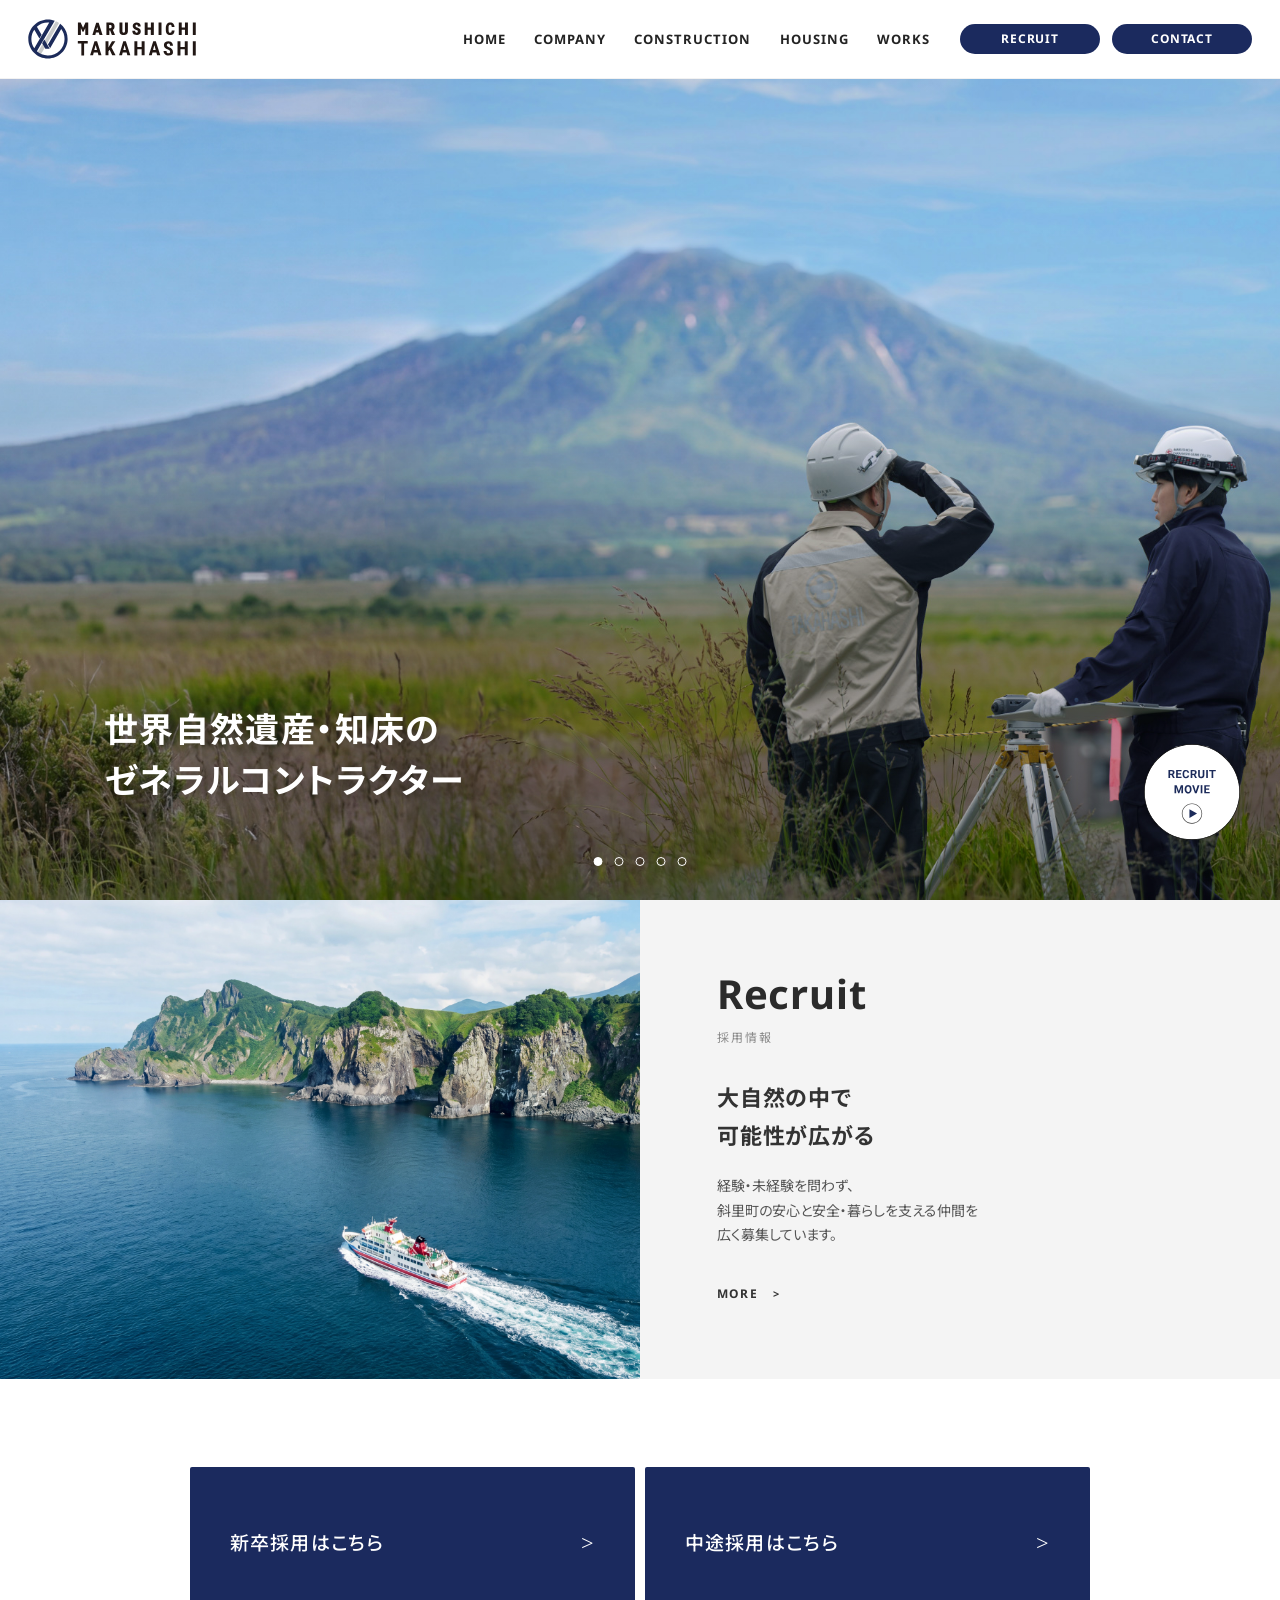
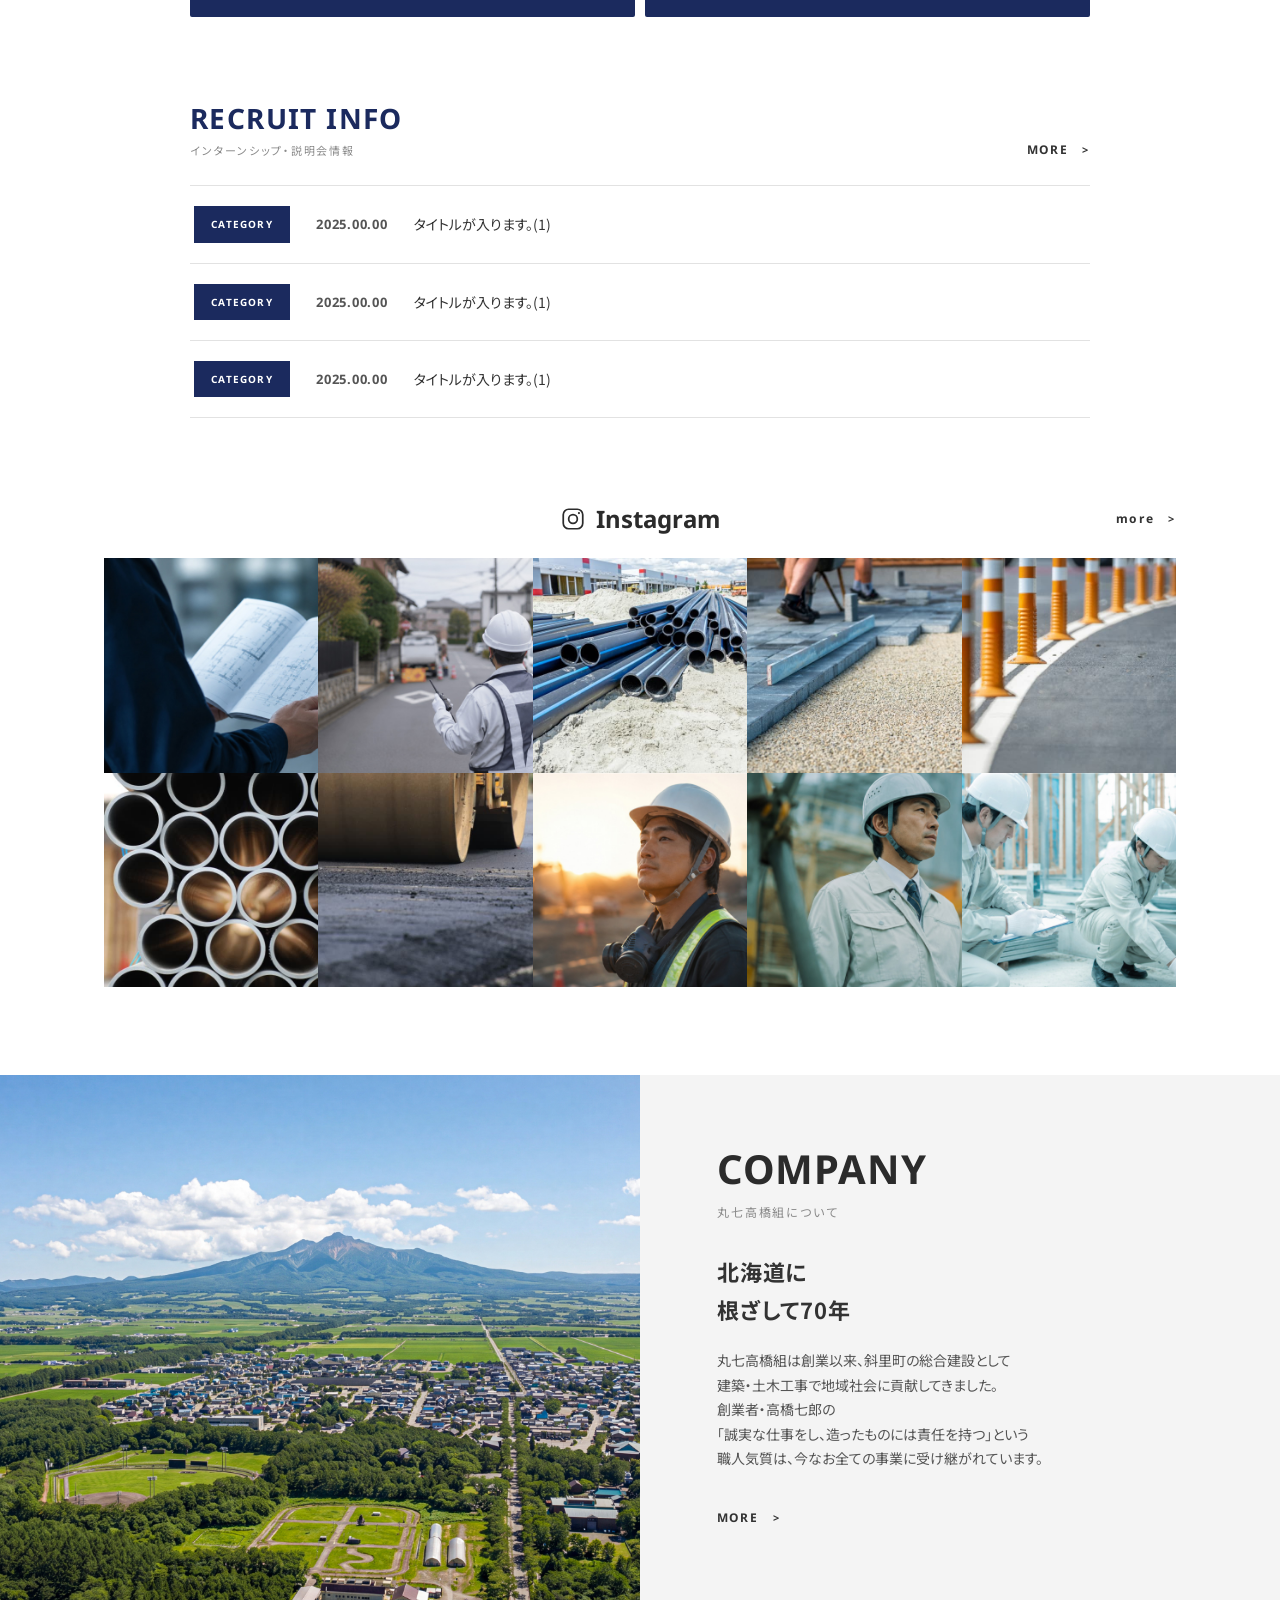
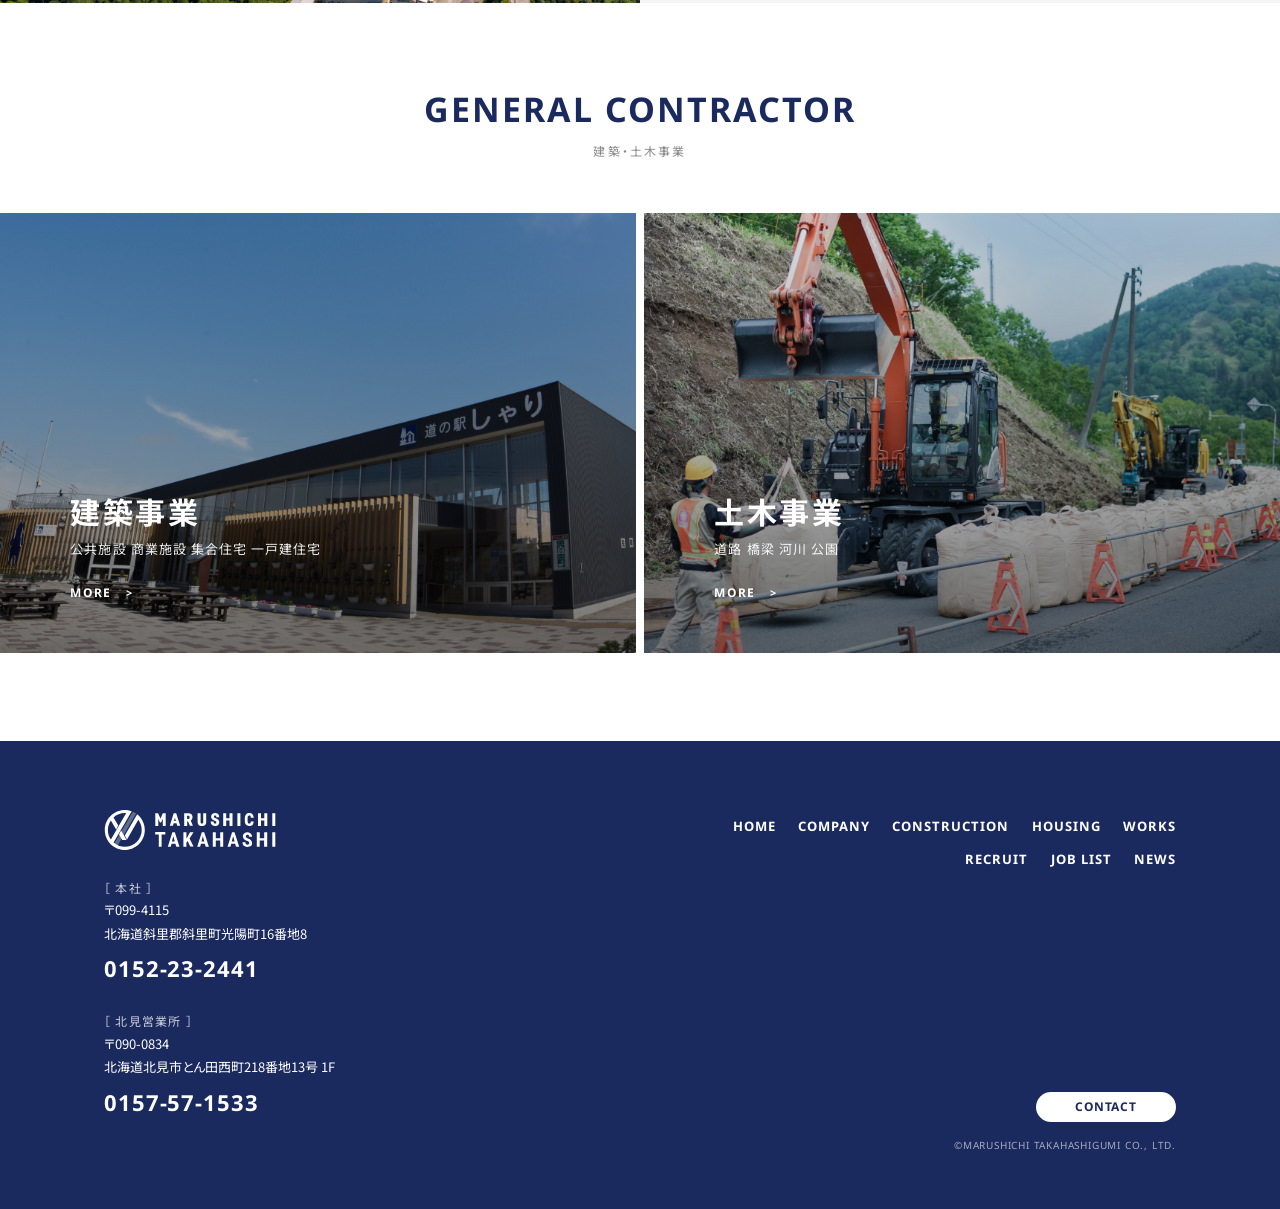
<file: index.html>
<!DOCTYPE html>
<html lang="ja">
<head>
<meta charset="UTF-8">
<meta name="viewport" content="width=device-width, initial-scale=1.0">
<title>丸七高橋組｜世界自然遺産・知床のゼネラルコントラクター</title>
<meta name="description" content="北海道斜里町の総合建設会社・丸七高橋組。建築・土木工事から注文住宅まで、知床・道東エリアで地域の暮らしを支えるゼネラルコントラクターです。">
<link rel="preconnect" href="https://fonts.googleapis.com">
<link rel="preconnect" href="https://fonts.gstatic.com" crossorigin>
<link href="https://fonts.googleapis.com/css2?family=Noto+Sans+JP:wght@400;500;700&family=Noto+Sans:wght@400;500;700;800&display=swap" rel="stylesheet">
<link rel="stylesheet" href="assets/css/style.css">
<link rel="icon" href="/favicon.ico" sizes="any">
<link rel="icon" type="image/svg+xml" href="/favicon.svg">
<link rel="icon" type="image/png" sizes="32x32" href="/favicon-32x32.png">
<link rel="apple-touch-icon" href="/apple-touch-icon.png">
<link rel="manifest" href="/site.webmanifest">
<!-- 構造化データ（JSON-LD）-->
<script type="application/ld+json">
{
  "@context": "https://schema.org",
  "@graph": [
    {
      "@type": "GeneralContractor",
      "@id": "https://marusichi-web.vercel.app/#organization",
      "name": "株式会社丸七高橋組",
      "alternateName": "MARUSHICHI TAKAHASHI",
      "url": "https://marusichi-web.vercel.app/",
      "logo": "https://marusichi-web.vercel.app/images/common/logo_col.svg",
      "image": "https://marusichi-web.vercel.app/images/common/logo_col.svg",
      "description": "北海道斜里町の総合建設会社。建築・土木工事から注文住宅まで、知床・道東エリアで地域の暮らしを支えるゼネラルコントラクターです。",
      "telephone": "+81-152-23-2441",
      "faxNumber": "+81-152-23-3052",
      "foundingDate": "1958-05",
      "founder": { "@type": "Person", "name": "高橋七郎" },
      "address": {
        "@type": "PostalAddress",
        "postalCode": "099-4115",
        "addressRegion": "北海道",
        "addressLocality": "斜里郡斜里町",
        "streetAddress": "光陽町16番地8",
        "addressCountry": "JP"
      },
      "areaServed": { "@type": "AdministrativeArea", "name": "北海道オホーツク・知床エリア" },
      "openingHoursSpecification": [
        {
          "@type": "OpeningHoursSpecification",
          "dayOfWeek": ["Monday", "Tuesday", "Wednesday", "Thursday", "Friday"],
          "opens": "08:00",
          "closes": "17:00"
        }
      ],
      "sameAs": ["https://www.instagram.com/marushichi_takahashi/"],
      "department": [
        {
          "@type": "GeneralContractor",
          "name": "株式会社丸七高橋組 北見営業所",
          "telephone": "+81-157-57-1533",
          "address": {
            "@type": "PostalAddress",
            "postalCode": "090-0834",
            "addressRegion": "北海道",
            "addressLocality": "北見市",
            "streetAddress": "とん田西町218番地13号 1F",
            "addressCountry": "JP"
          }
        }
      ]
    },
    {
      "@type": "WebSite",
      "@id": "https://marusichi-web.vercel.app/#website",
      "url": "https://marusichi-web.vercel.app/",
      "name": "株式会社丸七高橋組",
      "inLanguage": "ja",
      "publisher": { "@id": "https://marusichi-web.vercel.app/#organization" }
    }
  ]
}
</script>
</head>
<body>

<!-- ========== ヘッダー ========== -->
<header class="site-header">
  <div class="header-inner">
    <a href="index.html" class="header-logo"><img src="images/common/logo_col.svg" alt="丸七高橋組"></a>
    <nav class="gnav">
      <ul class="gnav-list">
        <li><a href="index.html">HOME</a></li>
        <li><a href="company.html">COMPANY</a></li>
        <li><a href="construction.html">CONSTRUCTION</a></li>
        <li><a href="housing.html">HOUSING</a></li>
        <li><a href="works.html">WORKS</a></li>
      </ul>
      <div class="gnav-btns">
        <a href="recruit.html" class="btn-pill">RECRUIT</a>
        <a href="contact.html" class="btn-pill">CONTACT</a>
      </div>
      <button class="hamburger" aria-label="メニュー"><span></span><span></span><span></span></button>
    </nav>
  </div>
</header>

<!-- ========== ドロワー ========== -->
<div class="drawer">
  <ul class="drawer-list">
    <li><a href="index.html">HOME<span class="jp">ホーム</span></a></li>
    <li><a href="company.html">COMPANY<span class="jp">会社案内</span></a></li>
    <li><a href="construction.html">CONSTRUCTION<span class="jp">建築・土木</span></a></li>
    <li><a href="housing.html">HOUSING<span class="jp">住宅事業</span></a></li>
    <li><a href="works.html">WORKS<span class="jp">施工実績</span></a></li>
    <li><a href="recruit.html">RECRUIT<span class="jp">採用情報</span></a></li>
    <li><a href="joblist.html">JOB LIST<span class="jp">求人募集</span></a></li>
    <li><a href="news.html">NEWS<span class="jp">お知らせ</span></a></li>
  </ul>
  <div class="drawer-btns">
    <a href="contact.html">CONTACT</a>
  </div>
</div>

<main>

<!-- ========== ヒーロー ========== -->
<section class="hero">
  <div class="hero-slides">
    <div class="hero-slide is-active" style="background-image:url('images/top/top-slide01.jpg')"></div>
    <div class="hero-slide" style="background-image:url('images/top/top-slide02.jpg')"></div>
    <div class="hero-slide" style="background-image:url('images/top/top-slide03.jpg')"></div>
    <div class="hero-slide" style="background-image:url('images/top/top-slide04.jpg')"></div>
    <div class="hero-slide" style="background-image:url('images/top/top-slide05.jpg')"></div>
  </div>
  <div class="hero-copy">
    <h1>世界自然遺産・知床の<br>ゼネラルコントラクター</h1>
  </div>
  <div class="hero-dots">
    <button class="is-active" aria-label="1"></button>
    <button aria-label="2"></button>
    <button aria-label="3"></button>
    <button aria-label="4"></button>
    <button aria-label="5"></button>
  </div>
  <a href="#" class="hero-movie" data-movie="LJQOzrtByCI" aria-label="RECRUIT MOVIE">
    <img src="images/common/recruit_movie_btn.svg" alt="RECRUIT MOVIE">
  </a>
</section>

<!-- ========== Recruit ブロック ========== -->
<section class="split band-wrap">
  <div class="split-img" style="background-image:url('images/top/top-recruit.jpg')"></div>
  <div class="split-body">
    <p class="en-title">Recruit</p>
    <p class="jp-sub">採用情報</p>
    <p class="lead">大自然の中で<br>可能性が広がる</p>
    <p class="desc">経験・未経験を問わず、<br class="br-pc">斜里町の安心と安全・暮らしを支える仲間を<br class="br-pc">広く募集しています。</p>
    <a href="recruit.html" class="more">MORE <span class="arrow">&gt;</span></a>
  </div>
</section>

<!-- ========== 新卒 / 中途 2ボタン ========== -->
<section class="section">
  <div class="w900">
    <div class="recruit-cta">
      <a href="joblist.html">新卒採用はこちら<span class="chev">&gt;</span></a>
      <a href="#" data-link="recruit-site">中途採用はこちら<span class="chev">&gt;</span></a>
    </div>
  </div>
</section>

<!-- ========== RECRUIT INFO ========== -->
<section class="section" style="padding-top:0;">
  <div class="w900">
    <div class="info-head">
      <div>
        <p class="en-title">RECRUIT INFO</p>
        <p class="jp-sub">インターンシップ・説明会情報</p>
      </div>
      <a href="news.html" class="more">MORE <span class="arrow">&gt;</span></a>
    </div>
    <ul class="news-list">
      <li class="news-row"><span class="news-cat">CATEGORY</span><span class="news-date">2025.00.00</span><span class="news-ttl">タイトルが入ります。(1)</span></li>
      <li class="news-row"><span class="news-cat">CATEGORY</span><span class="news-date">2025.00.00</span><span class="news-ttl">タイトルが入ります。(1)</span></li>
      <li class="news-row"><span class="news-cat">CATEGORY</span><span class="news-date">2025.00.00</span><span class="news-ttl">タイトルが入ります。(1)</span></li>
    </ul>
  </div>
</section>

<!-- ========== Instagram ========== -->
<section class="section" style="padding-top:0;">
  <div class="wrap">
    <div class="insta-head">
      <a href="#" class="ig" data-link="instagram">
        <svg viewBox="0 0 24 24" fill="none" stroke="#2b2b2b" stroke-width="1.6"><rect x="3" y="3" width="18" height="18" rx="5"/><circle cx="12" cy="12" r="4"/><circle cx="17.5" cy="6.5" r="1" fill="#2b2b2b" stroke="none"/></svg>
        Instagram
      </a>
      <a href="#" class="more" data-link="instagram">more <span class="arrow">&gt;</span></a>
    </div>
    <div class="insta-grid">
      <a href="#" data-link="instagram"><img src="images/top/Instagram-dummy01.jpg" alt=""></a>
      <a href="#" data-link="instagram"><img src="images/top/Instagram-dummy02.jpg" alt=""></a>
      <a href="#" data-link="instagram"><img src="images/top/Instagram-dummy03.jpg" alt=""></a>
      <a href="#" data-link="instagram"><img src="images/top/Instagram-dummy04.jpg" alt=""></a>
      <a href="#" data-link="instagram"><img src="images/top/Instagram-dummy05.jpg" alt=""></a>
      <a href="#" data-link="instagram"><img src="images/top/Instagram-dummy06.jpg" alt=""></a>
      <a href="#" data-link="instagram"><img src="images/top/Instagram-dummy07.jpg" alt=""></a>
      <a href="#" data-link="instagram"><img src="images/top/Instagram-dummy08.jpg" alt=""></a>
      <a href="#" data-link="instagram"><img src="images/top/Instagram-dummy09.jpg" alt=""></a>
      <a href="#" data-link="instagram"><img src="images/top/Instagram-dummy10.jpg" alt=""></a>
    </div>
  </div>
</section>

<!-- ========== COMPANY ブロック ========== -->
<section class="split band-wrap">
  <div class="split-img" style="background-image:url('images/top/top-company.jpg')"></div>
  <div class="split-body">
    <p class="en-title">COMPANY</p>
    <p class="jp-sub">丸七高橋組について</p>
    <p class="lead">北海道に<br>根ざして70年</p>
    <p class="desc">丸七高橋組は創業以来、斜里町の総合建設として<br class="br-pc">建築・土木工事で地域社会に貢献してきました。<br class="br-pc">創業者・高橋七郎の<br class="br-pc">「誠実な仕事をし、造ったものには責任を持つ」という<br class="br-pc">職人気質は、今なお全ての事業に受け継がれています。</p>
    <a href="company.html" class="more">MORE <span class="arrow">&gt;</span></a>
  </div>
</section>

<!-- ========== GENERAL CONTRACTOR ========== -->
<section class="section">
  <div class="wrap">
    <div class="sec-head">
      <p class="en-title">GENERAL CONTRACTOR</p>
      <span class="jp-sub">建築・土木事業</span>
    </div>
    <div class="service-cards full">
      <div class="service-card">
        <img src="images/top/top-service-brn01.jpg" alt="建築事業">
        <div class="cap">
          <h3>建築事業</h3>
          <p class="tags">公共施設 商業施設 集合住宅 一戸建住宅</p>
          <span class="more">MORE <span class="arrow">&gt;</span></span>
        </div>
        <a href="construction.html" class="stretch" aria-label="建築事業"></a>
      </div>
      <div class="service-card">
        <img src="images/top/top-service-brn02.jpg" alt="土木事業">
        <div class="cap">
          <h3>土木事業</h3>
          <p class="tags">道路 橋梁 河川 公園</p>
          <span class="more">MORE <span class="arrow">&gt;</span></span>
        </div>
        <a href="construction.html#civil" class="stretch" aria-label="土木事業"></a>
      </div>
    </div>
  </div>
</section>

</main>

<!-- ========== フッター ========== -->
<footer class="site-footer">
  <div class="footer-inner">
    <div class="footer-left">
      <div class="footer-logo"><img src="images/common/logo_wh.svg" alt="丸七高橋組"></div>
      <div class="footer-office">
        <p class="label">［ 本社 ］</p>
        <p>〒099-4115<br>北海道斜里郡斜里町光陽町16番地8</p>
        <p class="tel">0152-23-2441</p>
      </div>
      <div class="footer-office">
        <p class="label">［ 北見営業所 ］</p>
        <p>〒090-0834<br>北海道北見市とん田西町218番地13号 1F</p>
        <p class="tel">0157-57-1533</p>
      </div>
    </div>
    <div class="footer-right">
      <nav class="footer-nav">
        <div class="row">
          <a href="index.html">HOME</a><a href="company.html">COMPANY</a><a href="construction.html">CONSTRUCTION</a><a href="housing.html">HOUSING</a><a href="works.html">WORKS</a>
        </div>
        <div class="row">
          <a href="recruit.html">RECRUIT</a><a href="joblist.html">JOB LIST</a><a href="news.html">NEWS</a>
        </div>
      </nav>
      <a href="contact.html" class="footer-contact">CONTACT</a>
    </div>
  </div>
  <div class="footer-bottom">
    <p class="footer-copy">©MARUSHICHI TAKAHASHIGUMI CO., LTD.</p>
  </div>
</footer>

<script src="assets/js/config.js"></script>
<script src="assets/js/main.js"></script>
</body>
</html>
</file>
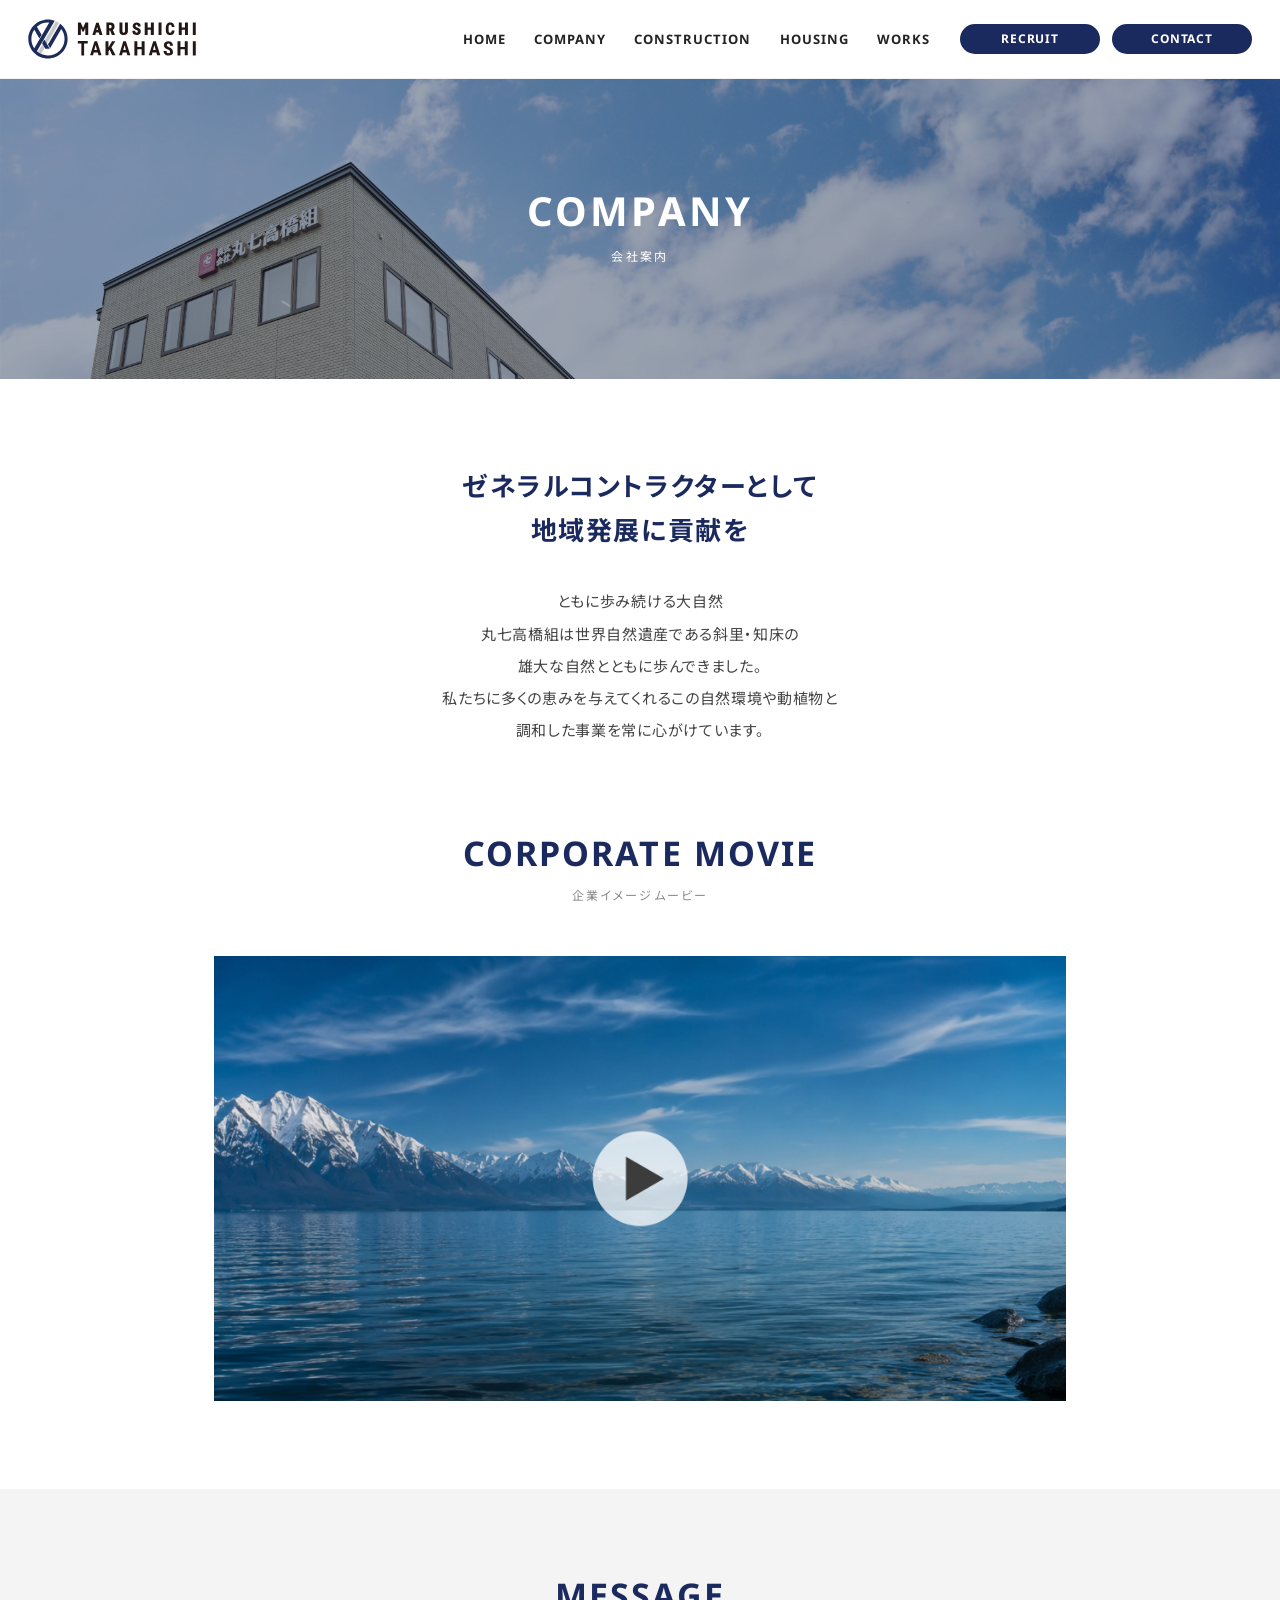
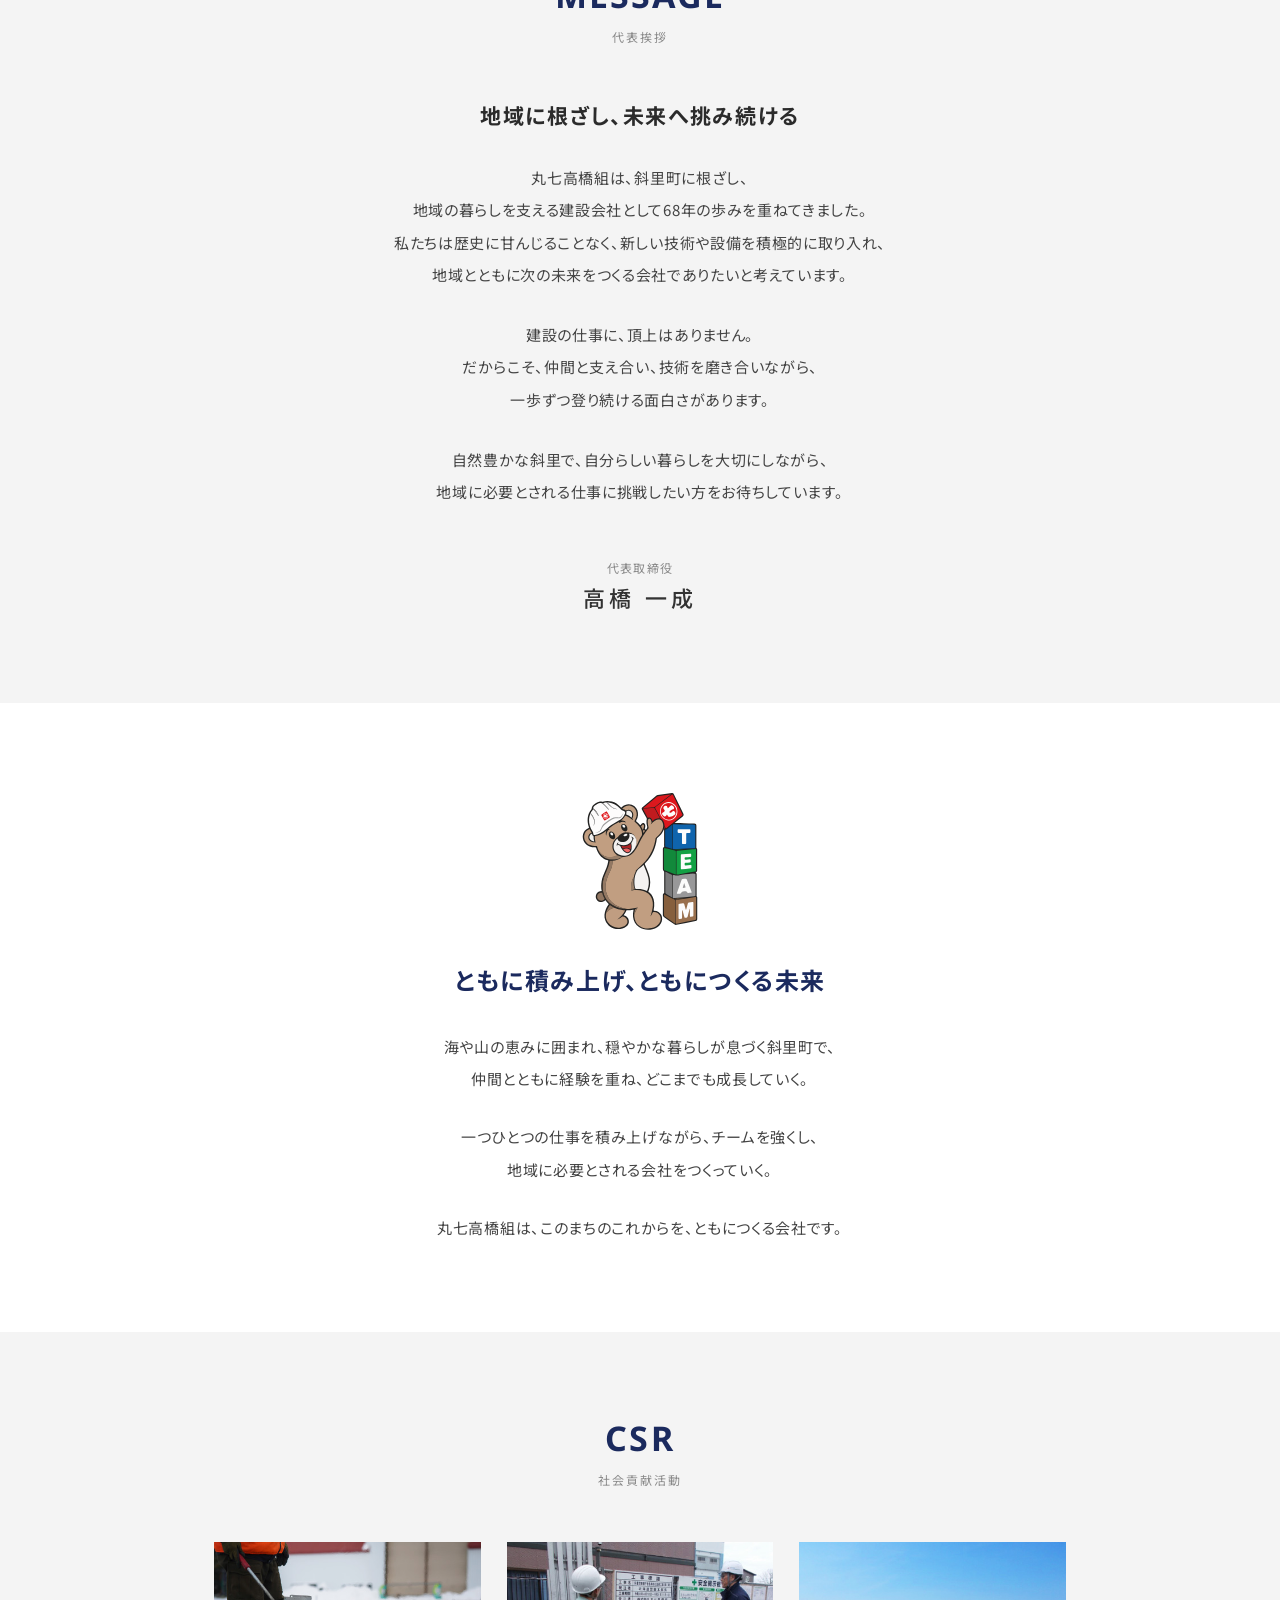
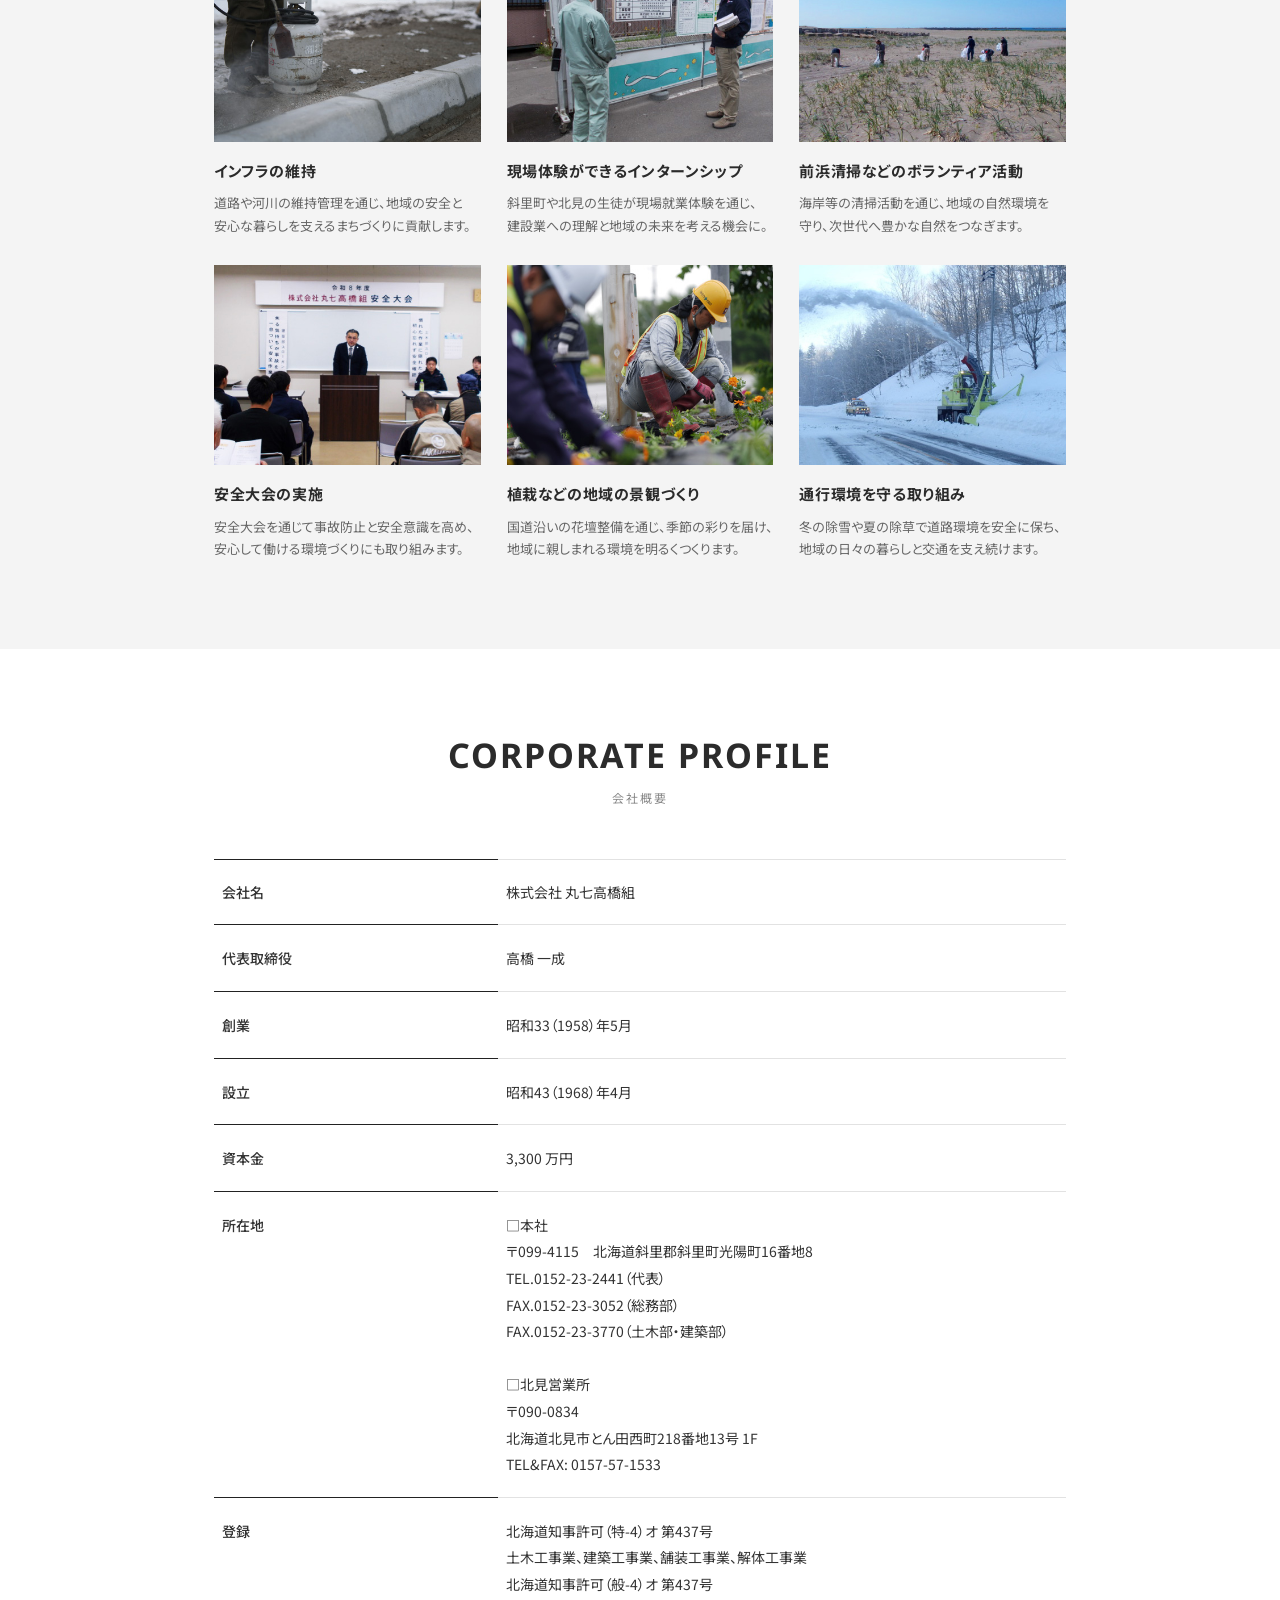
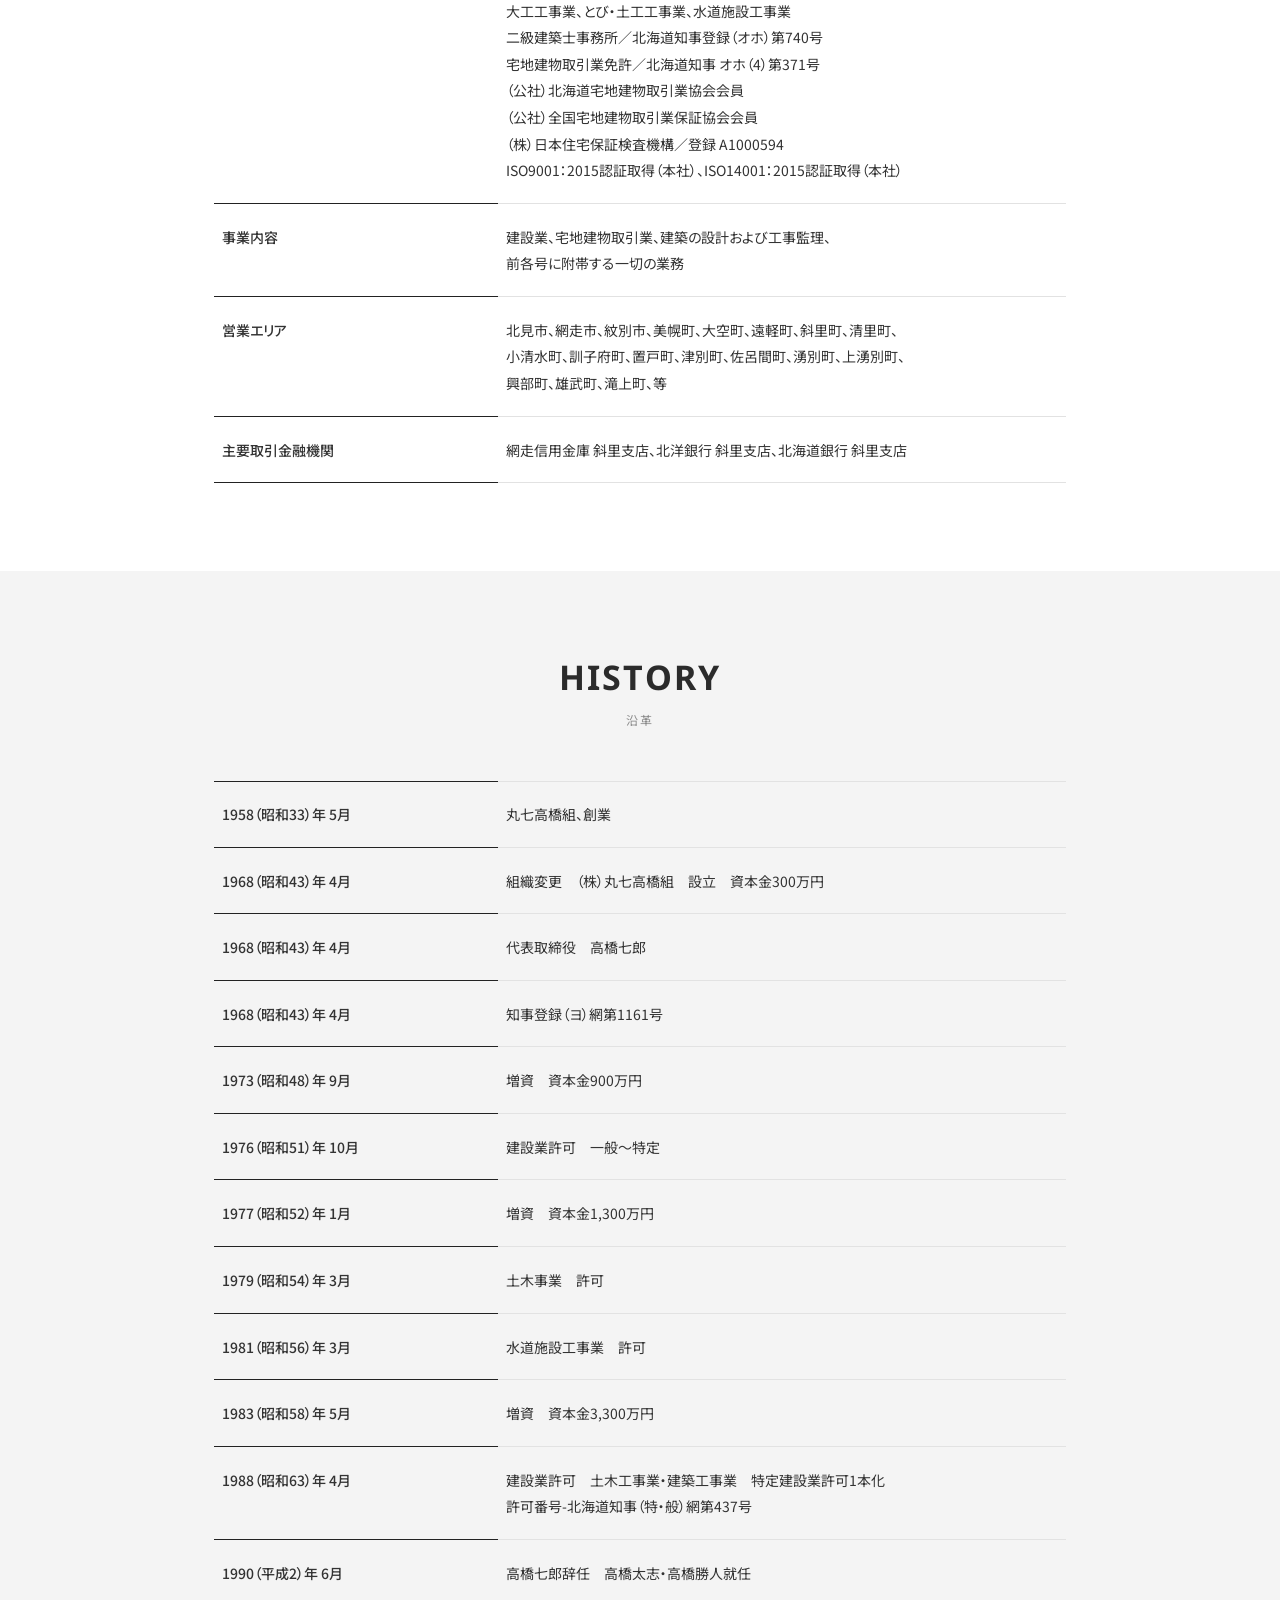
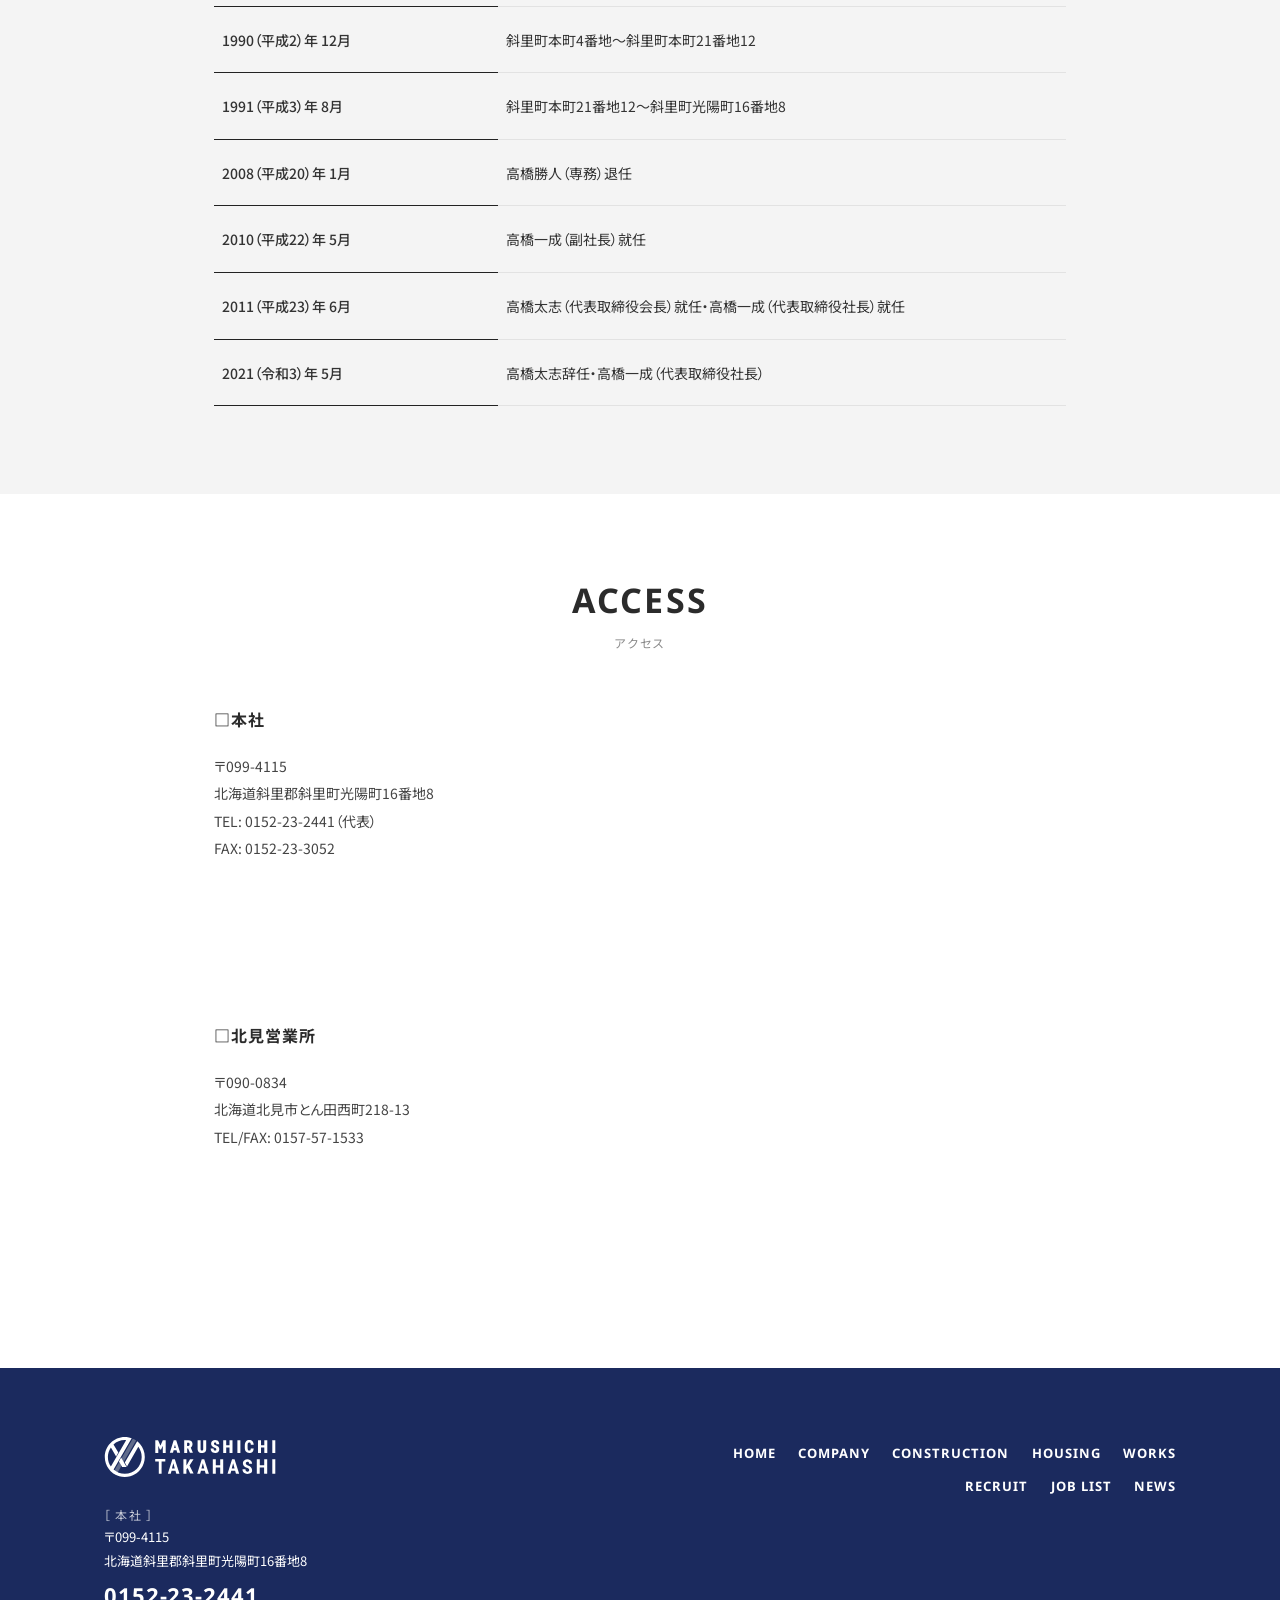
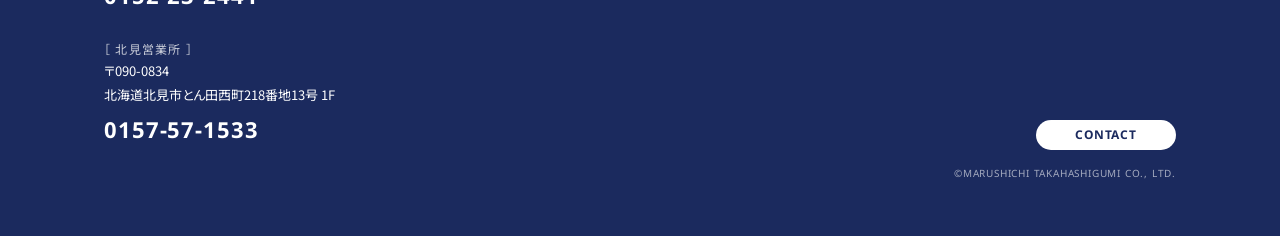
<file: company.html>
<!DOCTYPE html>
<html lang="ja">
<head>
<meta charset="UTF-8">
<meta name="viewport" content="width=device-width, initial-scale=1.0">
<title>会社案内｜丸七高橋組</title>
<meta name="description" content="北海道斜里町を拠点とする総合建設会社・丸七高橋組の会社案内。代表挨拶・社会貢献活動（CSR）・会社概要・沿革・アクセスをご紹介します。">
<link rel="preconnect" href="https://fonts.googleapis.com">
<link rel="preconnect" href="https://fonts.gstatic.com" crossorigin>
<link href="https://fonts.googleapis.com/css2?family=Noto+Sans+JP:wght@400;500;700&family=Noto+Sans:wght@400;500;700;800&display=swap" rel="stylesheet">
<link rel="stylesheet" href="assets/css/style.css">
<link rel="icon" href="/favicon.ico" sizes="any">
<link rel="icon" type="image/svg+xml" href="/favicon.svg">
<link rel="icon" type="image/png" sizes="32x32" href="/favicon-32x32.png">
<link rel="apple-touch-icon" href="/apple-touch-icon.png">
<link rel="manifest" href="/site.webmanifest">
<style>
/* ========== COMPANY ページ固有スタイル ========== */
/* ページ内コンテンツの最大幅を900pxに統一（ヒーロー/ヘッダー/フッターは除く） */
.wrap { max-width: 900px; }
.company-lead-sec { padding: 84px 0 0; }
.company-lead-sec .page-lead .head {
  font-size: 26px; font-weight: 700; line-height: 1.7;
  letter-spacing: .06em; color: var(--navy); margin-bottom: 34px;
}
.company-lead-sec .page-lead .body { font-size: 15px; line-height: 2.15; color: #444; }

/* MESSAGE 本文 */
.company-message .page-lead .sub-ttl { font-size: 21px; font-weight: 700; letter-spacing: .08em; color: #2b2b2b; margin-bottom: 30px; line-height: 1.6; }
.company-message .page-lead .body { font-size: 15px; line-height: 2.15; color: #444; }
.company-message .page-lead .body + .body { margin-top: 28px; }
.company-message .sign { text-align: center; margin-top: 44px; line-height: 1.6; }
.company-message .sign .role { font-size: 12px; letter-spacing: .1em; color: var(--sub); }
.company-message .sign .name { font-size: 22px; font-weight: 500; letter-spacing: .2em; margin-top: 8px; }

/* キャラクター帯 */
.company-character { text-align: center; }
.company-character .char-img { width: 118px; margin: 0 auto 28px; }
.company-character .char-head {
  font-size: 24px; font-weight: 700; line-height: 1.7;
  letter-spacing: .06em; color: var(--navy); margin-bottom: 30px;
}
.company-character .char-body { font-size: 15px; line-height: 2.15; color: #444; }
.company-character .char-body + .char-body { margin-top: 26px; }

/* CSR カード見出し左寄せ */
.company-csr .card-item h4 { color: #2b2b2b; }

/* ACCESS */
.company-access .access-item { display: grid; grid-template-columns: 340px 1fr; gap: 48px; align-items: start; }
.company-access .access-item + .access-item { margin-top: 56px; }
.company-access .access-item .info .label {
  font-size: 16px; font-weight: 700; letter-spacing: .06em; color: #2b2b2b; margin-bottom: 18px;
}
.company-access .access-item .info p { font-size: 14px; line-height: 1.95; color: #444; }
.company-access .access-item .map iframe { width: 100%; height: 260px; border: 0; display: block; }

@media (max-width: 767px){
  .company-lead-sec { padding: 52px 0 0; }
  .company-lead-sec .page-lead .head { font-size: 21px; }
  .company-character .char-head { font-size: 20px; }
  .company-access .access-item { grid-template-columns: 1fr; gap: 20px; }
  .company-access .access-item + .access-item { margin-top: 40px; }
}
</style>
</head>
<body>

<!-- ========== ヘッダー ========== -->
<header class="site-header">
  <div class="header-inner">
    <a href="index.html" class="header-logo"><img src="images/common/logo_col.svg" alt="丸七高橋組"></a>
    <nav class="gnav">
      <ul class="gnav-list">
        <li><a href="index.html">HOME</a></li>
        <li><a href="company.html">COMPANY</a></li>
        <li><a href="construction.html">CONSTRUCTION</a></li>
        <li><a href="housing.html">HOUSING</a></li>
        <li><a href="works.html">WORKS</a></li>
      </ul>
      <div class="gnav-btns">
        <a href="recruit.html" class="btn-pill">RECRUIT</a>
        <a href="contact.html" class="btn-pill">CONTACT</a>
      </div>
      <button class="hamburger" aria-label="メニュー"><span></span><span></span><span></span></button>
    </nav>
  </div>
</header>

<!-- ========== ドロワー ========== -->
<div class="drawer">
  <ul class="drawer-list">
    <li><a href="index.html">HOME<span class="jp">ホーム</span></a></li>
    <li><a href="company.html">COMPANY<span class="jp">会社案内</span></a></li>
    <li><a href="construction.html">CONSTRUCTION<span class="jp">建築・土木</span></a></li>
    <li><a href="housing.html">HOUSING<span class="jp">住宅事業</span></a></li>
    <li><a href="works.html">WORKS<span class="jp">施工実績</span></a></li>
    <li><a href="recruit.html">RECRUIT<span class="jp">採用情報</span></a></li>
    <li><a href="joblist.html">JOB LIST<span class="jp">求人募集</span></a></li>
    <li><a href="news.html">NEWS<span class="jp">お知らせ</span></a></li>
  </ul>
  <div class="drawer-btns">
    <a href="contact.html">CONTACT</a>
  </div>
</div>

<main>

<!-- ========== ページヒーロー ========== -->
<section class="page-hero" style="background-image:url('images/company/company-head.jpg')">
  <div class="inner">
    <p class="en">COMPANY</p>
    <span class="jp">会社案内</span>
  </div>
</section>

<!-- ========== リード ========== -->
<section class="company-lead-sec">
  <div class="wrap">
    <div class="page-lead">
      <p class="head">ゼネラルコントラクターとして<br>地域発展に貢献を</p>
      <p class="body">
        ともに歩み続ける大自然<br>
        丸七高橋組は世界自然遺産である斜里・知床の<br class="br-pc">
        雄大な自然とともに歩んできました。<br>
        私たちに多くの恵みを与えてくれるこの自然環境や動植物と<br class="br-pc">
        調和した事業を常に心がけています。
      </p>
    </div>
  </div>
</section>

<!-- ========== CORPORATE MOVIE ========== -->
<section class="section">
  <div class="wrap">
    <div class="sec-head">
      <p class="en-title">CORPORATE MOVIE</p>
      <span class="jp-sub">企業イメージムービー</span>
    </div>
    <a href="#" class="movie-box" data-movie="gjFNEufrs6M" aria-label="企業イメージムービーを再生">
      <img src="images/company/company-movie-btn.jpg" alt="企業イメージムービー">
      <span class="play"></span>
    </a>
  </div>
</section>

<!-- ========== MESSAGE ========== -->
<section class="section band company-message">
  <div class="wrap">
    <div class="sec-head">
      <p class="en-title">MESSAGE</p>
      <span class="jp-sub">代表挨拶</span>
    </div>
    <div class="page-lead">
      <p class="sub-ttl">地域に根ざし、未来へ挑み続ける</p>
      <p class="body">
        丸七高橋組は、斜里町に根ざし、<br class="br-pc">
        地域の暮らしを支える建設会社として68年の歩みを重ねてきました。<br class="br-pc">
        私たちは歴史に甘んじることなく、新しい技術や設備を積極的に取り入れ、<br class="br-pc">
        地域とともに次の未来をつくる会社でありたいと考えています。
      </p>
      <p class="body">
        建設の仕事に、頂上はありません。<br class="br-pc">
        だからこそ、仲間と支え合い、技術を磨き合いながら、<br class="br-pc">
        一歩ずつ登り続ける面白さがあります。
      </p>
      <p class="body">
        自然豊かな斜里で、自分らしい暮らしを大切にしながら、<br class="br-pc">
        地域に必要とされる仕事に挑戦したい方をお待ちしています。
      </p>
      <p class="sign">
        <span class="role">代表取締役</span><br>
        <span class="name">高橋 一成</span>
      </p>
    </div>
  </div>
</section>

<!-- ========== キャラクター帯 ========== -->
<section class="section company-character">
  <div class="wrap">
    <div class="char-img"><img src="images/company/character_01.svg" alt="丸七高橋組 キャラクター"></div>
    <p class="char-head">ともに積み上げ、ともにつくる未来</p>
    <div class="page-lead">
      <p class="char-body">
        海や山の恵みに囲まれ、穏やかな暮らしが息づく斜里町で、<br>
        仲間とともに経験を重ね、どこまでも成長していく。
      </p>
      <p class="char-body">
        一つひとつの仕事を積み上げながら、チームを強くし、<br>
        地域に必要とされる会社をつくっていく。
      </p>
      <p class="char-body">
        丸七高橋組は、このまちのこれからを、ともにつくる会社です。
      </p>
    </div>
  </div>
</section>

<!-- ========== CSR ========== -->
<section class="section band company-csr">
  <div class="wrap">
    <div class="sec-head">
      <p class="en-title">CSR</p>
      <span class="jp-sub">社会貢献活動</span>
    </div>
    <div class="cards-3">
      <div class="card-item">
        <div class="thumb"><img src="images/company/company-csr01.jpg" alt="インフラの維持"></div>
        <h4>インフラの維持</h4>
        <p>道路や河川の維持管理を通じ、地域の安全と安心な暮らしを支えるまちづくりに貢献します。</p>
      </div>
      <div class="card-item">
        <div class="thumb"><img src="images/company/company-csr02.jpg" alt="現場体験ができるインターンシップ"></div>
        <h4>現場体験ができるインターンシップ</h4>
        <p>斜里町や北見の生徒が現場就業体験を通じ、建設業への理解と地域の未来を考える機会に。</p>
      </div>
      <div class="card-item">
        <div class="thumb"><img src="images/company/company-csr03.jpg" alt="前浜清掃などのボランティア活動"></div>
        <h4>前浜清掃などのボランティア活動</h4>
        <p>海岸等の清掃活動を通じ、地域の自然環境を守り、次世代へ豊かな自然をつなぎます。</p>
      </div>
      <div class="card-item">
        <div class="thumb"><img src="images/company/company-csr04.jpg" alt="安全大会の実施"></div>
        <h4>安全大会の実施</h4>
        <p>安全大会を通じて事故防止と安全意識を高め、安心して働ける環境づくりにも取り組みます。</p>
      </div>
      <div class="card-item">
        <div class="thumb"><img src="images/company/company-csr05.jpg" alt="植栽などの地域の景観づくり"></div>
        <h4>植栽などの地域の景観づくり</h4>
        <p>国道沿いの花壇整備を通じ、季節の彩りを届け、地域に親しまれる環境を明るくつくります。</p>
      </div>
      <div class="card-item">
        <div class="thumb"><img src="images/company/company-csr06.jpg" alt="通行環境を守る取り組み"></div>
        <h4>通行環境を守る取り組み</h4>
        <p>冬の除雪や夏の除草で道路環境を安全に保ち、地域の日々の暮らしと交通を支え続けます。</p>
      </div>
    </div>
  </div>
</section>

<!-- ========== CORPORATE PROFILE ========== -->
<section class="section">
  <div class="wrap">
    <div class="sec-head">
      <p class="en-title dark">CORPORATE PROFILE</p>
      <span class="jp-sub">会社概要</span>
    </div>
    <table class="spec-table top-line">
      <tbody>
        <tr>
          <th>会社名</th>
          <td>株式会社 丸七高橋組</td>
        </tr>
        <tr>
          <th>代表取締役</th>
          <td>高橋 一成</td>
        </tr>
        <tr>
          <th>創業</th>
          <td>昭和33（1958）年5月</td>
        </tr>
        <tr>
          <th>設立</th>
          <td>昭和43（1968）年4月</td>
        </tr>
        <tr>
          <th>資本金</th>
          <td>3,300 万円</td>
        </tr>
        <tr>
          <th>所在地</th>
          <td>
            □本社<br>
            〒099-4115　北海道斜里郡斜里町光陽町16番地8<br>
            TEL.0152-23-2441（代表）<br>
            FAX.0152-23-3052（総務部）<br>
            FAX.0152-23-3770（土木部・建築部）<br><br>
            □北見営業所<br>
            〒090-0834<br>
            北海道北見市とん田西町218番地13号 1F<br>
            TEL&amp;FAX: 0157-57-1533
          </td>
        </tr>
        <tr>
          <th>登録</th>
          <td>
            北海道知事許可（特-4）オ 第437号<br>
            土木工事業、建築工事業、舗装工事業、解体工事業<br>
            北海道知事許可（般-4）オ 第437号<br>
            大工工事業、とび・土工工事業、水道施設工事業<br>
            二級建築士事務所／北海道知事登録（オホ）第740号<br>
            宅地建物取引業免許／北海道知事 オホ（4）第371号<br>
            （公社）北海道宅地建物取引業協会会員<br>
            （公社）全国宅地建物取引業保証協会会員<br>
            （株）日本住宅保証検査機構／登録 A1000594<br>
            ISO9001：2015認証取得（本社）、ISO14001：2015認証取得（本社）
          </td>
        </tr>
        <tr>
          <th>事業内容</th>
          <td>
            建設業、宅地建物取引業、建築の設計および工事監理、<br class="br-pc">
            前各号に附帯する一切の業務
          </td>
        </tr>
        <tr>
          <th>営業エリア</th>
          <td>
            北見市、網走市、紋別市、美幌町、大空町、遠軽町、斜里町、清里町、<br class="br-pc">
            小清水町、訓子府町、置戸町、津別町、佐呂間町、湧別町、上湧別町、<br class="br-pc">
            興部町、雄武町、滝上町、等
          </td>
        </tr>
        <tr>
          <th>主要取引金融機関</th>
          <td>網走信用金庫 斜里支店、北洋銀行 斜里支店、北海道銀行 斜里支店</td>
        </tr>
      </tbody>
    </table>
  </div>
</section>

<!-- ========== HISTORY ========== -->
<section class="section band">
  <div class="wrap">
    <div class="sec-head">
      <p class="en-title dark">HISTORY</p>
      <span class="jp-sub">沿革</span>
    </div>
    <table class="spec-table top-line">
      <tbody>
        <tr><th>1958（昭和33）年 5月</th><td>丸七高橋組、創業</td></tr>
        <tr><th>1968（昭和43）年 4月</th><td>組織変更　（株）丸七高橋組　設立　資本金300万円</td></tr>
        <tr><th>1968（昭和43）年 4月</th><td>代表取締役　高橋七郎</td></tr>
        <tr><th>1968（昭和43）年 4月</th><td>知事登録（ヨ）網第1161号</td></tr>
        <tr><th>1973（昭和48）年 9月</th><td>増資　資本金900万円</td></tr>
        <tr><th>1976（昭和51）年 10月</th><td>建設業許可　一般〜特定</td></tr>
        <tr><th>1977（昭和52）年 1月</th><td>増資　資本金1,300万円</td></tr>
        <tr><th>1979（昭和54）年 3月</th><td>土木事業　許可</td></tr>
        <tr><th>1981（昭和56）年 3月</th><td>水道施設工事業　許可</td></tr>
        <tr><th>1983（昭和58）年 5月</th><td>増資　資本金3,300万円</td></tr>
        <tr><th>1988（昭和63）年 4月</th><td>建設業許可　土木工事業・建築工事業　特定建設業許可1本化<br>許可番号-北海道知事（特・般）網第437号</td></tr>
        <tr><th>1990（平成2）年 6月</th><td>高橋七郎辞任　高橋太志・高橋勝人就任</td></tr>
        <tr><th>1990（平成2）年 12月</th><td>斜里町本町4番地〜斜里町本町21番地12</td></tr>
        <tr><th>1991（平成3）年 8月</th><td>斜里町本町21番地12〜斜里町光陽町16番地8</td></tr>
        <tr><th>2008（平成20）年 1月</th><td>高橋勝人（専務）退任</td></tr>
        <tr><th>2010（平成22）年 5月</th><td>高橋一成（副社長）就任</td></tr>
        <tr><th>2011（平成23）年 6月</th><td>高橋太志（代表取締役会長）就任・高橋一成（代表取締役社長）就任</td></tr>
        <tr><th>2021（令和3）年 5月</th><td>高橋太志辞任・高橋一成（代表取締役社長）</td></tr>
      </tbody>
    </table>
  </div>
</section>

<!-- ========== ACCESS ========== -->
<section class="section company-access">
  <div class="wrap">
    <div class="sec-head">
      <p class="en-title dark">ACCESS</p>
      <span class="jp-sub">アクセス</span>
    </div>

    <div class="access-item">
      <div class="info">
        <p class="label">□本社</p>
        <p>
          〒099-4115<br>
          北海道斜里郡斜里町光陽町16番地8<br>
          TEL: 0152-23-2441（代表）<br>
          FAX: 0152-23-3052
        </p>
      </div>
      <div class="map">
        <iframe src="https://maps.google.com/maps?q=北海道斜里郡斜里町光陽町16番地8&output=embed" loading="lazy" referrerpolicy="no-referrer-when-downgrade" title="本社の地図"></iframe>
      </div>
    </div>

    <div class="access-item">
      <div class="info">
        <p class="label">□北見営業所</p>
        <p>
          〒090-0834<br>
          北海道北見市とん田西町218-13<br>
          TEL/FAX: 0157-57-1533
        </p>
      </div>
      <div class="map">
        <iframe src="https://maps.google.com/maps?q=北海道北見市とん田西町218番地13号&output=embed" loading="lazy" referrerpolicy="no-referrer-when-downgrade" title="北見営業所の地図"></iframe>
      </div>
    </div>
  </div>
</section>

</main>

<!-- ========== フッター ========== -->
<footer class="site-footer">
  <div class="footer-inner">
    <div class="footer-left">
      <div class="footer-logo"><img src="images/common/logo_wh.svg" alt="丸七高橋組"></div>
      <div class="footer-office">
        <p class="label">［ 本社 ］</p>
        <p>〒099-4115<br>北海道斜里郡斜里町光陽町16番地8</p>
        <p class="tel">0152-23-2441</p>
      </div>
      <div class="footer-office">
        <p class="label">［ 北見営業所 ］</p>
        <p>〒090-0834<br>北海道北見市とん田西町218番地13号 1F</p>
        <p class="tel">0157-57-1533</p>
      </div>
    </div>
    <div class="footer-right">
      <nav class="footer-nav">
        <div class="row">
          <a href="index.html">HOME</a><a href="company.html">COMPANY</a><a href="construction.html">CONSTRUCTION</a><a href="housing.html">HOUSING</a><a href="works.html">WORKS</a>
        </div>
        <div class="row">
          <a href="recruit.html">RECRUIT</a><a href="joblist.html">JOB LIST</a><a href="news.html">NEWS</a>
        </div>
      </nav>
      <a href="contact.html" class="footer-contact">CONTACT</a>
    </div>
  </div>
  <div class="footer-bottom">
    <p class="footer-copy">©MARUSHICHI TAKAHASHIGUMI CO., LTD.</p>
  </div>
</footer>

<script src="assets/js/config.js"></script>
<script src="assets/js/main.js"></script>
</body>
</html>
</file>
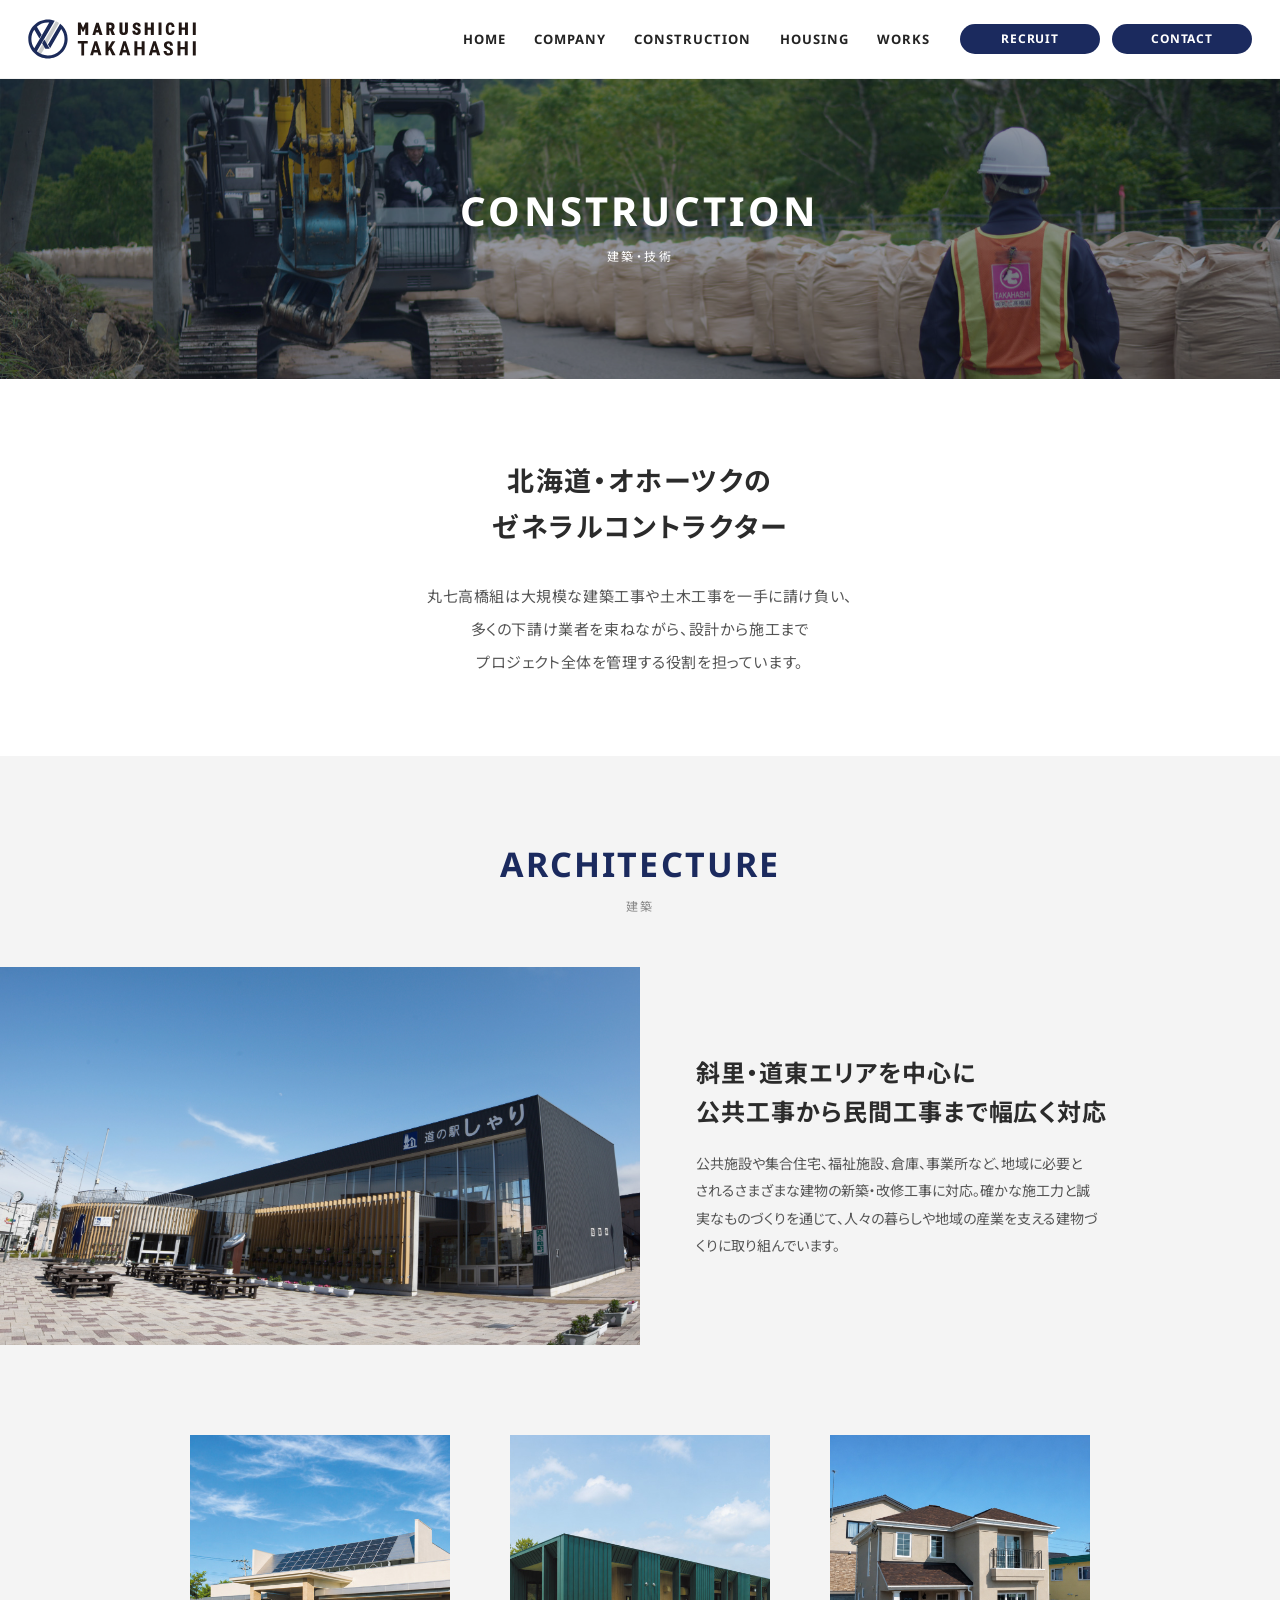
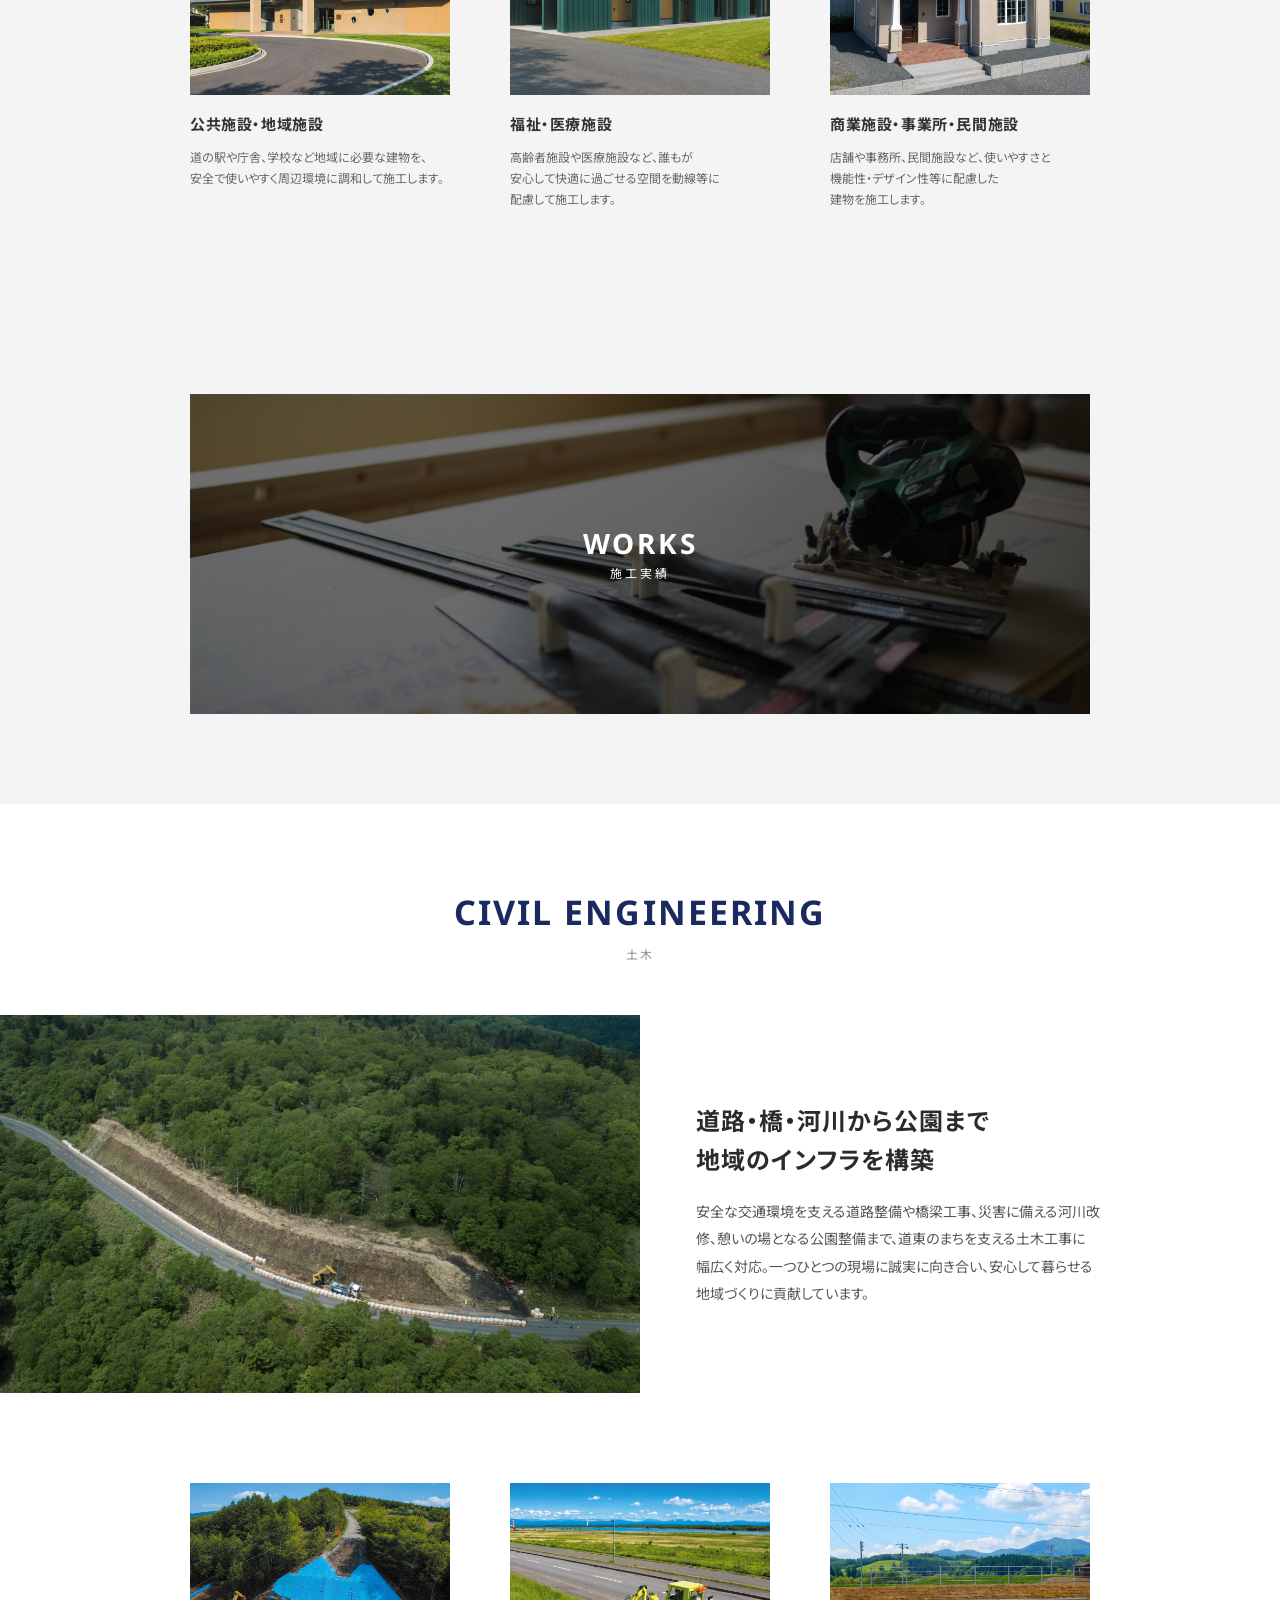
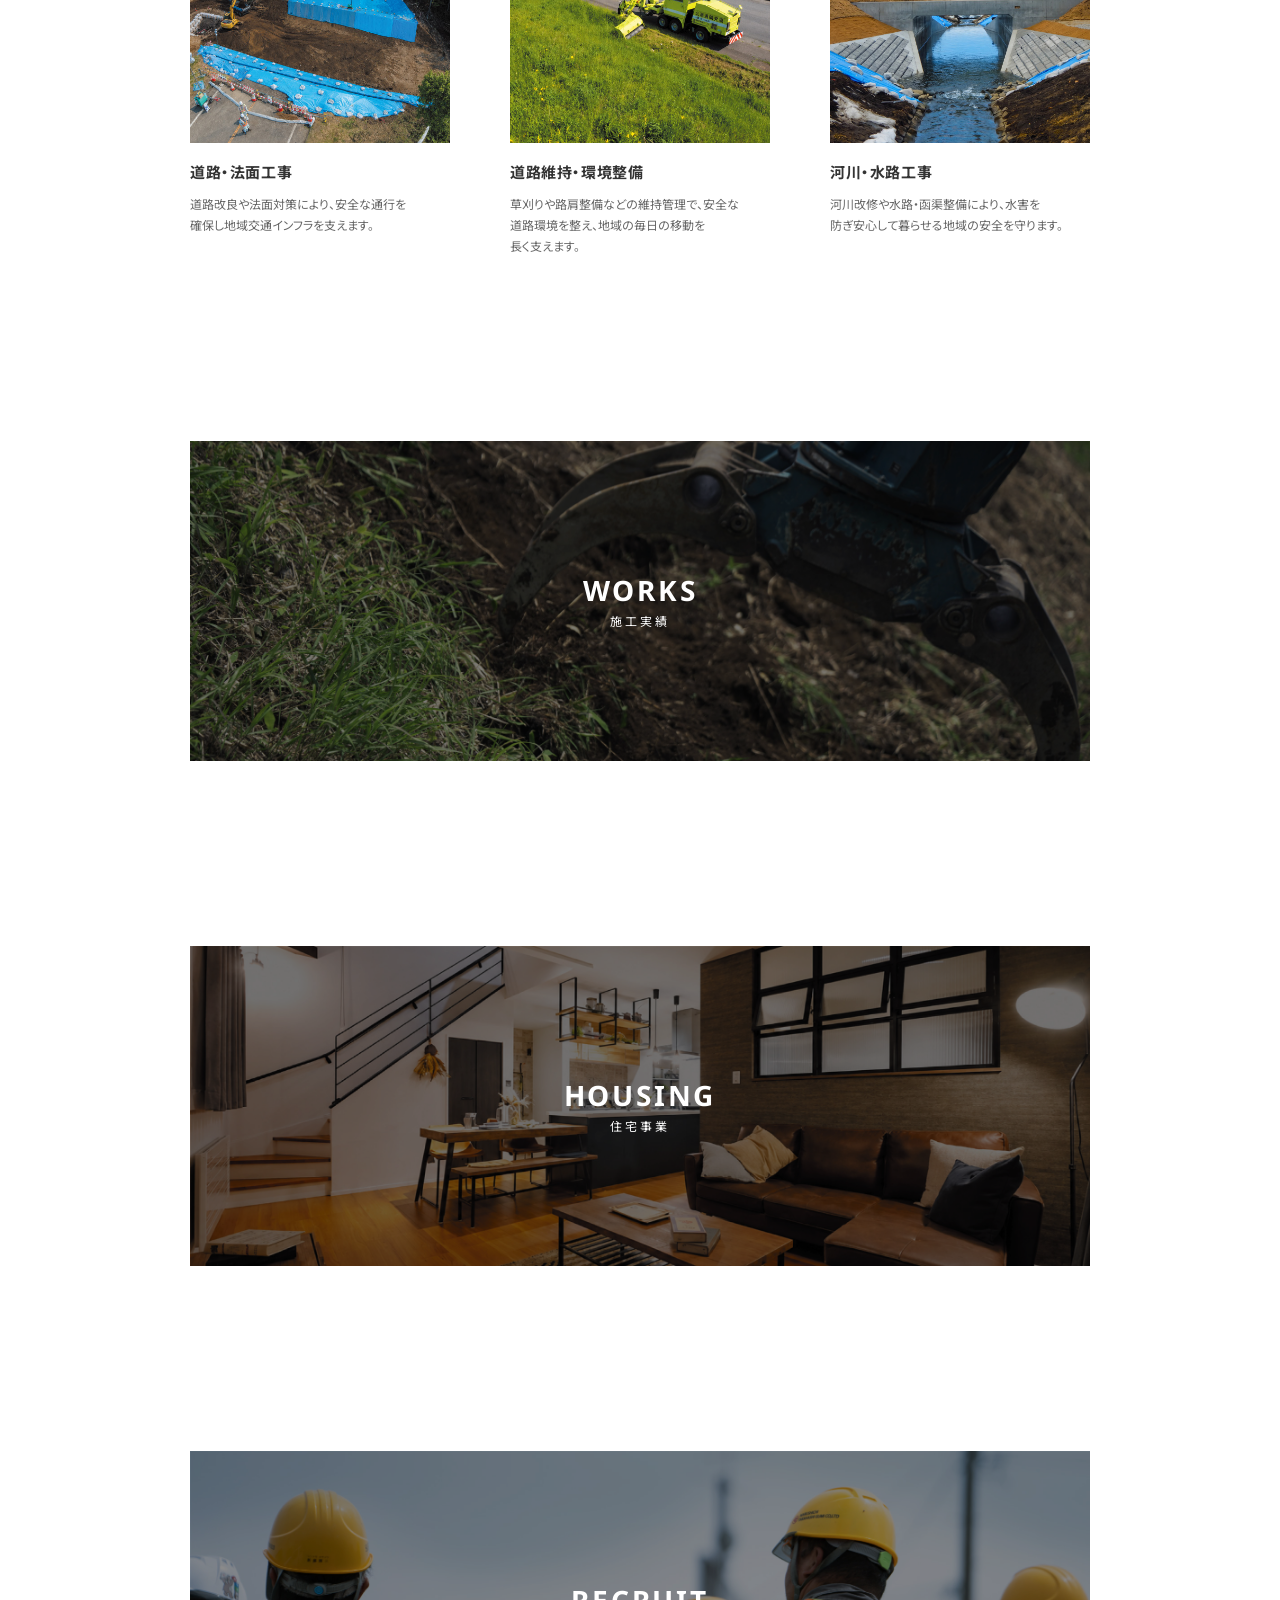
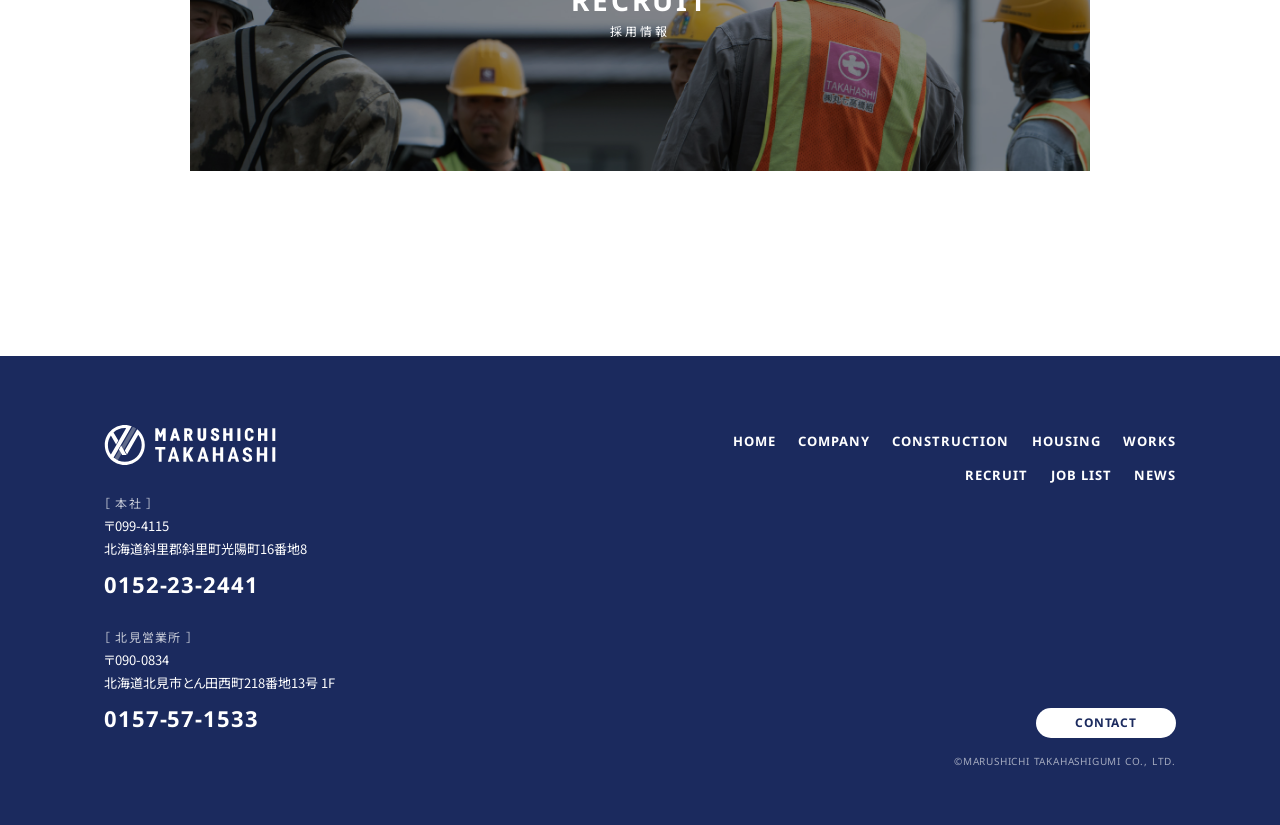
<file: construction.html>
<!DOCTYPE html>
<html lang="ja">
<head>
<meta charset="UTF-8">
<meta name="viewport" content="width=device-width, initial-scale=1.0">
<title>建築・土木事業｜丸七高橋組</title>
<meta name="description" content="北海道斜里町の総合建設会社・丸七高橋組の建築・土木事業。公共工事から民間工事、道路・橋・河川まで、知床・道東エリアのインフラと暮らしを支えるゼネラルコントラクターです。">
<link rel="preconnect" href="https://fonts.googleapis.com">
<link rel="preconnect" href="https://fonts.gstatic.com" crossorigin>
<link href="https://fonts.googleapis.com/css2?family=Noto+Sans+JP:wght@400;500;700&family=Noto+Sans:wght@400;500;700;800&display=swap" rel="stylesheet">
<link rel="stylesheet" href="assets/css/style.css">
<link rel="icon" href="/favicon.ico" sizes="any">
<link rel="icon" type="image/svg+xml" href="/favicon.svg">
<link rel="icon" type="image/png" sizes="32x32" href="/favicon-32x32.png">
<link rel="apple-touch-icon" href="/apple-touch-icon.png">
<link rel="manifest" href="/site.webmanifest">
<style>
/* ===== CONSTRUCTION ページ固有 ===== */
.const-lead-sec { padding: 78px 0; }
.const-lead-ttl {
  text-align: center;
  font-size: 27px;
  font-weight: 700;
  line-height: 1.7;
  letter-spacing: .06em;
  color: #2b2b2b;
}
.const-lead-txt {
  max-width: 720px;
  margin: 30px auto 0;
  text-align: center;
  font-size: 15px;
  line-height: 2.2;
  letter-spacing: .04em;
  color: #555;
}
/* セクション英字見出し（band内の帯タイトル） */
.const-sec { padding: 90px 0; }
.const-media { margin-top: 8px; }
/* ARCHITECTURE：画像を左に全幅（左半分ブリード）＋右にテキスト */
.const-arch-row {
  display: grid;
  grid-template-columns: 1fr 1fr;
  align-items: center;
  margin-top: 12px;
}
.const-arch-row .media-img { height: 100%; }
.const-arch-row .media-img img { width: 100%; height: 100%; object-fit: cover; display: block; }
.const-arch-row .media-txt {
  padding-left: 56px;
  padding-right: max(var(--gutter), calc((100vw - var(--maxw)) / 2 + var(--gutter)));
}
.const-arch-row .media-txt h3 { font-size: 24px; font-weight: 700; line-height: 1.6; letter-spacing: .04em; color: #2b2b2b; }
.const-arch-row .media-txt p { font-size: 14px; color: #555; margin-top: 20px; line-height: 1.95; }
/* WORKS/HOUSING バンド：900×320px 中央 */
.band-900 { width: min(900px, 100% - 48px); height: 320px; margin: 0 auto; }
/* バンドラベル：英字＋和文サブ（中央） */
.band-link .label { display: inline-flex; flex-direction: column; align-items: center; gap: 8px; line-height: 1.1; }
.band-link .label .jp { font-family: "Noto Sans JP", sans-serif; font-weight: 400; font-size: 12px; letter-spacing: .24em; }
.const-bottom-bands { margin-top: 95px; margin-bottom: 185px; } /* WORKS→HOUSING=90+95=185 / RECRUIT→footer=185 */
.const-bottom-bands .band-900 { margin-bottom: 0; }
.const-bottom-bands .band-900:first-child { margin-bottom: 185px; } /* HOUSING↔RECRUIT */
.const-cards { max-width: 900px; margin: 90px auto 0; grid-template-columns: repeat(3, 260px); justify-content: space-between; }
.const-cards .thumb { aspect-ratio: 1 / 1; } /* 画像 260×260px 正方形 */
.const-cards .card-item p { font-size: 12px; } /* カード説明文 12px */
/* カード → WORKSバンド の余白（185px） */
.const-band-mt { margin-top: 185px; }

@media (max-width: 767px){
  .const-lead-sec { padding: 50px 0; }
  .const-lead-ttl { font-size: 20px; line-height: 1.7; }
  .const-lead-txt { margin-top: 22px; font-size: 14px; line-height: 2; }
  .const-sec { padding: 56px 0; }
  .const-arch-row { grid-template-columns: 1fr; margin-top: 4px; }
  .const-arch-row .media-txt { padding: 30px 24px 0; }
  .const-arch-row .media-txt h3 { font-size: 20px; }
  .band-900 { height: 200px; }
  .const-cards { margin-top: 40px; grid-template-columns: 1fr; justify-content: stretch; }
  .const-cards .thumb { aspect-ratio: 4 / 3; }
  .const-band-mt { margin-top: 46px; }
}
</style>
</head>
<body>

<!-- ========== ヘッダー ========== -->
<header class="site-header">
  <div class="header-inner">
    <a href="index.html" class="header-logo"><img src="images/common/logo_col.svg" alt="丸七高橋組"></a>
    <nav class="gnav">
      <ul class="gnav-list">
        <li><a href="index.html">HOME</a></li>
        <li><a href="company.html">COMPANY</a></li>
        <li><a href="construction.html">CONSTRUCTION</a></li>
        <li><a href="housing.html">HOUSING</a></li>
        <li><a href="works.html">WORKS</a></li>
      </ul>
      <div class="gnav-btns">
        <a href="recruit.html" class="btn-pill">RECRUIT</a>
        <a href="contact.html" class="btn-pill">CONTACT</a>
      </div>
      <button class="hamburger" aria-label="メニュー"><span></span><span></span><span></span></button>
    </nav>
  </div>
</header>

<!-- ========== ドロワー ========== -->
<div class="drawer">
  <ul class="drawer-list">
    <li><a href="index.html">HOME<span class="jp">ホーム</span></a></li>
    <li><a href="company.html">COMPANY<span class="jp">会社案内</span></a></li>
    <li><a href="construction.html">CONSTRUCTION<span class="jp">建築・土木</span></a></li>
    <li><a href="housing.html">HOUSING<span class="jp">住宅事業</span></a></li>
    <li><a href="works.html">WORKS<span class="jp">施工実績</span></a></li>
    <li><a href="recruit.html">RECRUIT<span class="jp">採用情報</span></a></li>
    <li><a href="joblist.html">JOB LIST<span class="jp">求人募集</span></a></li>
    <li><a href="news.html">NEWS<span class="jp">お知らせ</span></a></li>
  </ul>
  <div class="drawer-btns">
    <a href="contact.html">CONTACT</a>
  </div>
</div>

<main>

<!-- ========== ページヒーロー ========== -->
<section class="page-hero" style="background-image:url('images/construction/const-head.jpg')">
  <div class="inner">
    <p class="en">CONSTRUCTION</p>
    <span class="jp">建築・技術</span>
  </div>
</section>

<!-- ========== リード ========== -->
<section class="const-lead-sec">
  <div class="wrap">
    <h2 class="const-lead-ttl">北海道・オホーツクの<br class="br-pc">ゼネラルコントラクター</h2>
    <p class="const-lead-txt">
      丸七高橋組は大規模な建築工事や土木工事を一手に請け負い、<br class="br-pc">
      多くの下請け業者を束ねながら、設計から施工まで<br class="br-pc">
      プロジェクト全体を管理する役割を担っています。
    </p>
  </div>
</section>

<!-- ========== ARCHITECTURE 建築 ========== -->
<section class="const-sec band">
  <div class="wrap">
    <div class="sec-head">
      <p class="en-title">ARCHITECTURE</p>
      <span class="jp-sub">建築</span>
    </div>
  </div>

  <!-- 画像＋テキスト（画像を左に全幅） -->
  <div class="const-arch-row">
    <div class="media-img"><img src="images/construction/const-01.jpg" alt="建築工事の様子"></div>
    <div class="media-txt">
      <h3>斜里・道東エリアを中心に<br class="br-pc">公共工事から民間工事まで幅広く対応</h3>
      <p>
        公共施設や集合住宅、福祉施設、倉庫、事業所など、地域に必要と<br class="br-pc">
        されるさまざまな建物の新築・改修工事に対応。確かな施工力と誠<br class="br-pc">
        実なものづくりを通じて、人々の暮らしや地域の産業を支える建物づ<br class="br-pc">
        くりに取り組んでいます。
      </p>
    </div>
  </div>

  <div class="wrap">
    <!-- 3カード -->
    <div class="cards-3 const-cards">
      <div class="card-item">
        <div class="thumb"><img src="images/construction/const-02.jpg" alt="公共施設・地域施設"></div>
        <h4>公共施設・地域施設</h4>
        <p>道の駅や庁舎、学校など地域に必要な建物を、安全で使いやすく周辺環境に調和して施工します。</p>
      </div>
      <div class="card-item">
        <div class="thumb"><img src="images/construction/const-03.jpg" alt="福祉・医療施設"></div>
        <h4>福祉・医療施設</h4>
        <p>高齢者施設や医療施設など、誰もが安心して快適に過ごせる空間を動線等に配慮して施工します。</p>
      </div>
      <div class="card-item">
        <div class="thumb"><img src="images/construction/const-04.jpg" alt="商業施設・事業所・民間施設"></div>
        <h4>商業施設・事業所・民間施設</h4>
        <p>店舗や事務所、民間施設など、使いやすさと機能性・デザイン性等に配慮した建物を施工します。</p>
      </div>
    </div>
  </div>

  <!-- WORKS 全幅バンド -->
  <div class="const-band-mt">
    <a href="works.html" class="band-link band-900">
      <img src="images/construction/civil-works-brn.jpg" alt="建築の施工実績">
      <span class="label">WORKS<span class="jp">施工実績</span></span>
    </a>
  </div>
</section>

<!-- ========== CIVIL ENGINEERING 土木 ========== -->
<section class="const-sec" id="civil" style="scroll-margin-top:90px;">
  <div class="wrap">
    <div class="sec-head">
      <p class="en-title">CIVIL ENGINEERING</p>
      <span class="jp-sub">土木</span>
    </div>
  </div>

  <!-- 画像＋テキスト（画像を左に全幅・ARCHITECTUREと同レイアウト） -->
  <div class="const-arch-row">
    <div class="media-img"><img src="images/construction/civil01.jpg" alt="土木工事の様子"></div>
    <div class="media-txt">
      <h3>道路・橋・河川から公園まで<br class="br-pc">地域のインフラを構築</h3>
      <p>
        安全な交通環境を支える道路整備や橋梁工事、災害に備える河川改<br class="br-pc">
        修、憩いの場となる公園整備まで、道東のまちを支える土木工事に<br class="br-pc">
        幅広く対応。一つひとつの現場に誠実に向き合い、安心して暮らせる<br class="br-pc">
        地域づくりに貢献しています。
      </p>
    </div>
  </div>

  <div class="wrap">
    <!-- 3カード -->
    <div class="cards-3 const-cards">
      <div class="card-item">
        <div class="thumb"><img src="images/construction/civil02.jpg" alt="道路・法面工事"></div>
        <h4>道路・法面工事</h4>
        <p>道路改良や法面対策により、安全な通行を確保し地域交通インフラを支えます。</p>
      </div>
      <div class="card-item">
        <div class="thumb"><img src="images/construction/civil03.jpg" alt="道路維持・環境整備"></div>
        <h4>道路維持・環境整備</h4>
        <p>草刈りや路肩整備などの維持管理で、安全な道路環境を整え、地域の毎日の移動を長く支えます。</p>
      </div>
      <div class="card-item">
        <div class="thumb"><img src="images/construction/civil04.jpg" alt="河川・水路工事"></div>
        <h4>河川・水路工事</h4>
        <p>河川改修や水路・函渠整備により、水害を防ぎ安心して暮らせる地域の安全を守ります。</p>
      </div>
    </div>
  </div>

  <!-- WORKS 全幅バンド -->
  <div class="const-band-mt">
    <a href="works.html" class="band-link band-900">
      <img src="images/construction/const-works-brn.jpg" alt="土木の施工実績">
      <span class="label">WORKS<span class="jp">施工実績</span></span>
    </a>
  </div>
</section>

<!-- ========== 下部 全幅バンド 2連 ========== -->
<div class="const-bottom-bands">
  <a href="housing.html" class="band-link band-900">
    <img src="images/construction/housing-brn.jpg" alt="住宅事業">
    <span class="label">HOUSING<span class="jp">住宅事業</span></span>
  </a>
  <a href="recruit.html" class="band-link band-900">
    <img src="images/construction/recruit-brn.jpg" alt="採用情報">
    <span class="label">RECRUIT<span class="jp">採用情報</span></span>
  </a>
</div>

</main>

<!-- ========== フッター ========== -->
<footer class="site-footer">
  <div class="footer-inner">
    <div class="footer-left">
      <div class="footer-logo"><img src="images/common/logo_wh.svg" alt="丸七高橋組"></div>
      <div class="footer-office">
        <p class="label">［ 本社 ］</p>
        <p>〒099-4115<br>北海道斜里郡斜里町光陽町16番地8</p>
        <p class="tel">0152-23-2441</p>
      </div>
      <div class="footer-office">
        <p class="label">［ 北見営業所 ］</p>
        <p>〒090-0834<br>北海道北見市とん田西町218番地13号 1F</p>
        <p class="tel">0157-57-1533</p>
      </div>
    </div>
    <div class="footer-right">
      <nav class="footer-nav">
        <div class="row">
          <a href="index.html">HOME</a><a href="company.html">COMPANY</a><a href="construction.html">CONSTRUCTION</a><a href="housing.html">HOUSING</a><a href="works.html">WORKS</a>
        </div>
        <div class="row">
          <a href="recruit.html">RECRUIT</a><a href="joblist.html">JOB LIST</a><a href="news.html">NEWS</a>
        </div>
      </nav>
      <a href="contact.html" class="footer-contact">CONTACT</a>
    </div>
  </div>
  <div class="footer-bottom">
    <p class="footer-copy">©MARUSHICHI TAKAHASHIGUMI CO., LTD.</p>
  </div>
</footer>

<script src="assets/js/config.js"></script>
<script src="assets/js/main.js"></script>
</body>
</html>
</file>
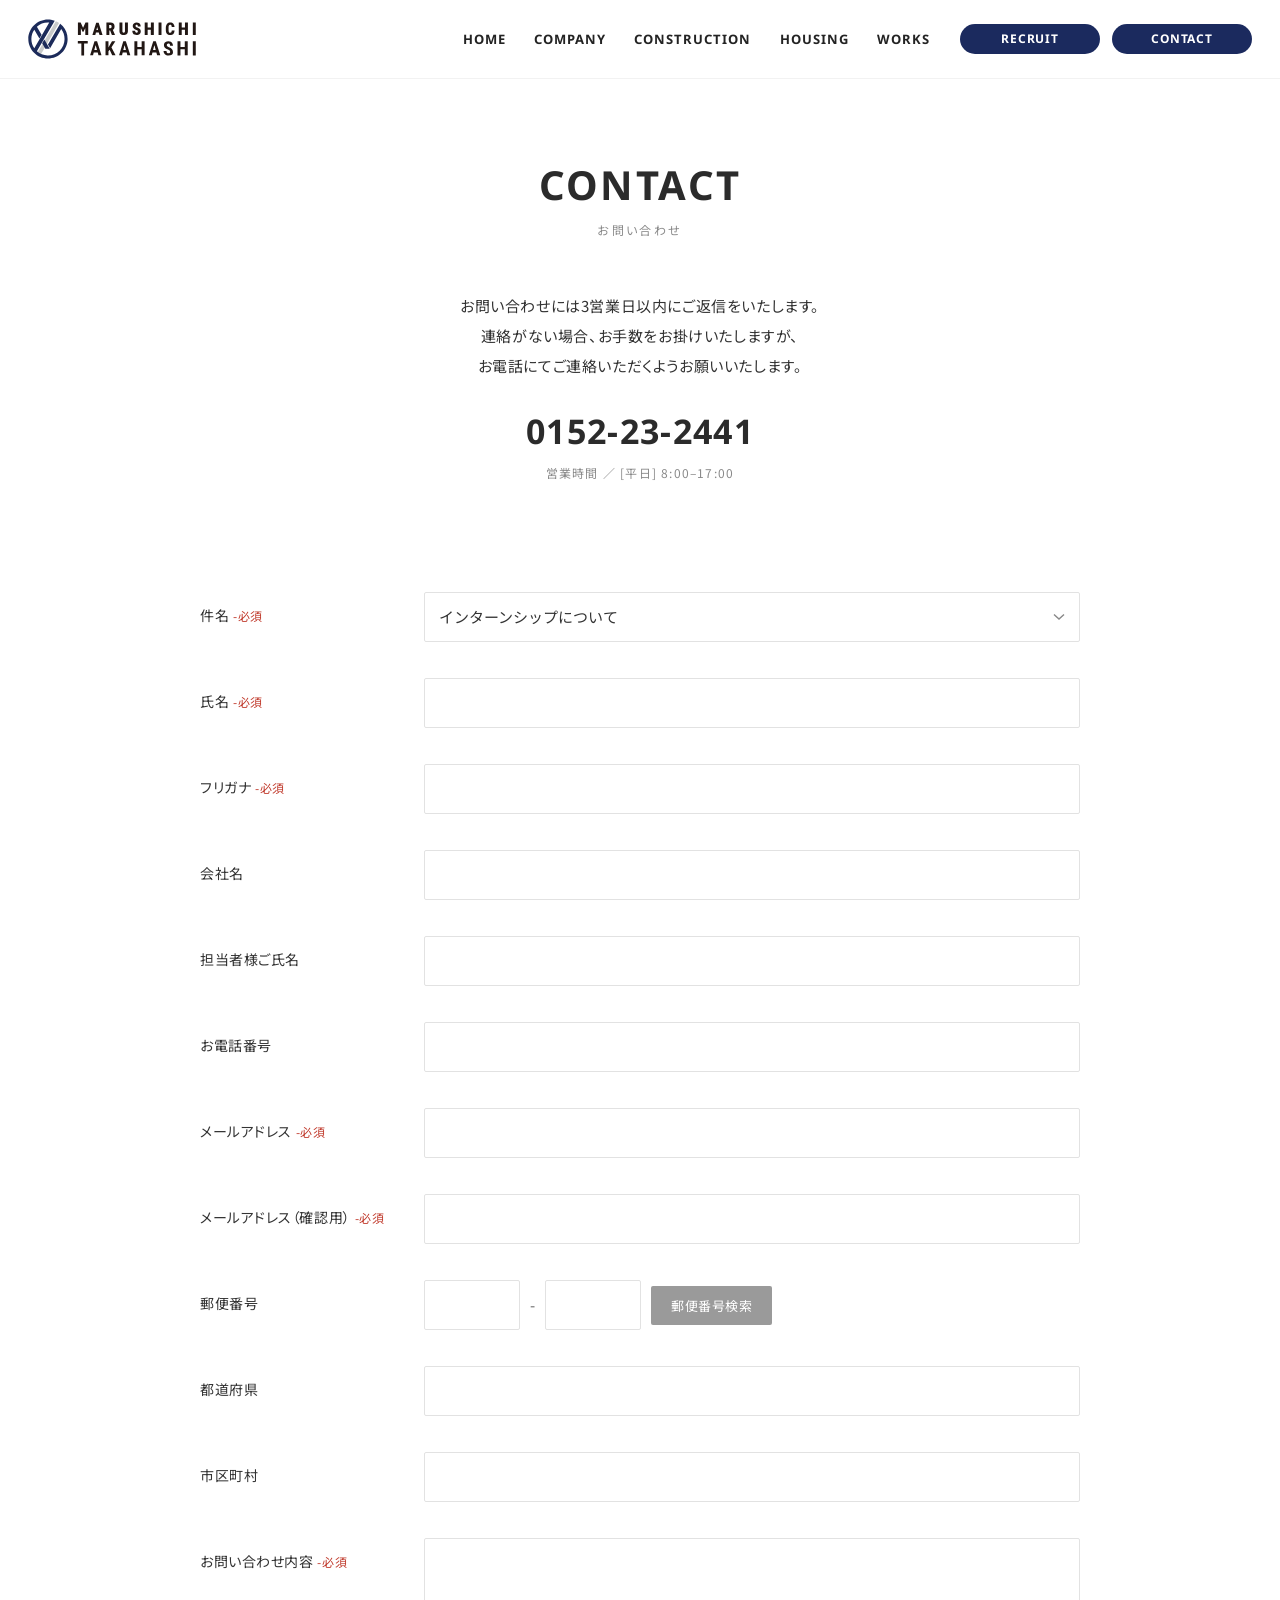
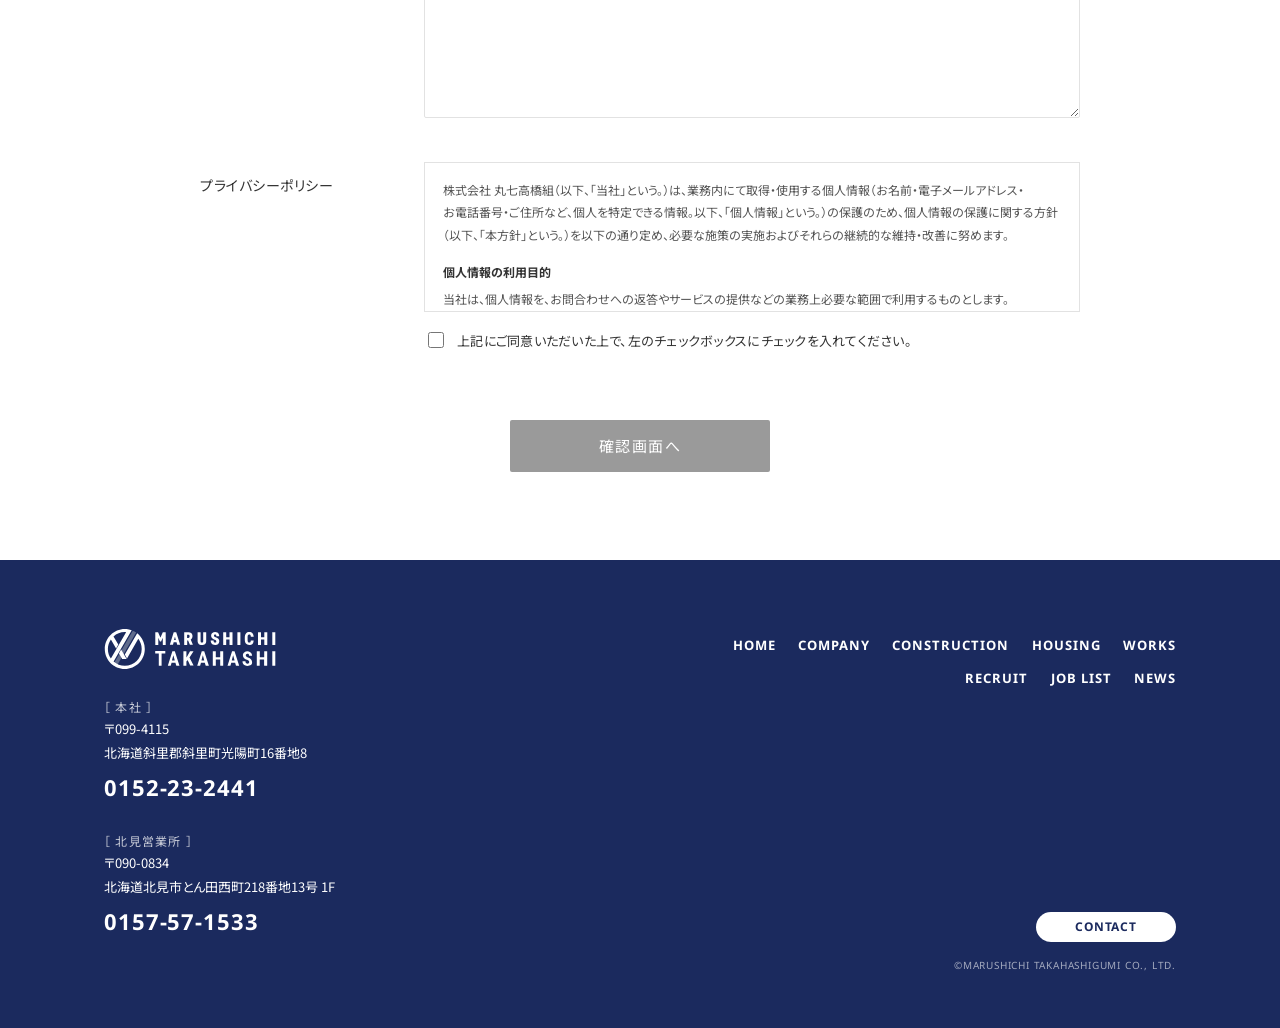
<file: contact.html>
<!DOCTYPE html>
<html lang="ja">
<head>
<meta charset="UTF-8">
<meta name="viewport" content="width=device-width, initial-scale=1.0">
<title>お問い合わせ｜丸七高橋組</title>
<meta name="description" content="北海道斜里町の総合建設会社・丸七高橋組へのお問い合わせページ。インターンシップ・就職説明会・募集・その他のお問い合わせを承ります。">
<link rel="preconnect" href="https://fonts.googleapis.com">
<link rel="preconnect" href="https://fonts.gstatic.com" crossorigin>
<link href="https://fonts.googleapis.com/css2?family=Noto+Sans+JP:wght@400;500;700&family=Noto+Sans:wght@400;500;700;800&display=swap" rel="stylesheet">
<link rel="stylesheet" href="assets/css/style.css">
<link rel="icon" href="/favicon.ico" sizes="any">
<link rel="icon" type="image/svg+xml" href="/favicon.svg">
<link rel="icon" type="image/png" sizes="32x32" href="/favicon-32x32.png">
<link rel="apple-touch-icon" href="/apple-touch-icon.png">
<link rel="manifest" href="/site.webmanifest">
<style>
/* =========================================================
   CONTACT ページ固有スタイル（接頭辞 cf-）
   ========================================================= */
/* イントロ */
.cf-intro { text-align: center; padding: 40px 0 8px; }
.cf-intro .cf-note { font-size: 15px; line-height: 2.0; letter-spacing: .04em; color: var(--text); }
.cf-intro .cf-tel {
  font-family: var(--en); font-weight: 700;
  font-size: 34px; letter-spacing: .04em; color: #2b2b2b;
  margin-top: 30px; line-height: 1.2;
}
.cf-intro .cf-hours { font-size: 12px; letter-spacing: .1em; color: var(--sub); margin-top: 8px; }

/* フォーム */
.cf-form { width: min(880px, 100% - 48px); margin: 56px auto 0; }
.cf-row {
  display: flex; align-items: flex-start; gap: 24px;
  padding: 18px 0;
}
.cf-label {
  flex: 0 0 200px; padding-top: 10px;
  font-size: 14px; letter-spacing: .04em; color: #333;
}
.cf-label .cf-req { color: #c0392b; font-size: 12px; margin-left: 4px; }
.cf-field { flex: 1 1 auto; min-width: 0; }

/* 入力欄共通 */
.cf-input, .cf-select, .cf-textarea {
  width: 100%;
  border: 1px solid var(--line);
  border-radius: 2px;
  padding: 12px 14px;
  font-family: inherit;
  font-size: 15px;
  color: var(--text);
  background: #fff;
  line-height: 1.6;
  transition: border-color .2s;
  -webkit-appearance: none; appearance: none;
}
.cf-input:focus, .cf-select:focus, .cf-textarea:focus {
  outline: none;
  border-color: var(--navy);
}
.cf-input::placeholder, .cf-textarea::placeholder { color: #bbb; }
.cf-select {
  background-image: url("data:image/svg+xml,%3Csvg xmlns='http://www.w3.org/2000/svg' width='12' height='8' viewBox='0 0 12 8'%3E%3Cpath fill='none' stroke='%23888' stroke-width='1.4' d='M1 1.5 6 6l5-4.5'/%3E%3C/svg%3E");
  background-repeat: no-repeat;
  background-position: right 14px center;
  padding-right: 36px;
  cursor: pointer;
}
.cf-textarea { resize: vertical; min-height: 180px; }

/* 郵便番号行 */
.cf-zip { display: flex; align-items: center; gap: 10px; flex-wrap: wrap; }
.cf-zip .cf-input { width: 96px; flex: 0 0 auto; }
.cf-zip .cf-dash { color: #666; }
.cf-zip-btn {
  flex: 0 0 auto;
  border: 0;
  background: #9a9a9a;
  color: #fff;
  font-size: 13px; letter-spacing: .04em;
  padding: 10px 20px;
  border-radius: 2px;
  transition: background .2s;
}
.cf-zip-btn:hover { background: #838383; }

/* プライバシーポリシー */
.cf-privacy {
  height: 150px;
  overflow-y: auto;
  border: 1px solid var(--line);
  padding: 16px 18px;
  font-size: 12px;
  line-height: 1.9;
  color: #555;
  background: #fff;
}
.cf-privacy p { margin: 0; }
.cf-privacy p + p { margin-top: 12px; }
.cf-privacy h4 { font-size: 12px; font-weight: 700; color: #333; margin: 14px 0 4px; }
.cf-agree {
  display: flex; align-items: flex-start; gap: 10px;
  margin-top: 16px;
  font-size: 13px; color: #333; letter-spacing: .02em;
}
.cf-agree input[type="checkbox"] { margin-top: 4px; width: 16px; height: 16px; flex: 0 0 auto; }

/* 送信ボタン */
.cf-submit-wrap { text-align: center; margin-top: 48px; }
.cf-submit {
  width: 260px; height: 52px;
  border: 0; border-radius: 2px;
  background: #9a9a9a;
  color: #fff;
  font-size: 15px; letter-spacing: .1em;
  transition: background .2s;
}
.cf-submit:hover { background: #838383; }

/* レスポンシブ（SP：ラベルと入力を縦積み） */
@media (max-width: 767px){
  .cf-intro { padding: 28px 0 6px; }
  .cf-intro .cf-note { font-size: 13px; line-height: 1.9; }
  .cf-intro .cf-tel { font-size: 27px; margin-top: 22px; }
  .cf-form { width: calc(100% - 32px); margin-top: 40px; }
  .cf-row { flex-direction: column; gap: 8px; padding: 14px 0; align-items: stretch; }
  .cf-label { flex: none; padding-top: 0; }
  .cf-field { width: 100%; }
  .cf-input, .cf-select, .cf-textarea { width: 100%; }
  .cf-zip .cf-input { width: 84px; }
  .cf-submit { width: 100%; max-width: 320px; }
}
</style>
</head>
<body>

<!-- ========== ヘッダー ========== -->
<header class="site-header">
  <div class="header-inner">
    <a href="index.html" class="header-logo"><img src="images/common/logo_col.svg" alt="丸七高橋組"></a>
    <nav class="gnav">
      <ul class="gnav-list">
        <li><a href="index.html">HOME</a></li>
        <li><a href="company.html">COMPANY</a></li>
        <li><a href="construction.html">CONSTRUCTION</a></li>
        <li><a href="housing.html">HOUSING</a></li>
        <li><a href="works.html">WORKS</a></li>
      </ul>
      <div class="gnav-btns">
        <a href="recruit.html" class="btn-pill">RECRUIT</a>
        <a href="contact.html" class="btn-pill">CONTACT</a>
      </div>
      <button class="hamburger" aria-label="メニュー"><span></span><span></span><span></span></button>
    </nav>
  </div>
</header>

<!-- ========== ドロワー ========== -->
<div class="drawer">
  <ul class="drawer-list">
    <li><a href="index.html">HOME<span class="jp">ホーム</span></a></li>
    <li><a href="company.html">COMPANY<span class="jp">会社案内</span></a></li>
    <li><a href="construction.html">CONSTRUCTION<span class="jp">建築・土木</span></a></li>
    <li><a href="housing.html">HOUSING<span class="jp">住宅事業</span></a></li>
    <li><a href="works.html">WORKS<span class="jp">施工実績</span></a></li>
    <li><a href="recruit.html">RECRUIT<span class="jp">採用情報</span></a></li>
    <li><a href="joblist.html">JOB LIST<span class="jp">求人募集</span></a></li>
    <li><a href="news.html">NEWS<span class="jp">お知らせ</span></a></li>
  </ul>
  <div class="drawer-btns">
    <a href="contact.html">CONTACT</a>
  </div>
</div>

<main>

<!-- ========== ページタイトル ========== -->
<section class="page-title">
  <p class="en">CONTACT</p>
  <span class="jp">お問い合わせ</span>
</section>

<!-- ========== イントロ ========== -->
<section class="cf-intro wrap">
  <p class="cf-note">お問い合わせには3営業日以内にご返信をいたします。<br>連絡がない場合、お手数をお掛けいたしますが、<br>お電話にてご連絡いただくようお願いいたします。</p>
  <p class="cf-tel">0152-23-2441</p>
  <p class="cf-hours">営業時間 ／ [平日] 8:00–17:00</p>
</section>

<!-- ========== フォーム ========== -->
<section class="section" style="padding-top:24px;">
  <form class="cf-form" action="#" method="post">

    <div class="cf-row">
      <label class="cf-label" for="cf-subject">件名<span class="cf-req">-必須</span></label>
      <div class="cf-field">
        <select class="cf-select" id="cf-subject" name="subject" required>
          <option value="インターンシップについて">インターンシップについて</option>
          <option value="就職説明会について">就職説明会について</option>
          <option value="募集について">募集について</option>
          <option value="その他お問い合わせ">その他お問い合わせ</option>
        </select>
      </div>
    </div>

    <div class="cf-row">
      <label class="cf-label" for="cf-name">氏名<span class="cf-req">-必須</span></label>
      <div class="cf-field">
        <input class="cf-input" type="text" id="cf-name" name="name" required>
      </div>
    </div>

    <div class="cf-row">
      <label class="cf-label" for="cf-kana">フリガナ<span class="cf-req">-必須</span></label>
      <div class="cf-field">
        <input class="cf-input" type="text" id="cf-kana" name="kana" required>
      </div>
    </div>

    <div class="cf-row">
      <label class="cf-label" for="cf-company">会社名</label>
      <div class="cf-field">
        <input class="cf-input" type="text" id="cf-company" name="company">
      </div>
    </div>

    <div class="cf-row">
      <label class="cf-label" for="cf-person">担当者様ご氏名</label>
      <div class="cf-field">
        <input class="cf-input" type="text" id="cf-person" name="person">
      </div>
    </div>

    <div class="cf-row">
      <label class="cf-label" for="cf-tel">お電話番号</label>
      <div class="cf-field">
        <input class="cf-input" type="text" id="cf-tel" name="tel">
      </div>
    </div>

    <div class="cf-row">
      <label class="cf-label" for="cf-email">メールアドレス<span class="cf-req">-必須</span></label>
      <div class="cf-field">
        <input class="cf-input" type="email" id="cf-email" name="email" required>
      </div>
    </div>

    <div class="cf-row">
      <label class="cf-label" for="cf-email2">メールアドレス（確認用）<span class="cf-req">-必須</span></label>
      <div class="cf-field">
        <input class="cf-input" type="email" id="cf-email2" name="email_confirm" required>
      </div>
    </div>

    <div class="cf-row">
      <label class="cf-label" for="cf-zip1">郵便番号</label>
      <div class="cf-field">
        <div class="cf-zip">
          <input class="cf-input" type="text" id="cf-zip1" name="zip1" inputmode="numeric" maxlength="3">
          <span class="cf-dash">-</span>
          <input class="cf-input" type="text" id="cf-zip2" name="zip2" inputmode="numeric" maxlength="4">
          <button class="cf-zip-btn" type="button">郵便番号検索</button>
        </div>
      </div>
    </div>

    <div class="cf-row">
      <label class="cf-label" for="cf-pref">都道府県</label>
      <div class="cf-field">
        <input class="cf-input" type="text" id="cf-pref" name="pref">
      </div>
    </div>

    <div class="cf-row">
      <label class="cf-label" for="cf-city">市区町村</label>
      <div class="cf-field">
        <input class="cf-input" type="text" id="cf-city" name="city">
      </div>
    </div>

    <div class="cf-row">
      <label class="cf-label" for="cf-message">お問い合わせ内容<span class="cf-req">-必須</span></label>
      <div class="cf-field">
        <textarea class="cf-textarea" id="cf-message" name="message" required></textarea>
      </div>
    </div>

    <div class="cf-row">
      <label class="cf-label">プライバシーポリシー</label>
      <div class="cf-field">
        <div class="cf-privacy">
          <p>株式会社 丸七高橋組（以下、「当社」という。）は、業務内にて取得・使用する個人情報（お名前・電子メールアドレス・お電話番号・ご住所など、個人を特定できる情報。以下、「個人情報」という。）の保護のため、個人情報の保護に関する方針（以下、「本方針」という。）を以下の通り定め、必要な施策の実施およびそれらの継続的な維持・改善に努めます。</p>
          <h4>個人情報の利用目的</h4>
          <p>当社は、個人情報を、お問合わせへの返答やサービスの提供などの業務上必要な範囲で利用するものとします。</p>
          <h4>個人情報の管理</h4>
          <p>当社は、個人情報への不正なアクセスや情報の改ざん、破壊、紛失、漏洩等を防止するため、予防ならびに安全対策に留意します。</p>
          <h4>個人情報の第三者提供</h4>
          <p>当社では、個人情報を第三者に提供することは一切ありません。なお、以下のいずれかに該当する場合は、その限りではありません。</p>
          <p>（1）当人の同意を得ている場合<br>（2）法令等により要求された場合<br>（3）業務委託先へ業務を委託する場合</p>
          <h4>個人情報の開示、訂正、削除</h4>
          <p>当社が管理する個人情報に関して、開示・訂正（追加）・削除をご希望される場合には、お申し出いただいた方ご本人または、ご本人が認める代理人であることを確認した上で、合理的な範囲内で対応いたします。ただし、第三者の利益を害する恐れのある場合、または当社の業務に著しく支障をきたすと判断した場合は、この限りではありません。</p>
          <h4>個人情報保護方針の改善</h4>
          <p>当社は、個人情報の取り扱いに関する法令等を遵守するとともに、本方針を適宜見直し、改善を図ってまいります。</p>
        </div>
        <label class="cf-agree">
          <input type="checkbox" name="agree" required>
          <span>上記にご同意いただいた上で、左のチェックボックスにチェックを入れてください。</span>
        </label>
      </div>
    </div>

    <div class="cf-submit-wrap">
      <button class="cf-submit" type="submit">確認画面へ</button>
    </div>

  </form>
</section>

</main>

<!-- ========== フッター ========== -->
<footer class="site-footer">
  <div class="footer-inner">
    <div class="footer-left">
      <div class="footer-logo"><img src="images/common/logo_wh.svg" alt="丸七高橋組"></div>
      <div class="footer-office">
        <p class="label">［ 本社 ］</p>
        <p>〒099-4115<br>北海道斜里郡斜里町光陽町16番地8</p>
        <p class="tel">0152-23-2441</p>
      </div>
      <div class="footer-office">
        <p class="label">［ 北見営業所 ］</p>
        <p>〒090-0834<br>北海道北見市とん田西町218番地13号 1F</p>
        <p class="tel">0157-57-1533</p>
      </div>
    </div>
    <div class="footer-right">
      <nav class="footer-nav">
        <div class="row">
          <a href="index.html">HOME</a><a href="company.html">COMPANY</a><a href="construction.html">CONSTRUCTION</a><a href="housing.html">HOUSING</a><a href="works.html">WORKS</a>
        </div>
        <div class="row">
          <a href="recruit.html">RECRUIT</a><a href="joblist.html">JOB LIST</a><a href="news.html">NEWS</a>
        </div>
      </nav>
      <a href="contact.html" class="footer-contact">CONTACT</a>
    </div>
  </div>
  <div class="footer-bottom">
    <p class="footer-copy">©MARUSHICHI TAKAHASHIGUMI CO., LTD.</p>
  </div>
</footer>

<script src="assets/js/config.js"></script>
<script src="assets/js/main.js"></script>
</body>
</html>
</file>
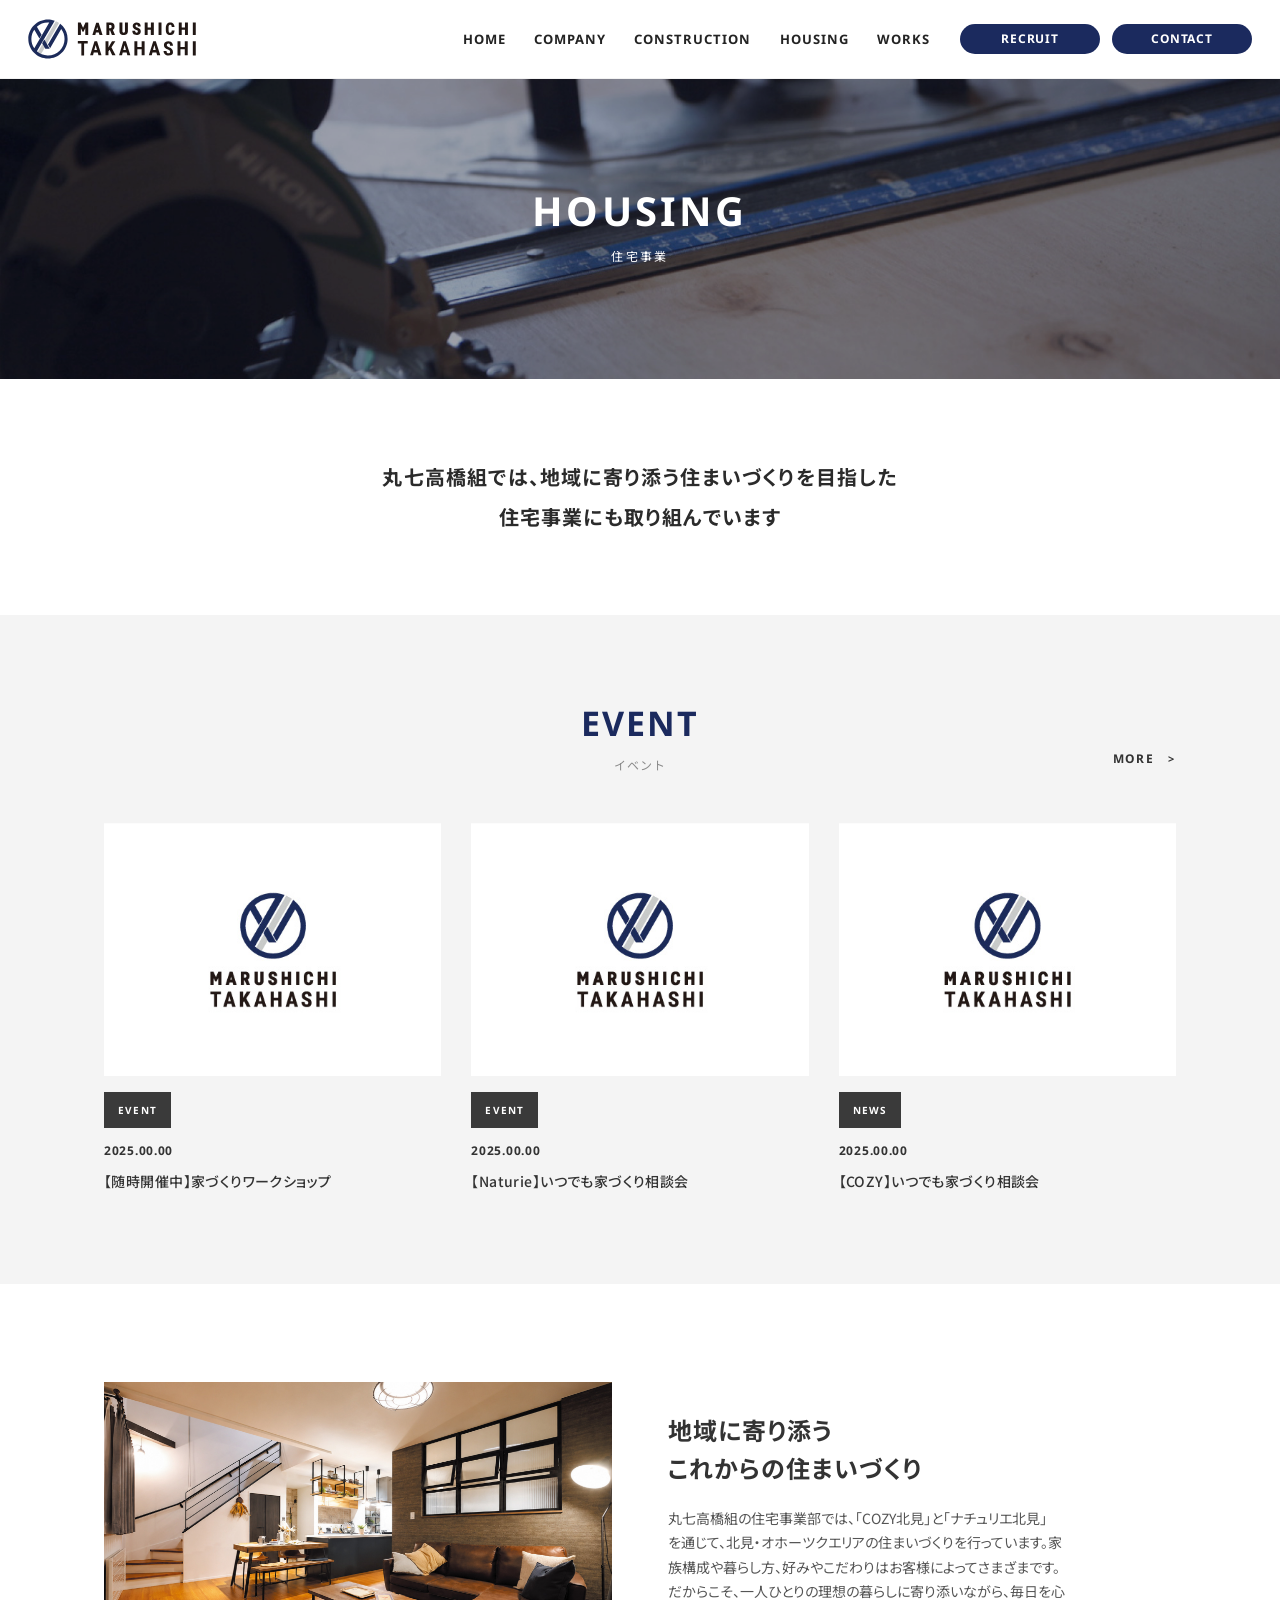
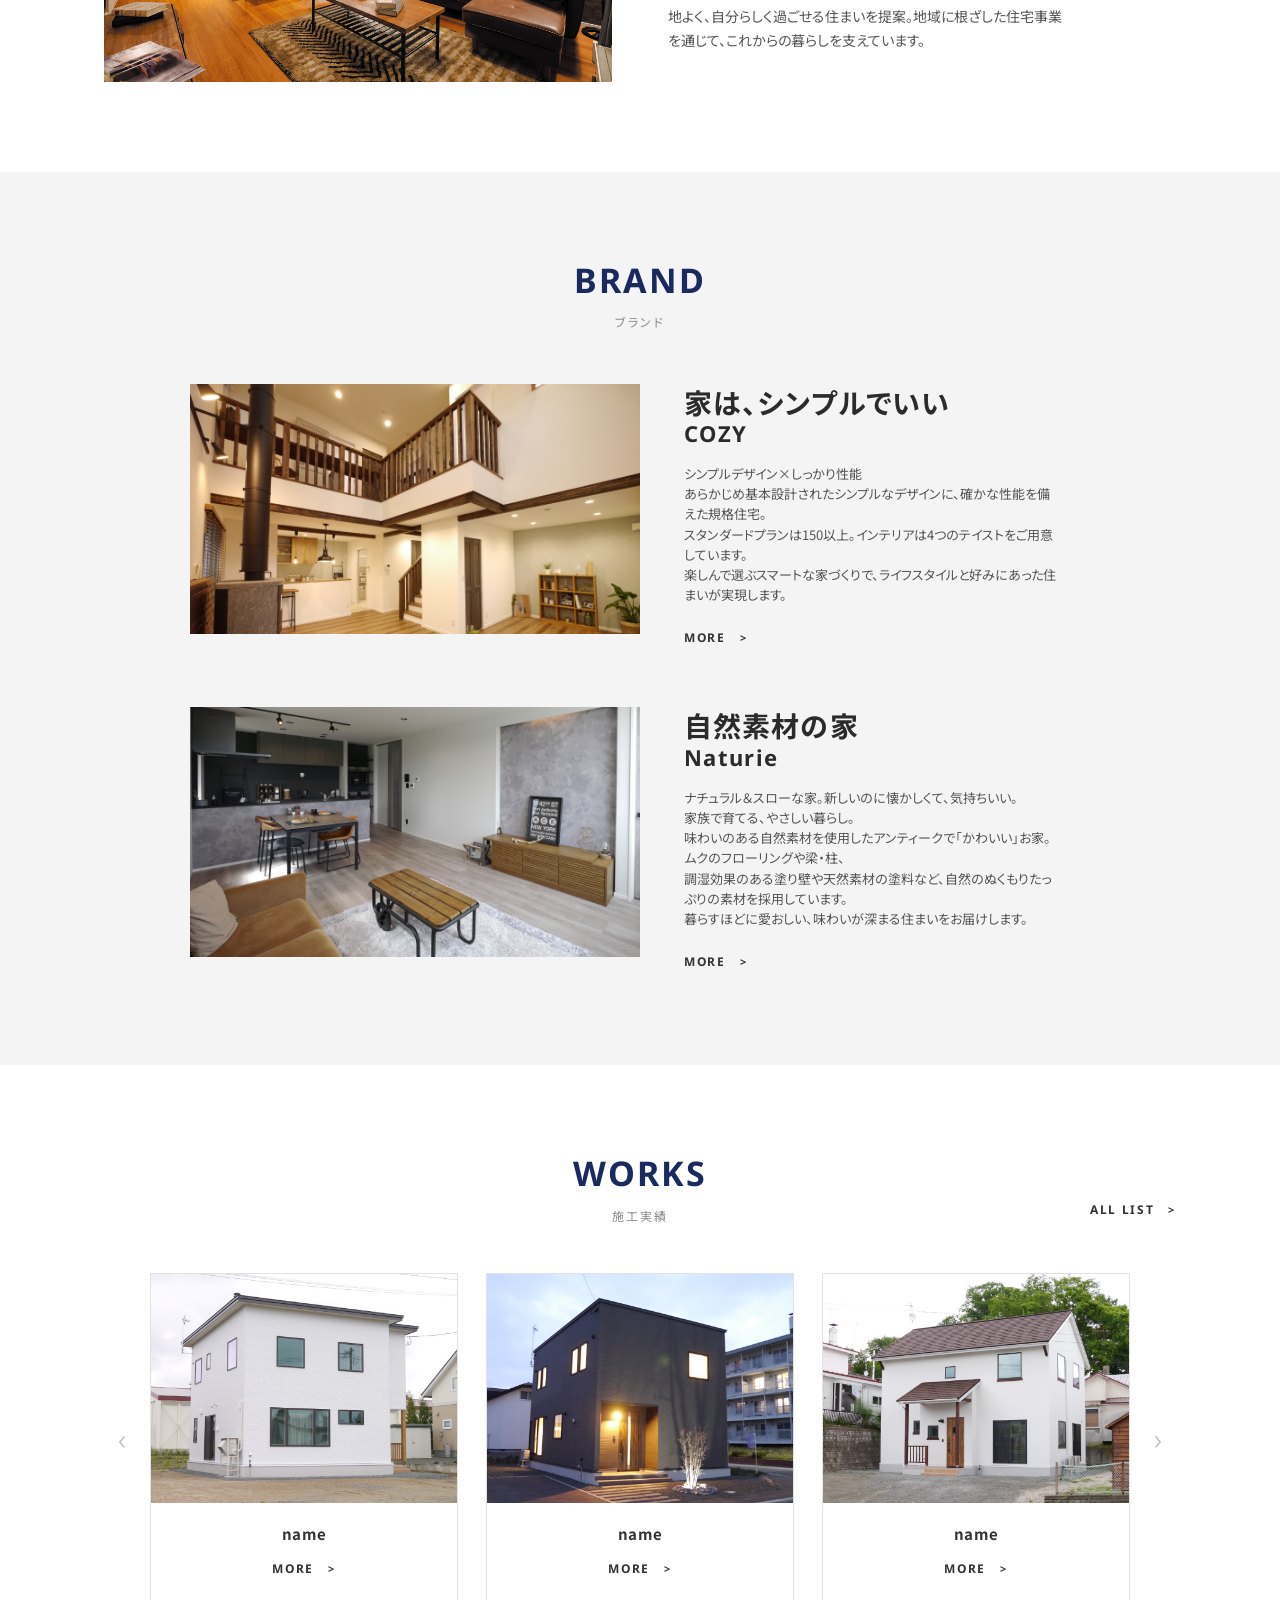
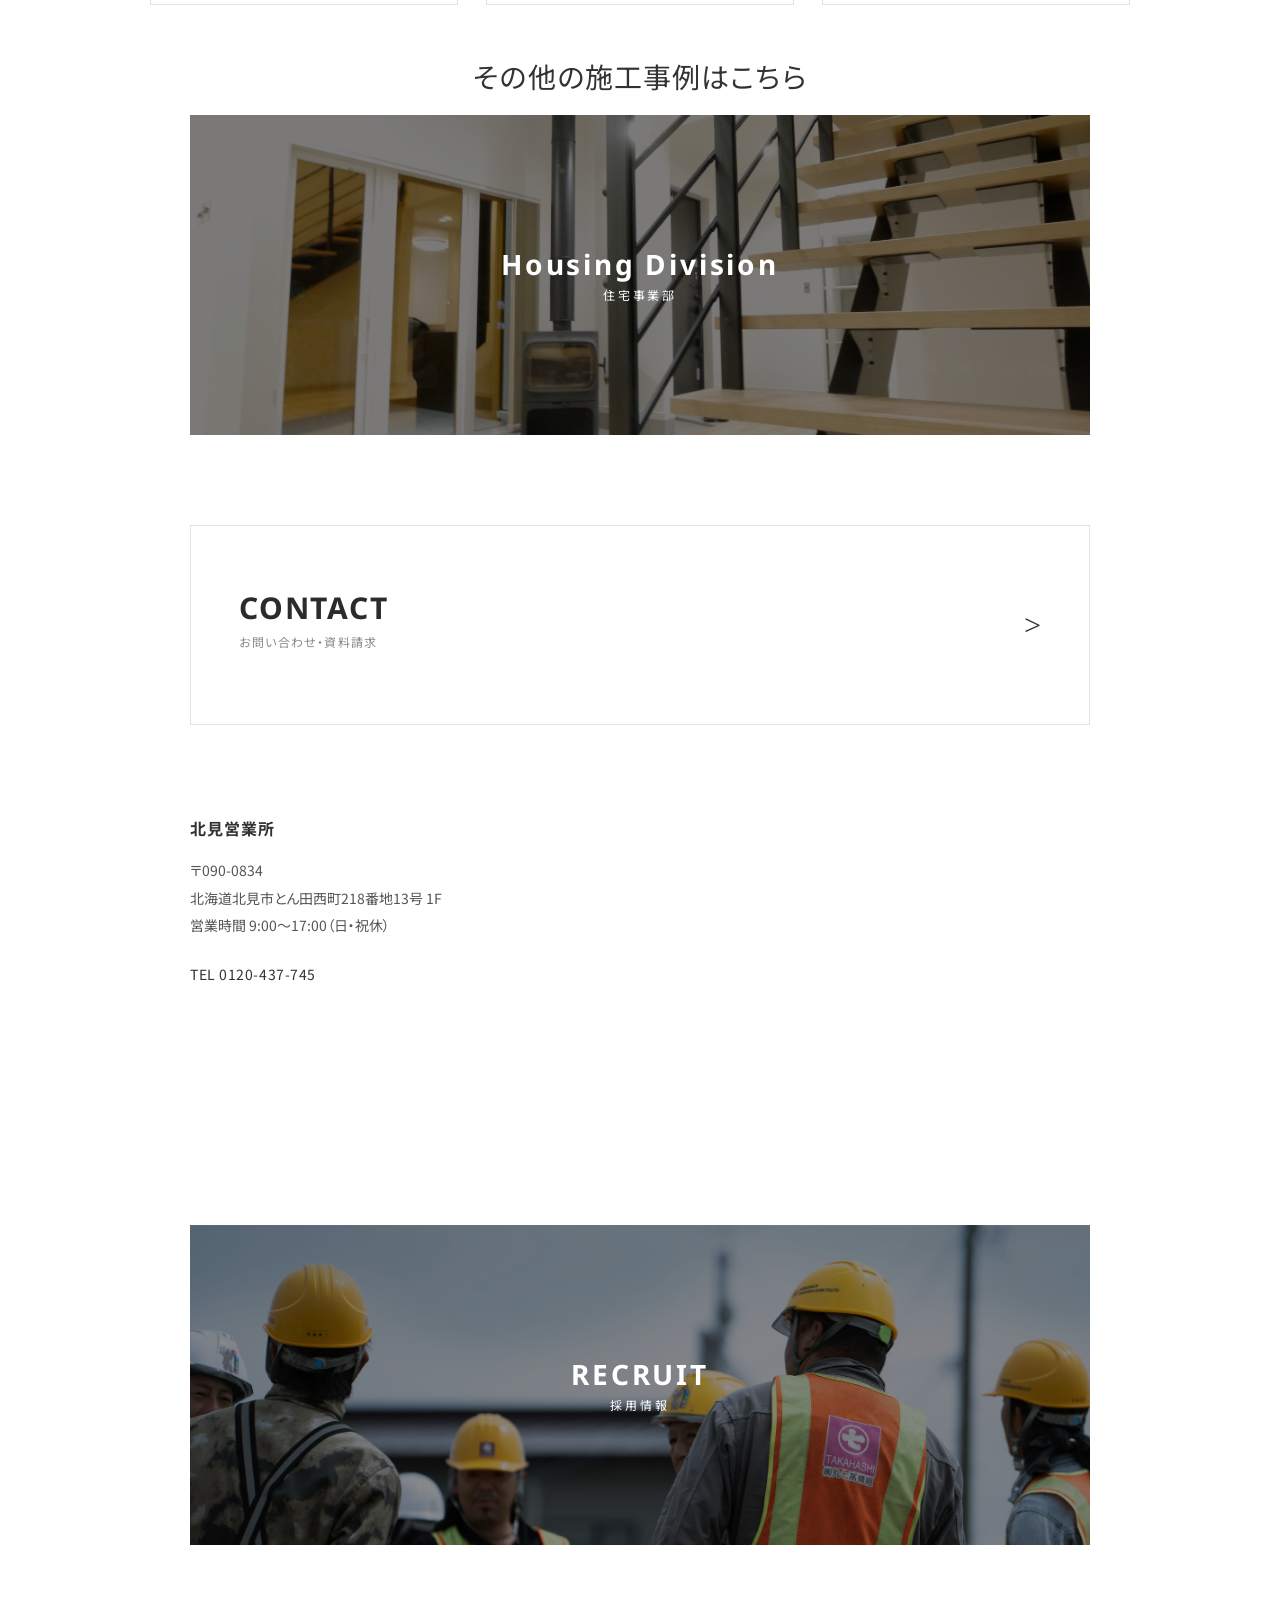
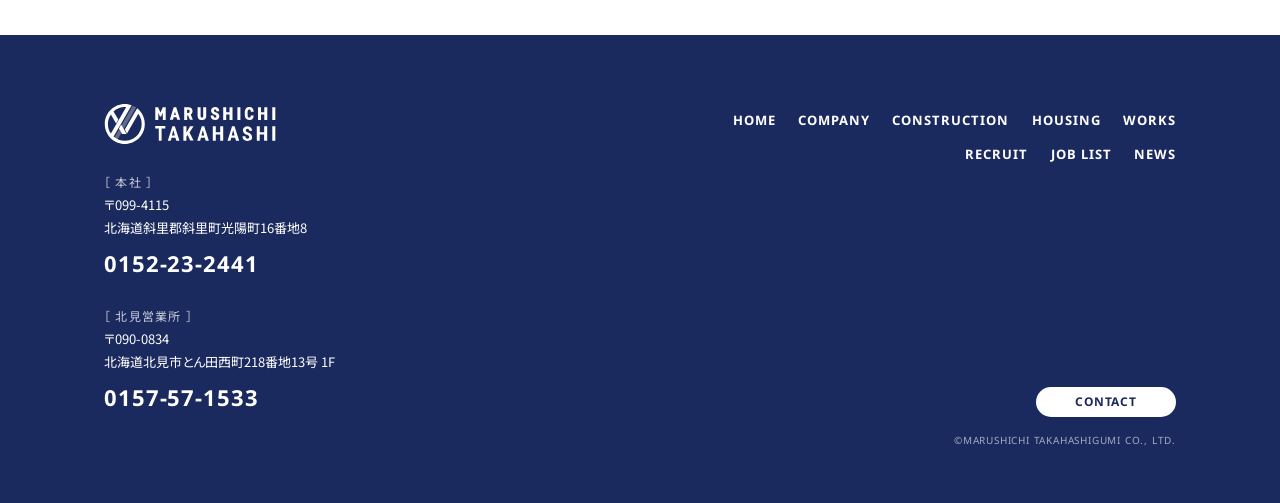
<file: housing.html>
<!DOCTYPE html>
<html lang="ja">
<head>
<meta charset="UTF-8">
<meta name="viewport" content="width=device-width, initial-scale=1.0">
<title>住宅事業｜丸七高橋組</title>
<meta name="description" content="北海道斜里町の総合建設会社・丸七高橋組の住宅事業。「COZY北見」「ナチュリエ北見」を通じて、地域に寄り添うこれからの住まいづくりに取り組んでいます。">
<link rel="preconnect" href="https://fonts.googleapis.com">
<link rel="preconnect" href="https://fonts.gstatic.com" crossorigin>
<link href="https://fonts.googleapis.com/css2?family=Noto+Sans+JP:wght@400;500;700&family=Noto+Sans:wght@400;500;700;800&display=swap" rel="stylesheet">
<link rel="stylesheet" href="assets/css/style.css">
<link rel="icon" href="/favicon.ico" sizes="any">
<link rel="icon" type="image/svg+xml" href="/favicon.svg">
<link rel="icon" type="image/png" sizes="32x32" href="/favicon-32x32.png">
<link rel="apple-touch-icon" href="/apple-touch-icon.png">
<link rel="manifest" href="/site.webmanifest">
<style>
/* ===== HOUSING ページ固有 ===== */
.hous-lead-sec { padding: 78px 0; }
.hous-lead-txt {
  text-align: center;
  font-size: 20px;
  font-weight: 700;
  line-height: 2;
  letter-spacing: .06em;
  color: #2b2b2b;
}
.hous-sec { padding: 90px 0; }

/* セクション見出し＋右上リンク（EVENT/WORKS） */
.hous-head-row {
  position: relative;
  margin-bottom: 44px;
}
.hous-head-row .sec-head { text-align: center; margin-bottom: 0; }
.hous-head-row .more { position: absolute; right: 0; bottom: 6px; }

/* EVENT カード（3枚）：白ボックス＋下にバッジ・日付・タイトル */
.hous-events { display: grid; grid-template-columns: repeat(3, 1fr); gap: 30px; }
.hous-event { display: block; }
.hous-event .thumb { aspect-ratio: 4/3; overflow: hidden; background: #fff; }
.hous-event .thumb img { width: 100%; height: 100%; object-fit: cover; transition: transform .6s; }
.hous-event:hover .thumb img { transform: scale(1.05); }
.hous-event .badge { display: inline-block; margin-top: 16px; }
.hous-event .date {
  font-family: var(--en); font-weight: 700; font-size: 12px;
  color: #333; letter-spacing: .06em; margin-top: 10px;
}
.hous-event .ttl {
  font-size: 14px; font-weight: 500; line-height: 1.7;
  margin-top: 6px; letter-spacing: .03em; color: #333;
}

/* 画像＋テキスト（HOUSINGは余白調整） */
.hous-media { margin-top: 8px; }

/* BRAND: 画像は両方とも左・小さめ／見出し=タグライン→ブランド名 */
.hous-brand-media { display: grid; grid-template-columns: 450px 1fr; gap: 44px; align-items: start; max-width: 900px; margin-inline: auto; }
.hous-brand-media + .hous-brand-media { margin-top: 56px; }
.hous-brand-media .media-img img { width: 450px; height: 250px; object-fit: cover; } /* 画像 450×250px */
.hous-brand-media .tagline { font-size: 21pt; font-weight: 700; letter-spacing: .04em; color: #2b2b2b; line-height: 1.3; }
.hous-brand-media .brand { font-family: var(--en); font-weight: 700; font-size: 22px; letter-spacing: .06em; color: #2b2b2b; margin-top: 0; }
.hous-brand-media .body { font-size: 13px; color: #555; margin-top: 18px; line-height: 1.55; }
.hous-brand-media .more { margin-top: 20px; }

/* WORKS カード（3枚＋左右矢印装飾） */
.hous-works-wrap { position: relative; padding: 0 46px; }
.hous-works { display: grid; grid-template-columns: repeat(3, 1fr); gap: 28px; }
.hous-work { display: block; text-align: center; border: 1px solid var(--line); background: #fff; }
.hous-work .thumb { aspect-ratio: 4/3; overflow: hidden; background: #eee; }
.hous-work .thumb img { width: 100%; height: 100%; object-fit: cover; transition: transform .6s; }
.hous-work:hover .thumb img { transform: scale(1.05); }
.hous-work h4 { font-size: 15px; font-weight: 700; margin-top: 18px; letter-spacing: .04em; }
.hous-work .more { margin: 8px 0 22px; }
.hous-works-arrow {
  position: absolute; top: 50%; transform: translateY(-50%);
  width: 36px; height: 36px; display: flex; align-items: center; justify-content: center;
  font-family: var(--en); font-weight: 300; font-size: 30px; color: #bbb; line-height: 1;
  user-select: none;
}
.hous-works-arrow.prev { left: 0; }
.hous-works-arrow.next { right: 0; }

/* WORKS「その他の施工事例はこちら」 */
.hous-works-all { text-align: center; font-size: 28px; letter-spacing: .04em; color: #333; margin: 58px 0 26px; }

/* Housing Division / CONTACT / RECRUIT 枠：900×320px 中央 */
.band-900 { width: min(900px, 100% - 48px); height: 320px; margin: 0 auto; }
.band-link .label { display: inline-flex; flex-direction: column; align-items: center; gap: 8px; line-height: 1.1; }
.band-link .label .jp { font-family: "Noto Sans JP", sans-serif; font-weight: 400; font-size: 12px; letter-spacing: .24em; }
.hous-contact-box { width: min(900px, 100% - 48px); height: 200px; margin: 0 auto; }

/* ACCESS：左テキスト・右マップ（全体で幅900px） */
.hous-access { display: grid; grid-template-columns: 1fr 590px; gap: 52px; align-items: start; width: min(900px, 100% - 48px); margin: 0 auto; }
.hous-access .map { width: 100%; height: 320px; }
.hous-access .map iframe { display: block; width: 100%; height: 100%; border: 0; }

/* ACCESS */
.hous-access-ttl { font-size: 16px; font-weight: 700; letter-spacing: .06em; margin-bottom: 16px; }
.hous-access-addr { font-size: 14px; color: #555; line-height: 1.95; }
.hous-access-tel { font-size: 14px; color: #333; letter-spacing: .04em; margin-top: 22px; }

@media (max-width: 767px){
  .hous-lead-sec { padding: 50px 0; }
  .hous-lead-txt { font-size: 16px; line-height: 1.9; }
  .hous-sec { padding: 56px 0; }
  .hous-head-row { margin-bottom: 30px; }
  .hous-events { grid-template-columns: 1fr; gap: 26px; }
  .hous-brand-media { grid-template-columns: 1fr; gap: 22px; }
  .hous-brand-media .media-img img { width: 100%; height: auto; }
  .hous-brand-media + .hous-brand-media { margin-top: 40px; }
  .hous-works-wrap { padding: 0; }
  .hous-works { grid-template-columns: 1fr; gap: 26px; }
  .hous-works-arrow { display: none; }
  .hous-works-all { font-size: 20px; margin: 40px 0 22px; }
  .band-900 { height: 200px; }
  .hous-contact-box { height: auto; padding: 26px 24px; }
  .hous-access { grid-template-columns: 1fr; gap: 24px; }
  .hous-access .map { height: 240px; }
}
</style>
</head>
<body>

<!-- ========== ヘッダー ========== -->
<header class="site-header">
  <div class="header-inner">
    <a href="index.html" class="header-logo"><img src="images/common/logo_col.svg" alt="丸七高橋組"></a>
    <nav class="gnav">
      <ul class="gnav-list">
        <li><a href="index.html">HOME</a></li>
        <li><a href="company.html">COMPANY</a></li>
        <li><a href="construction.html">CONSTRUCTION</a></li>
        <li><a href="housing.html">HOUSING</a></li>
        <li><a href="works.html">WORKS</a></li>
      </ul>
      <div class="gnav-btns">
        <a href="recruit.html" class="btn-pill">RECRUIT</a>
        <a href="contact.html" class="btn-pill">CONTACT</a>
      </div>
      <button class="hamburger" aria-label="メニュー"><span></span><span></span><span></span></button>
    </nav>
  </div>
</header>

<!-- ========== ドロワー ========== -->
<div class="drawer">
  <ul class="drawer-list">
    <li><a href="index.html">HOME<span class="jp">ホーム</span></a></li>
    <li><a href="company.html">COMPANY<span class="jp">会社案内</span></a></li>
    <li><a href="construction.html">CONSTRUCTION<span class="jp">建築・土木</span></a></li>
    <li><a href="housing.html">HOUSING<span class="jp">住宅事業</span></a></li>
    <li><a href="works.html">WORKS<span class="jp">施工実績</span></a></li>
    <li><a href="recruit.html">RECRUIT<span class="jp">採用情報</span></a></li>
    <li><a href="joblist.html">JOB LIST<span class="jp">求人募集</span></a></li>
    <li><a href="news.html">NEWS<span class="jp">お知らせ</span></a></li>
  </ul>
  <div class="drawer-btns">
    <a href="contact.html">CONTACT</a>
  </div>
</div>

<main>

<!-- ========== ページヒーロー ========== -->
<section class="page-hero" style="background-image:url('images/housing/housing-head.jpg')">
  <div class="inner">
    <p class="en">HOUSING</p>
    <span class="jp">住宅事業</span>
  </div>
</section>

<!-- ========== リード ========== -->
<section class="hous-lead-sec">
  <div class="wrap">
    <p class="hous-lead-txt">
      丸七高橋組では、地域に寄り添う住まいづくりを目指した<br class="br-pc">
      住宅事業にも取り組んでいます
    </p>
  </div>
</section>

<!-- ========== EVENT ========== -->
<section class="hous-sec band">
  <div class="wrap">
    <div class="hous-head-row">
      <div class="sec-head">
        <p class="en-title">EVENT</p>
        <span class="jp-sub">イベント</span>
      </div>
      <a href="news.html" class="more">MORE <span class="arrow">&gt;</span></a>
    </div>

    <div class="hous-events">
      <a href="news.html" class="hous-event">
        <div class="thumb">
          <img src="images/housing/event-dummy01.jpg" alt="家づくりワークショップ">
        </div>
        <span class="badge">EVENT</span>
        <p class="date">2025.00.00</p>
        <p class="ttl">【随時開催中】家づくりワークショップ</p>
      </a>
      <a href="news.html" class="hous-event">
        <div class="thumb">
          <img src="images/housing/event-dummy02.jpg" alt="Naturie いつでも家づくり相談会">
        </div>
        <span class="badge">EVENT</span>
        <p class="date">2025.00.00</p>
        <p class="ttl">【Naturie】いつでも家づくり相談会</p>
      </a>
      <a href="news.html" class="hous-event">
        <div class="thumb">
          <img src="images/housing/event-dummy03.jpg" alt="COZY いつでも家づくり相談会">
        </div>
        <span class="badge">NEWS</span>
        <p class="date">2025.00.00</p>
        <p class="ttl">【COZY】いつでも家づくり相談会</p>
      </a>
    </div>
  </div>
</section>

<!-- ========== 画像＋テキスト ========== -->
<section class="hous-sec">
  <div class="wrap">
    <div class="media-row hous-media">
      <div class="media-img"><img src="images/housing/housing02.jpg" alt="地域に寄り添う住まいづくり"></div>
      <div class="media-txt">
        <h3>地域に寄り添う<br class="br-pc">これからの住まいづくり</h3>
        <p>
          丸七高橋組の住宅事業部では、「COZY北見」と「ナチュリエ北見」<br class="br-pc">
          を通じて、北見・オホーツクエリアの住まいづくりを行っています。家<br class="br-pc">
          族構成や暮らし方、好みやこだわりはお客様によってさまざまです。<br class="br-pc">
          だからこそ、一人ひとりの理想の暮らしに寄り添いながら、毎日を心<br class="br-pc">
          地よく、自分らしく過ごせる住まいを提案。地域に根ざした住宅事業<br class="br-pc">
          を通じて、これからの暮らしを支えています。
        </p>
      </div>
    </div>
  </div>
</section>

<!-- ========== BRAND ========== -->
<section class="hous-sec band">
  <div class="wrap">
    <div class="sec-head">
      <p class="en-title">BRAND</p>
      <span class="jp-sub">ブランド</span>
    </div>

    <!-- COZY -->
    <div class="hous-brand-media">
      <div class="media-img"><img src="images/housing/housing-plan01.jpg" alt="COZY 家は、シンプルでいい"></div>
      <div class="media-txt">
        <p class="tagline">家は、シンプルでいい</p>
        <p class="brand">COZY</p>
        <p class="body">
          シンプルデザイン×しっかり性能<br>
          あらかじめ基本設計されたシンプルなデザインに、確かな性能を備<br class="br-pc">
          えた規格住宅。<br>
          スタンダードプランは150以上。インテリアは4つのテイストをご用意<br class="br-pc">
          しています。<br>
          楽しんで選ぶスマートな家づくりで、ライフスタイルと好みにあった住<br class="br-pc">
          まいが実現します。
        </p>
        <a href="https://fc.cozy-home.jp/" target="_blank" rel="noopener" class="more">MORE <span class="arrow">&gt;</span></a>
      </div>
    </div>

    <!-- Naturie -->
    <div class="hous-brand-media">
      <div class="media-img"><img src="images/housing/housing-plan02.jpg" alt="Naturie 自然素材の家"></div>
      <div class="media-txt">
        <p class="tagline">自然素材の家</p>
        <p class="brand">Naturie</p>
        <p class="body">
          ナチュラル＆スローな家。新しいのに懐かしくて、気持ちいい。<br>
          家族で育てる、やさしい暮らし。<br>
          味わいのある自然素材を使用したアンティークで「かわいい」お家。<br>
          ムクのフローリングや梁・柱、<br>
          調湿効果のある塗り壁や天然素材の塗料など、自然のぬくもりたっ<br class="br-pc">
          ぷりの素材を採用しています。<br>
          暮らすほどに愛おしい、味わいが深まる住まいをお届けします。
        </p>
        <a href="https://www.naturie.jp/" target="_blank" rel="noopener" class="more">MORE <span class="arrow">&gt;</span></a>
      </div>
    </div>
  </div>
</section>

<!-- ========== WORKS ========== -->
<section class="hous-sec">
  <div class="wrap">
    <div class="hous-head-row">
      <div class="sec-head">
        <p class="en-title">WORKS</p>
        <span class="jp-sub">施工実績</span>
      </div>
      <a href="works.html" class="more">ALL LIST <span class="arrow">&gt;</span></a>
    </div>

    <div class="hous-works-wrap">
      <span class="hous-works-arrow prev" aria-hidden="true">&lsaquo;</span>
      <div class="hous-works">
        <a href="works.html" class="hous-work">
          <div class="thumb"><img src="images/housing/housing-works-dummy01.jpg" alt="施工事例 name"></div>
          <h4>name</h4>
          <span class="more">MORE <span class="arrow">&gt;</span></span>
        </a>
        <a href="works.html" class="hous-work">
          <div class="thumb"><img src="images/housing/housing-works-dummy02.jpg" alt="施工事例 name"></div>
          <h4>name</h4>
          <span class="more">MORE <span class="arrow">&gt;</span></span>
        </a>
        <a href="works.html" class="hous-work">
          <div class="thumb"><img src="images/housing/housing-works-dummy03.jpg" alt="施工事例 name"></div>
          <h4>name</h4>
          <span class="more">MORE <span class="arrow">&gt;</span></span>
        </a>
      </div>
      <span class="hous-works-arrow next" aria-hidden="true">&rsaquo;</span>
    </div>

    <!-- その他の施工事例 -->
    <p class="hous-works-all">その他の施工事例はこちら</p>
    <a href="works.html" class="band-link band-900">
      <img src="images/housing/rainier-homes-brn.jpg" alt="Housing Division">
      <span class="label">Housing Division<span class="jp">住宅事業部</span></span>
    </a>
  </div>
</section>

<!-- ========== CONTACT ========== -->
<section class="hous-sec" style="padding-top:0;">
  <div class="wrap">
    <a href="contact.html" class="contact-box hous-contact-box">
      <div class="txt">
        <p class="en">CONTACT</p>
        <span class="jp">お問い合わせ・資料請求</span>
      </div>
      <span class="arrow">&gt;</span>
    </a>
  </div>
</section>

<!-- ========== ACCESS（左テキスト・右マップ） ========== -->
<section class="hous-sec" style="padding-top:0;">
  <div class="wrap">
    <div class="hous-access">
      <div class="hous-access-info">
        <p class="hous-access-ttl">北見営業所</p>
        <p class="hous-access-addr">〒090-0834<br>北海道北見市とん田西町218番地13号 1F<br>営業時間 9:00〜17:00（日・祝休）</p>
        <p class="hous-access-tel">TEL 0120-437-745</p>
      </div>
      <div class="map">
        <iframe src="https://maps.google.com/maps?q=北海道北見市とん田西町218番地13号&output=embed" loading="lazy" referrerpolicy="no-referrer-when-downgrade"></iframe>
      </div>
    </div>
  </div>
</section>

<!-- ========== 下部 RECRUIT 枠（900×320） ========== -->
<div class="hous-sec" style="padding:0 0 90px;">
  <a href="recruit.html" class="band-link band-900">
    <img src="images/housing/recruit-brn.jpg" alt="採用情報">
    <span class="label">RECRUIT<span class="jp">採用情報</span></span>
  </a>
</div>

</main>

<!-- ========== フッター ========== -->
<footer class="site-footer">
  <div class="footer-inner">
    <div class="footer-left">
      <div class="footer-logo"><img src="images/common/logo_wh.svg" alt="丸七高橋組"></div>
      <div class="footer-office">
        <p class="label">［ 本社 ］</p>
        <p>〒099-4115<br>北海道斜里郡斜里町光陽町16番地8</p>
        <p class="tel">0152-23-2441</p>
      </div>
      <div class="footer-office">
        <p class="label">［ 北見営業所 ］</p>
        <p>〒090-0834<br>北海道北見市とん田西町218番地13号 1F</p>
        <p class="tel">0157-57-1533</p>
      </div>
    </div>
    <div class="footer-right">
      <nav class="footer-nav">
        <div class="row">
          <a href="index.html">HOME</a><a href="company.html">COMPANY</a><a href="construction.html">CONSTRUCTION</a><a href="housing.html">HOUSING</a><a href="works.html">WORKS</a>
        </div>
        <div class="row">
          <a href="recruit.html">RECRUIT</a><a href="joblist.html">JOB LIST</a><a href="news.html">NEWS</a>
        </div>
      </nav>
      <a href="contact.html" class="footer-contact">CONTACT</a>
    </div>
  </div>
  <div class="footer-bottom">
    <p class="footer-copy">©MARUSHICHI TAKAHASHIGUMI CO., LTD.</p>
  </div>
</footer>

<script src="assets/js/config.js"></script>
<script src="assets/js/main.js"></script>
</body>
</html>
</file>
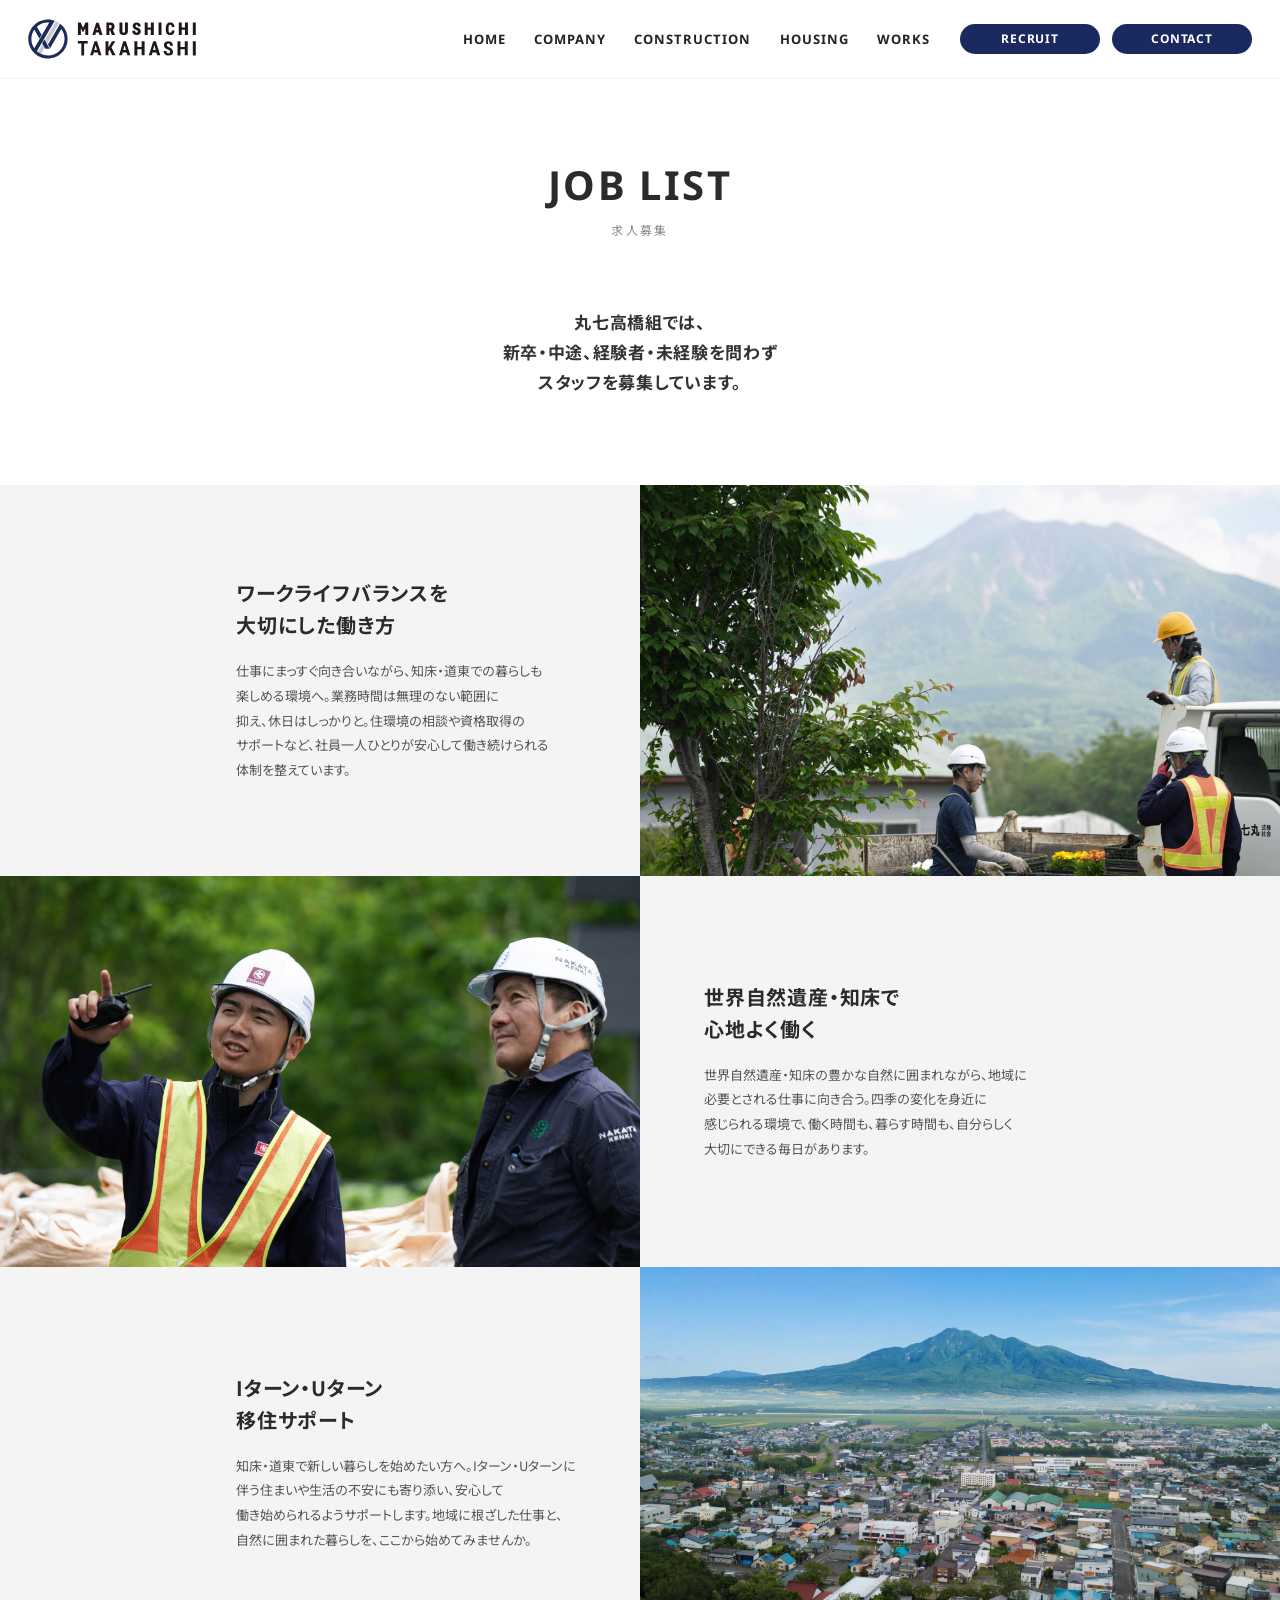
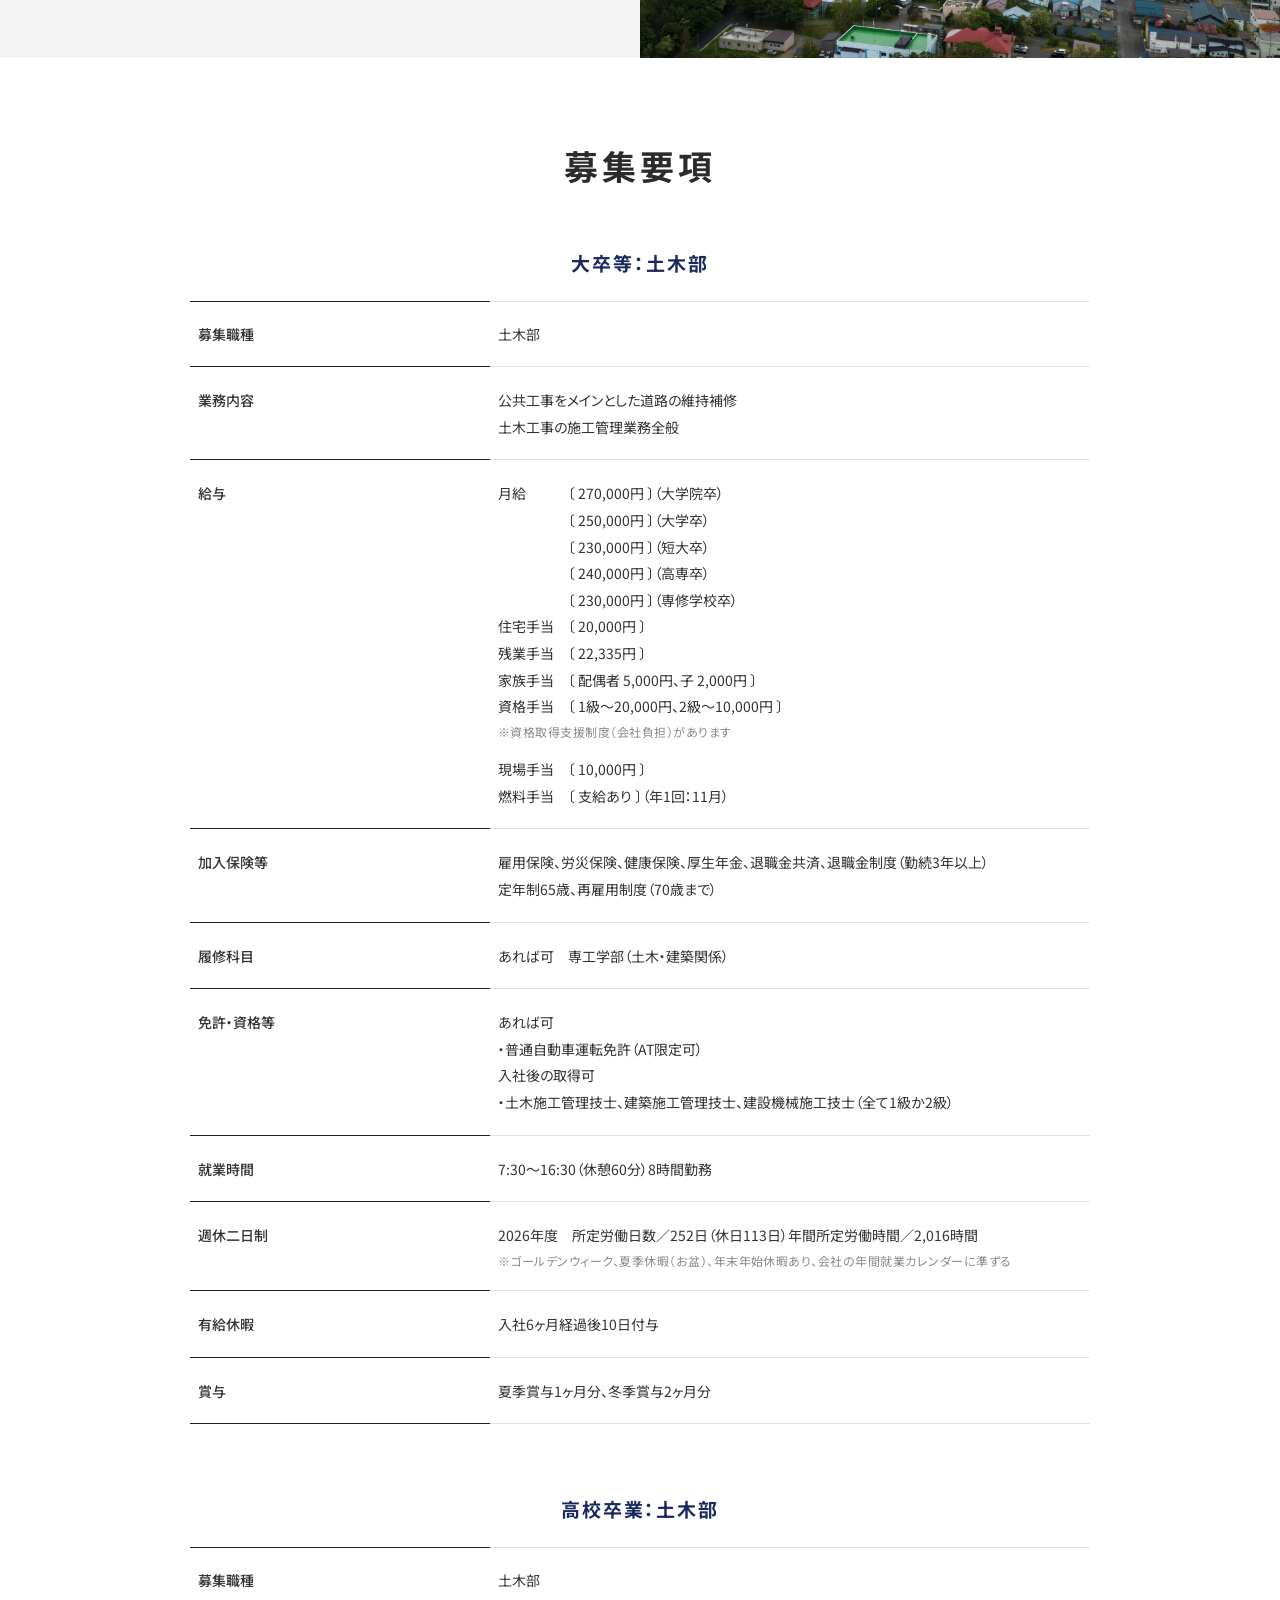
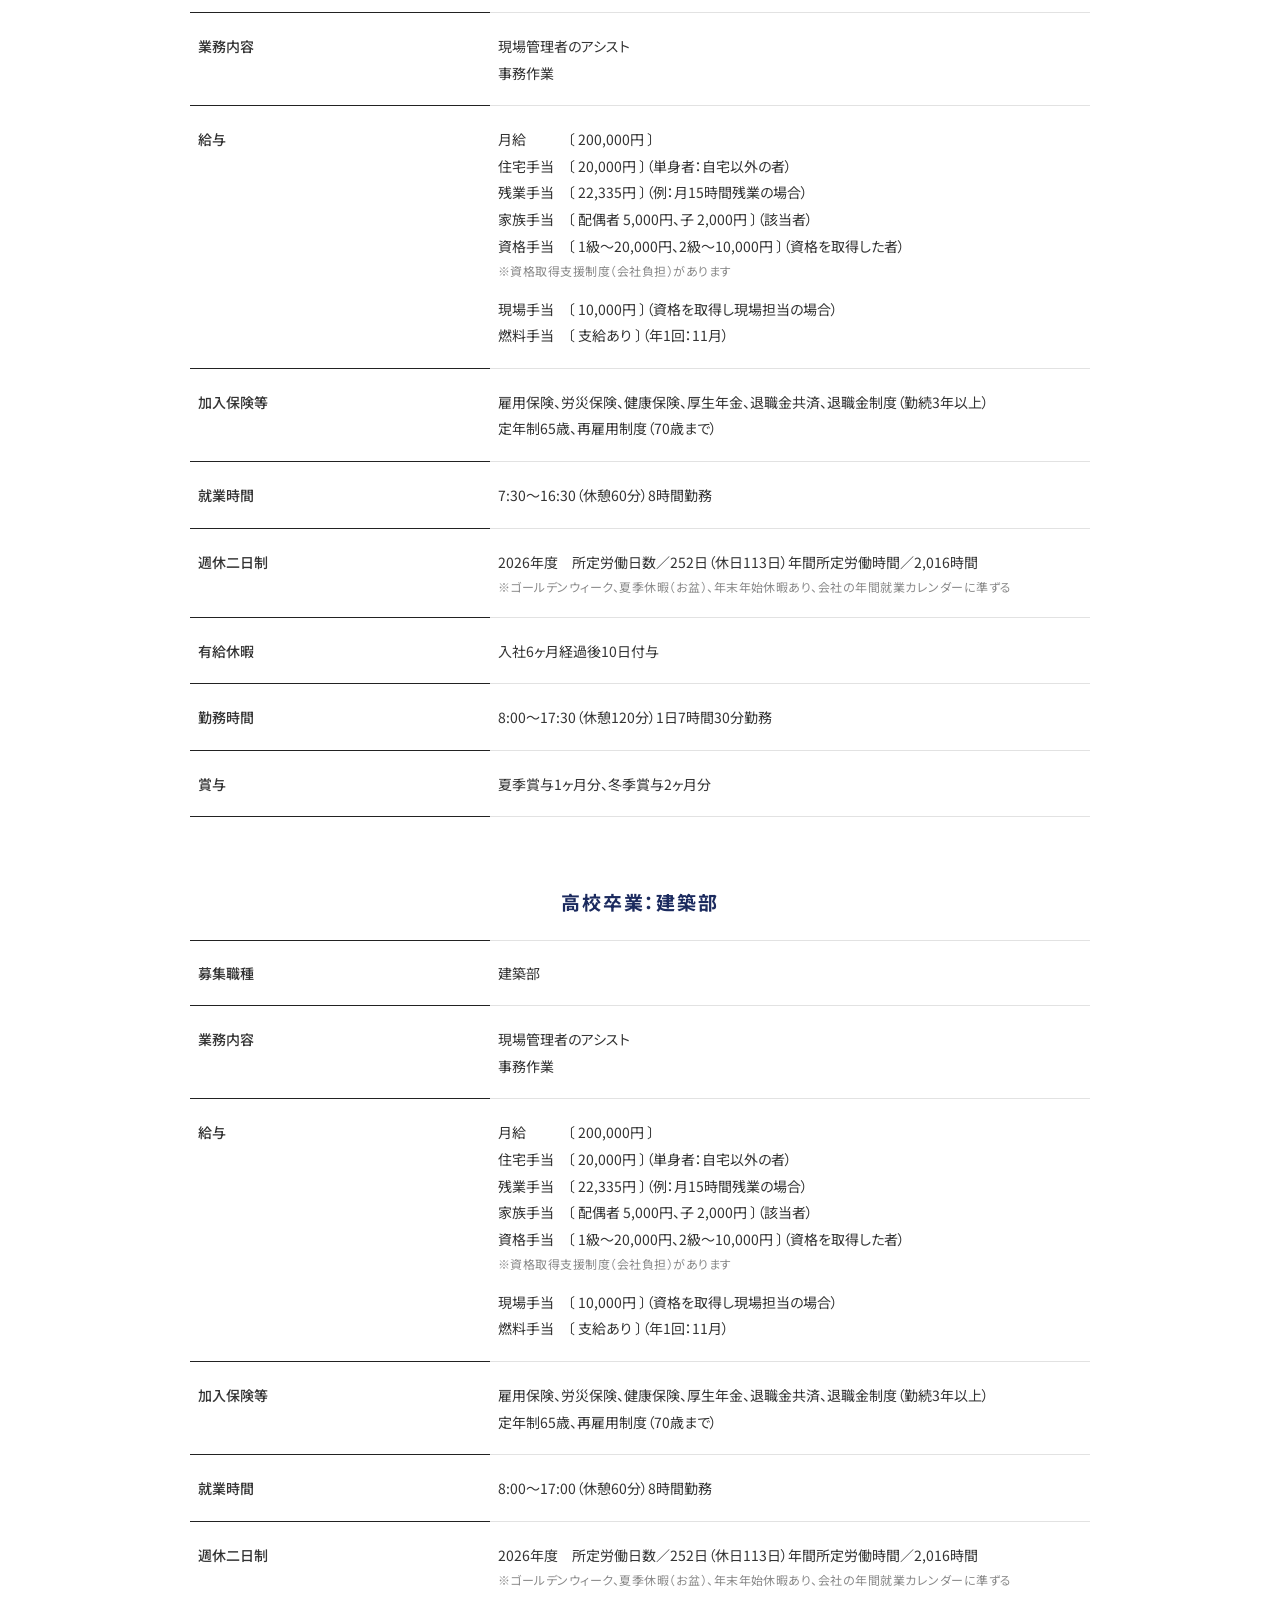
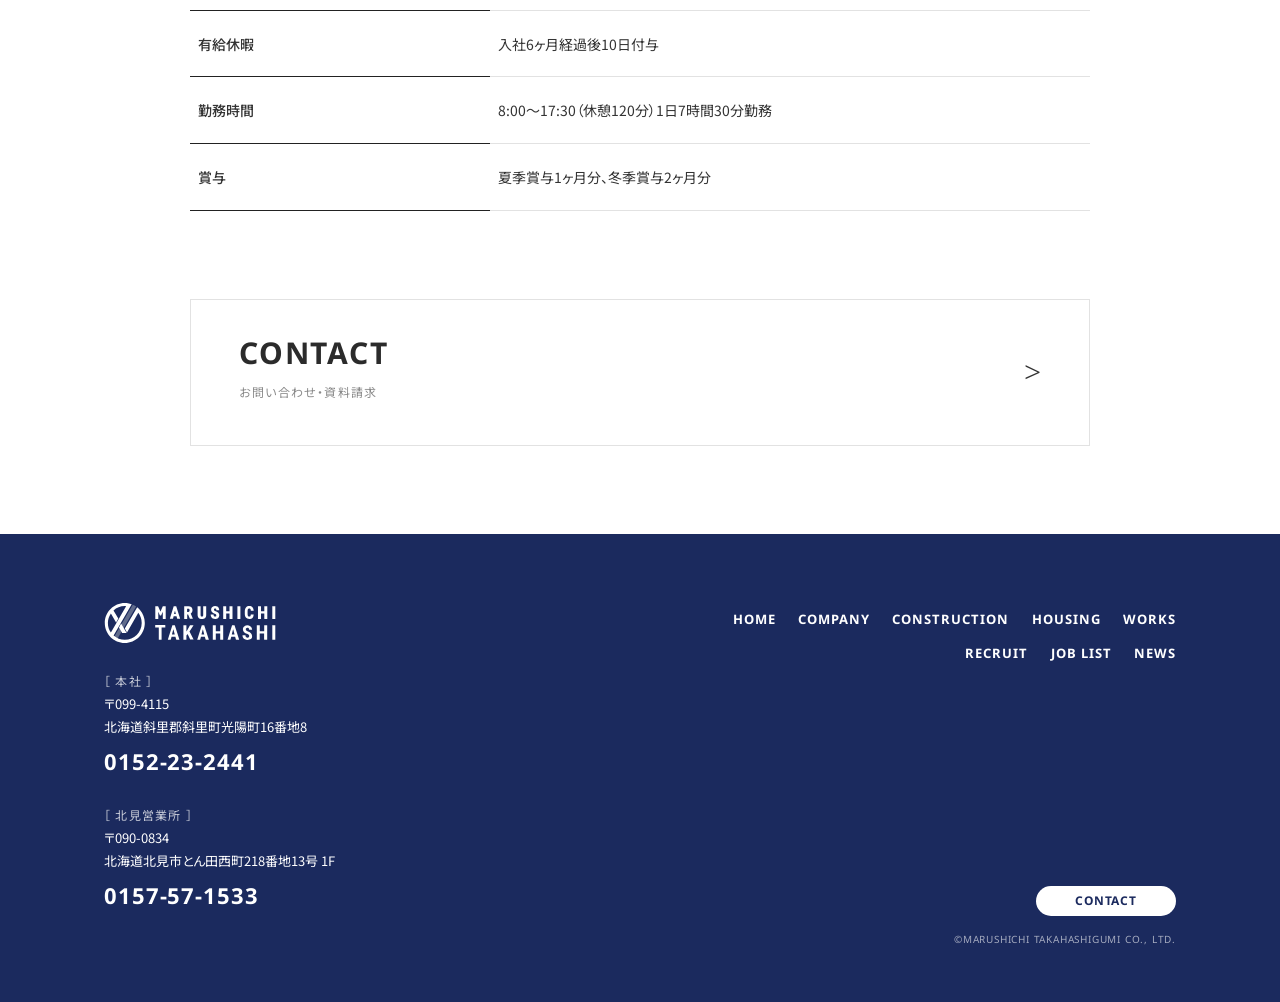
<file: joblist.html>
<!DOCTYPE html>
<html lang="ja">
<head>
<meta charset="UTF-8">
<meta name="viewport" content="width=device-width, initial-scale=1.0">
<title>求人募集｜丸七高橋組</title>
<meta name="description" content="丸七高橋組の求人募集情報。新卒・中途、経験者・未経験を問わずスタッフを募集しています。世界自然遺産・知床でワークライフバランスを大切にした働き方を。募集要項（土木部・建築部）を掲載。">
<link rel="preconnect" href="https://fonts.googleapis.com">
<link rel="preconnect" href="https://fonts.gstatic.com" crossorigin>
<link href="https://fonts.googleapis.com/css2?family=Noto+Sans+JP:wght@400;500;700&family=Noto+Sans:wght@400;500;700;800&display=swap" rel="stylesheet">
<link rel="stylesheet" href="assets/css/style.css">
<link rel="icon" href="/favicon.ico" sizes="any">
<link rel="icon" type="image/svg+xml" href="/favicon.svg">
<link rel="icon" type="image/png" sizes="32x32" href="/favicon-32x32.png">
<link rel="apple-touch-icon" href="/apple-touch-icon.png">
<link rel="manifest" href="/site.webmanifest">
<style>
/* ===== JOB LIST ページ固有（接頭辞 job-） ===== */
/* 募集要項 中央大見出し（英字なし・日本語大見出し） */
.job-sec-title {
  text-align: center;
  font-size: 34px;
  font-weight: 700;
  letter-spacing: .12em;
  color: #2b2b2b;
  line-height: 1.2;
  margin-bottom: 64px;
}
/* 各募集要項テーブルの上見出し（高校卒業：土木部 等） */
.job-table-head {
  text-align: center;
  font-size: 19px;
  font-weight: 700;
  letter-spacing: .1em;
  color: var(--navy);
  margin-bottom: 24px;
}
.job-table-block + .job-table-block { margin-top: 72px; }
/* 給与など複数手当セル内の細い注記 */
.job-note {
  display: block;
  font-size: 12px;
  color: var(--sub);
  letter-spacing: .04em;
  line-height: 1.7;
  margin-top: 2px;
}
/* 給与セル内の小見出し行間 */
.spec-table td .job-pay-gap { display: block; height: 14px; }

/* 上部：全幅50/50交互（片側グレー地テキスト／片側フル画像） */
.job-hero-rows { width: 100%; }
.job-hero-row { display: grid; grid-template-columns: 1fr 1fr; align-items: stretch; min-height: 360px; }
.job-hero-row .txt { background: var(--band); display: flex; flex-direction: column; justify-content: center; padding: 56px 64px; }
.job-hero-row:not(.rev) .txt { align-items: flex-end; }        /* テキスト左パネル→中央寄せ */
.job-hero-row.rev .txt { order: 2; align-items: flex-start; }  /* テキスト右パネル→中央寄せ */
.job-hero-row .txt .inner { width: 100%; max-width: 340px; }
.job-hero-row .txt h3 { font-size: 20px; font-weight: 700; line-height: 1.6; letter-spacing: .04em; color: #2b2b2b; }
.job-hero-row .txt p { font-size: 13px; color: #555; margin-top: 18px; line-height: 1.9; }
.job-hero-row .txt .more { margin-top: 24px; }
.job-hero-row .img { overflow: hidden; }
.job-hero-row .img img { width: 100%; height: 100%; object-fit: cover; display: block; }

@media (max-width: 767px){
  .job-sec-title { font-size: 26px; margin-bottom: 40px; }
  .job-table-head { font-size: 17px; }
  .job-table-block + .job-table-block { margin-top: 52px; }
  .job-hero-row { grid-template-columns: 1fr; min-height: 0; }
  .job-hero-row .txt { padding: 36px 24px; align-items: flex-start; order: 2; }
  .job-hero-row .txt .inner { max-width: none; }
  .job-hero-row .img { min-height: 240px; }
}
</style>
</head>
<body>

<!-- ========== ヘッダー ========== -->
<header class="site-header">
  <div class="header-inner">
    <a href="index.html" class="header-logo"><img src="images/common/logo_col.svg" alt="丸七高橋組"></a>
    <nav class="gnav">
      <ul class="gnav-list">
        <li><a href="index.html">HOME</a></li>
        <li><a href="company.html">COMPANY</a></li>
        <li><a href="construction.html">CONSTRUCTION</a></li>
        <li><a href="housing.html">HOUSING</a></li>
        <li><a href="works.html">WORKS</a></li>
      </ul>
      <div class="gnav-btns">
        <a href="recruit.html" class="btn-pill">RECRUIT</a>
        <a href="contact.html" class="btn-pill">CONTACT</a>
      </div>
      <button class="hamburger" aria-label="メニュー"><span></span><span></span><span></span></button>
    </nav>
  </div>
</header>

<!-- ========== ドロワー ========== -->
<div class="drawer">
  <ul class="drawer-list">
    <li><a href="index.html">HOME<span class="jp">ホーム</span></a></li>
    <li><a href="company.html">COMPANY<span class="jp">会社案内</span></a></li>
    <li><a href="construction.html">CONSTRUCTION<span class="jp">建築・土木</span></a></li>
    <li><a href="housing.html">HOUSING<span class="jp">住宅事業</span></a></li>
    <li><a href="works.html">WORKS<span class="jp">施工実績</span></a></li>
    <li><a href="recruit.html">RECRUIT<span class="jp">採用情報</span></a></li>
    <li><a href="joblist.html">JOB LIST<span class="jp">求人募集</span></a></li>
    <li><a href="news.html">NEWS<span class="jp">お知らせ</span></a></li>
  </ul>
  <div class="drawer-btns">
    <a href="contact.html">CONTACT</a>
  </div>
</div>

<main>

<!-- ========== ページタイトル ========== -->
<div class="page-title">
  <p class="en">JOB LIST</p>
  <span class="jp">求人募集</span>
</div>

<!-- ========== リード ========== -->
<section class="section" style="padding-top:56px;">
  <div class="wrap">
    <p class="page-lead strong">
      丸七高橋組では、<br>
      新卒・中途、経験者・未経験を問わず<br>
      スタッフを募集しています。
    </p>
  </div>
</section>

<!-- ========== 画像＋テキスト 交互3ブロック ========== -->
<section class="job-hero-rows">

  <!-- 01 : テキスト左 / 画像右 -->
  <div class="job-hero-row">
    <div class="txt">
      <div class="inner">
        <h3>ワークライフバランスを<br>大切にした働き方</h3>
        <p>仕事にまっすぐ向き合いながら、知床・道東での暮らしも楽しめる環境へ。業務時間は無理のない範囲に抑え、休日はしっかりと。住環境の相談や資格取得のサポートなど、社員一人ひとりが安心して働き続けられる体制を整えています。</p>
      </div>
    </div>
    <div class="img"><img src="images/joblist/joblist01.jpg" alt="ワークライフバランスを大切にした働き方"></div>
  </div>

  <!-- 02 : 画像左 / テキスト右 -->
  <div class="job-hero-row rev">
    <div class="txt">
      <div class="inner">
        <h3>世界自然遺産・知床で<br>心地よく働く</h3>
        <p>世界自然遺産・知床の豊かな自然に囲まれながら、地域に必要とされる仕事に向き合う。四季の変化を身近に感じられる環境で、働く時間も、暮らす時間も、自分らしく大切にできる毎日があります。</p>
      </div>
    </div>
    <div class="img"><img src="images/joblist/joblist02.jpg" alt="世界自然遺産・知床で心地よく働く"></div>
  </div>

  <!-- 03 : テキスト左 / 画像右 -->
  <div class="job-hero-row">
    <div class="txt">
      <div class="inner">
        <h3>Iターン・Uターン<br>移住サポート</h3>
        <p>知床・道東で新しい暮らしを始めたい方へ。Iターン・Uターンに伴う住まいや生活の不安にも寄り添い、安心して働き始められるようサポートします。地域に根ざした仕事と、自然に囲まれた暮らしを、ここから始めてみませんか。</p>
      </div>
    </div>
    <div class="img"><img src="images/joblist/joblist03.jpg" alt="Iターン・Uターン移住サポート"></div>
  </div>

</section>

<!-- ========== 募集要項 ========== -->
<section class="section">
  <div class="w900">
    <h2 class="job-sec-title">募集要項</h2>

    <!-- 大卒等：土木部 -->
    <div class="job-table-block">
      <h3 class="job-table-head">大卒等：土木部</h3>
      <table class="spec-table top-line">
        <tr>
          <th>募集職種</th>
          <td>土木部</td>
        </tr>
        <tr>
          <th>業務内容</th>
          <td>公共工事をメインとした道路の維持補修<br>土木工事の施工管理業務全般</td>
        </tr>
        <tr>
          <th>給与</th>
          <td>
            月給　　　〔 270,000円 〕（大学院卒）<br>
            　　　　　〔 250,000円 〕（大学卒）<br>
            　　　　　〔 230,000円 〕（短大卒）<br>
            　　　　　〔 240,000円 〕（高専卒）<br>
            　　　　　〔 230,000円 〕（専修学校卒）<br>
            住宅手当　〔 20,000円 〕<br>
            残業手当　〔 22,335円 〕<br>
            家族手当　〔 配偶者 5,000円、子 2,000円 〕<br>
            資格手当　〔 1級〜20,000円、2級〜10,000円 〕
            <span class="job-note">※資格取得支援制度（会社負担）があります</span>
            <span class="job-pay-gap"></span>
            現場手当　〔 10,000円 〕<br>
            燃料手当　〔 支給あり 〕（年1回：11月）
          </td>
        </tr>
        <tr>
          <th>加入保険等</th>
          <td>雇用保険、労災保険、健康保険、厚生年金、退職金共済、退職金制度（勤続3年以上）<br>定年制65歳、再雇用制度（70歳まで）</td>
        </tr>
        <tr>
          <th>履修科目</th>
          <td>あれば可　専工学部（土木・建築関係）</td>
        </tr>
        <tr>
          <th>免許・資格等</th>
          <td>あれば可<br>・普通自動車運転免許（AT限定可）<br>入社後の取得可<br>・土木施工管理技士、建築施工管理技士、建設機械施工技士（全て1級か2級）</td>
        </tr>
        <tr>
          <th>就業時間</th>
          <td>7:30〜16:30（休憩60分）8時間勤務</td>
        </tr>
        <tr>
          <th>週休二日制</th>
          <td>2026年度　所定労働日数／252日（休日113日）年間所定労働時間／2,016時間
            <span class="job-note">※ゴールデンウィーク、夏季休暇（お盆）、年末年始休暇あり、会社の年間就業カレンダーに準ずる</span>
          </td>
        </tr>
        <tr>
          <th>有給休暇</th>
          <td>入社6ヶ月経過後10日付与</td>
        </tr>
        <tr>
          <th>賞与</th>
          <td>夏季賞与1ヶ月分、冬季賞与2ヶ月分</td>
        </tr>
      </table>
    </div>

    <!-- 土木部 -->
    <div class="job-table-block">
      <h3 class="job-table-head">高校卒業：土木部</h3>
      <table class="spec-table top-line">
        <tr>
          <th>募集職種</th>
          <td>土木部</td>
        </tr>
        <tr>
          <th>業務内容</th>
          <td>現場管理者のアシスト<br>事務作業</td>
        </tr>
        <tr>
          <th>給与</th>
          <td>
            月給　　　〔 200,000円 〕<br>
            住宅手当　〔 20,000円 〕（単身者：自宅以外の者）<br>
            残業手当　〔 22,335円 〕（例：月15時間残業の場合）<br>
            家族手当　〔 配偶者 5,000円、子 2,000円 〕（該当者）<br>
            資格手当　〔 1級〜20,000円、2級〜10,000円 〕（資格を取得した者）
            <span class="job-note">※資格取得支援制度（会社負担）があります</span>
            <span class="job-pay-gap"></span>
            現場手当　〔 10,000円 〕（資格を取得し現場担当の場合）<br>
            燃料手当　〔 支給あり 〕（年1回：11月）
          </td>
        </tr>
        <tr>
          <th>加入保険等</th>
          <td>雇用保険、労災保険、健康保険、厚生年金、退職金共済、退職金制度（勤続3年以上）<br>定年制65歳、再雇用制度（70歳まで）</td>
        </tr>
        <tr>
          <th>就業時間</th>
          <td>7:30〜16:30（休憩60分）8時間勤務</td>
        </tr>
        <tr>
          <th>週休二日制</th>
          <td>2026年度　所定労働日数／252日（休日113日）年間所定労働時間／2,016時間
            <span class="job-note">※ゴールデンウィーク、夏季休暇（お盆）、年末年始休暇あり、会社の年間就業カレンダーに準ずる</span>
          </td>
        </tr>
        <tr>
          <th>有給休暇</th>
          <td>入社6ヶ月経過後10日付与</td>
        </tr>
        <tr>
          <th>勤務時間</th>
          <td>8:00〜17:30（休憩120分）1日7時間30分勤務</td>
        </tr>
        <tr>
          <th>賞与</th>
          <td>夏季賞与1ヶ月分、冬季賞与2ヶ月分</td>
        </tr>
      </table>
    </div>

    <!-- 建築部 -->
    <div class="job-table-block">
      <h3 class="job-table-head">高校卒業：建築部</h3>
      <table class="spec-table top-line">
        <tr>
          <th>募集職種</th>
          <td>建築部</td>
        </tr>
        <tr>
          <th>業務内容</th>
          <td>現場管理者のアシスト<br>事務作業</td>
        </tr>
        <tr>
          <th>給与</th>
          <td>
            月給　　　〔 200,000円 〕<br>
            住宅手当　〔 20,000円 〕（単身者：自宅以外の者）<br>
            残業手当　〔 22,335円 〕（例：月15時間残業の場合）<br>
            家族手当　〔 配偶者 5,000円、子 2,000円 〕（該当者）<br>
            資格手当　〔 1級〜20,000円、2級〜10,000円 〕（資格を取得した者）
            <span class="job-note">※資格取得支援制度（会社負担）があります</span>
            <span class="job-pay-gap"></span>
            現場手当　〔 10,000円 〕（資格を取得し現場担当の場合）<br>
            燃料手当　〔 支給あり 〕（年1回：11月）
          </td>
        </tr>
        <tr>
          <th>加入保険等</th>
          <td>雇用保険、労災保険、健康保険、厚生年金、退職金共済、退職金制度（勤続3年以上）<br>定年制65歳、再雇用制度（70歳まで）</td>
        </tr>
        <tr>
          <th>就業時間</th>
          <td>8:00〜17:00（休憩60分）8時間勤務</td>
        </tr>
        <tr>
          <th>週休二日制</th>
          <td>2026年度　所定労働日数／252日（休日113日）年間所定労働時間／2,016時間
            <span class="job-note">※ゴールデンウィーク、夏季休暇（お盆）、年末年始休暇あり、会社の年間就業カレンダーに準ずる</span>
          </td>
        </tr>
        <tr>
          <th>有給休暇</th>
          <td>入社6ヶ月経過後10日付与</td>
        </tr>
        <tr>
          <th>勤務時間</th>
          <td>8:00〜17:30（休憩120分）1日7時間30分勤務</td>
        </tr>
        <tr>
          <th>賞与</th>
          <td>夏季賞与1ヶ月分、冬季賞与2ヶ月分</td>
        </tr>
      </table>
    </div>


  </div>
</section>

<!-- ========== CONTACT CTA ========== -->
<section class="section" style="padding-top:0;">
  <div class="w900">
    <a href="contact.html" class="contact-box">
      <div class="txt">
        <span class="en">CONTACT</span>
        <span class="jp">お問い合わせ・資料請求</span>
      </div>
      <span class="arrow">&gt;</span>
    </a>
  </div>
</section>

</main>

<!-- ========== フッター ========== -->
<footer class="site-footer">
  <div class="footer-inner">
    <div class="footer-left">
      <div class="footer-logo"><img src="images/common/logo_wh.svg" alt="丸七高橋組"></div>
      <div class="footer-office">
        <p class="label">［ 本社 ］</p>
        <p>〒099-4115<br>北海道斜里郡斜里町光陽町16番地8</p>
        <p class="tel">0152-23-2441</p>
      </div>
      <div class="footer-office">
        <p class="label">［ 北見営業所 ］</p>
        <p>〒090-0834<br>北海道北見市とん田西町218番地13号 1F</p>
        <p class="tel">0157-57-1533</p>
      </div>
    </div>
    <div class="footer-right">
      <nav class="footer-nav">
        <div class="row">
          <a href="index.html">HOME</a><a href="company.html">COMPANY</a><a href="construction.html">CONSTRUCTION</a><a href="housing.html">HOUSING</a><a href="works.html">WORKS</a>
        </div>
        <div class="row">
          <a href="recruit.html">RECRUIT</a><a href="joblist.html">JOB LIST</a><a href="news.html">NEWS</a>
        </div>
      </nav>
      <a href="contact.html" class="footer-contact">CONTACT</a>
    </div>
  </div>
  <div class="footer-bottom">
    <p class="footer-copy">©MARUSHICHI TAKAHASHIGUMI CO., LTD.</p>
  </div>
</footer>

<script src="assets/js/config.js"></script>
<script src="assets/js/main.js"></script>
</body>
</html>
</file>
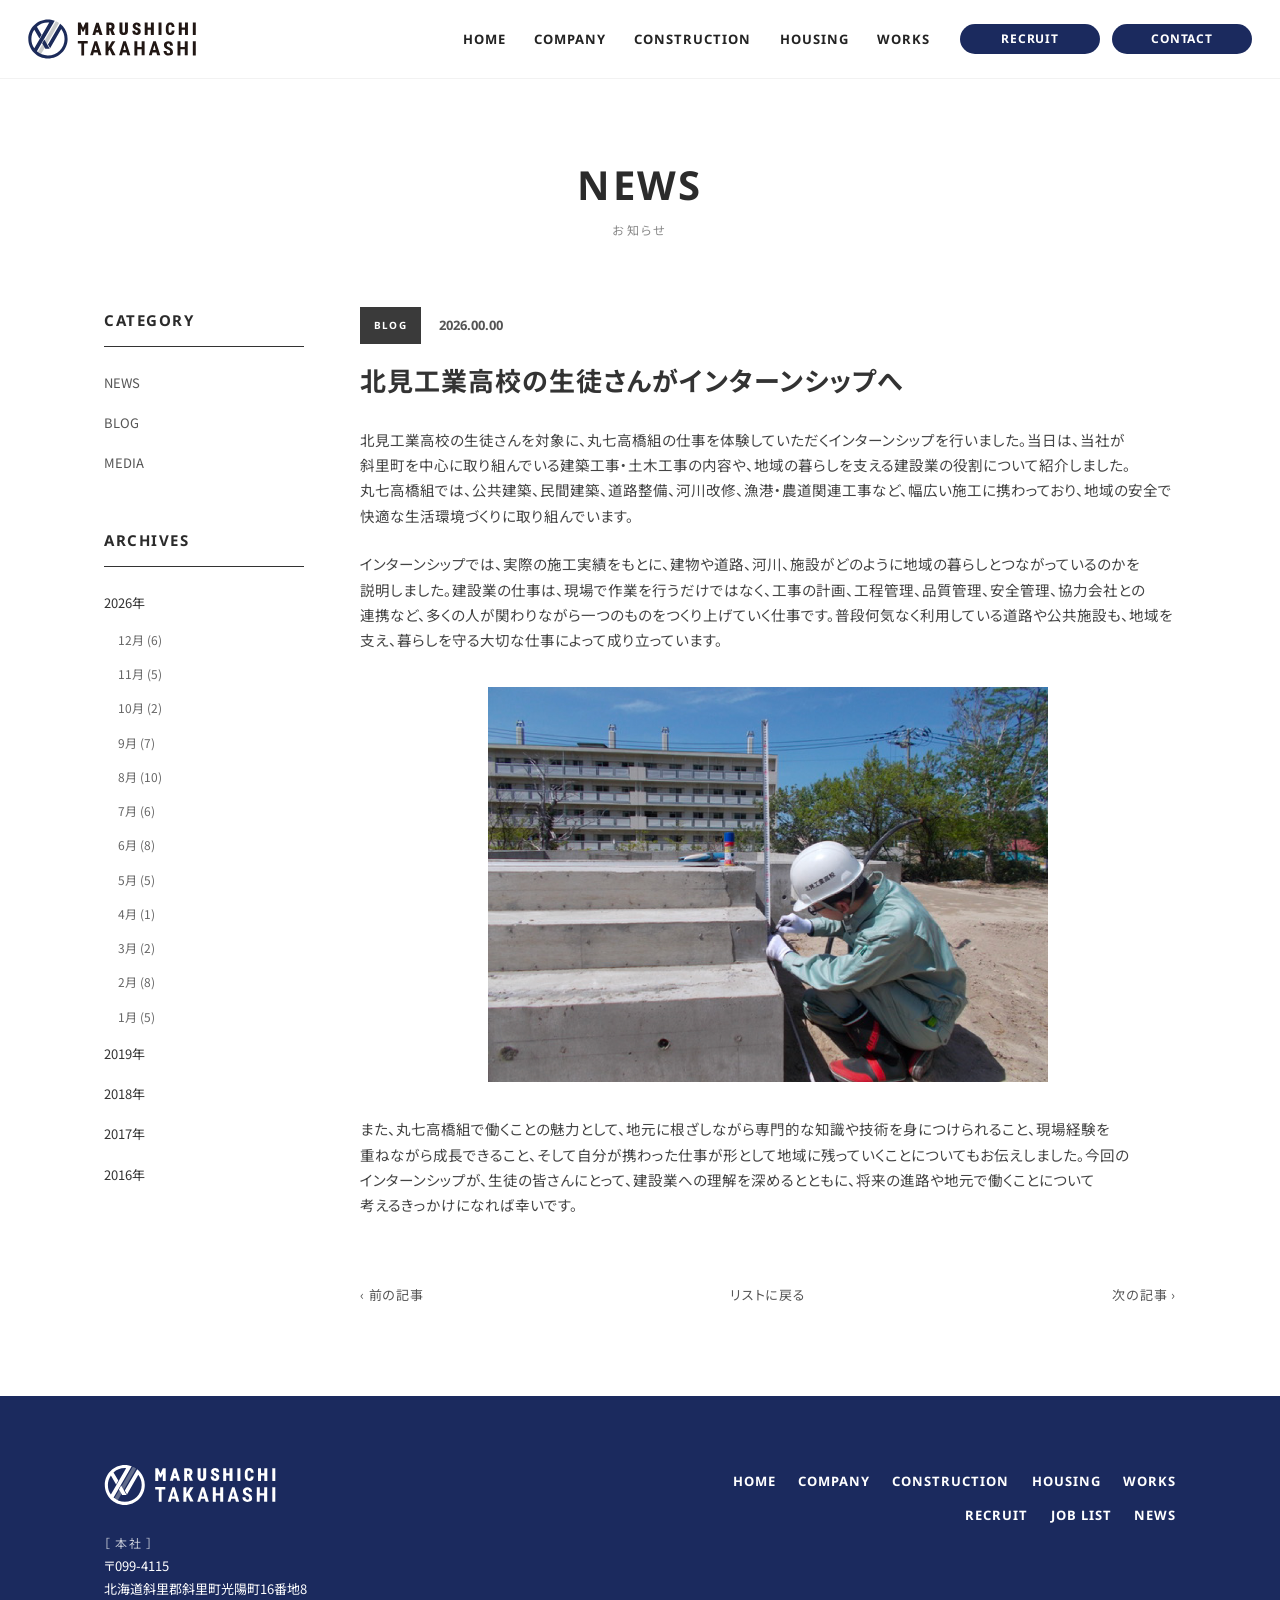
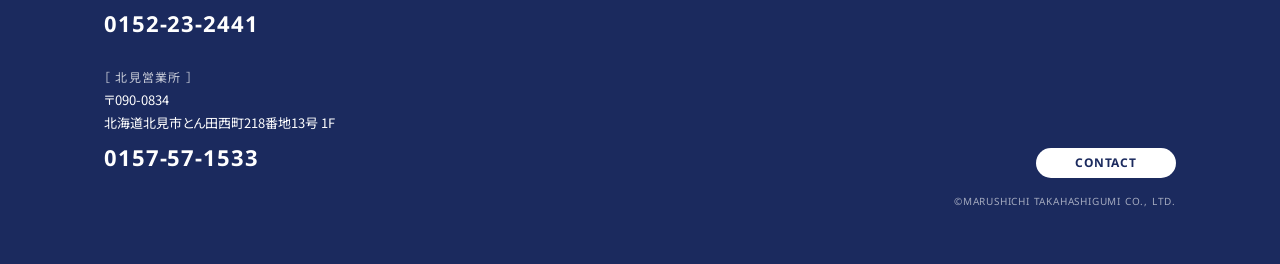
<file: news-single.html>
<!DOCTYPE html>
<html lang="ja">
<head>
<meta charset="UTF-8">
<meta name="viewport" content="width=device-width, initial-scale=1.0">
<title>お知らせ詳細｜丸七高橋組</title>
<meta name="description" content="丸七高橋組からのお知らせ・ブログ記事の詳細ページです。">
<link rel="preconnect" href="https://fonts.googleapis.com">
<link rel="preconnect" href="https://fonts.gstatic.com" crossorigin>
<link href="https://fonts.googleapis.com/css2?family=Noto+Sans+JP:wght@400;500;700&family=Noto+Sans:wght@400;500;700;800&display=swap" rel="stylesheet">
<link rel="stylesheet" href="assets/css/style.css">
<link rel="icon" href="/favicon.ico" sizes="any">
<link rel="icon" type="image/svg+xml" href="/favicon.svg">
<link rel="icon" type="image/png" sizes="32x32" href="/favicon-32x32.png">
<link rel="apple-touch-icon" href="/apple-touch-icon.png">
<link rel="manifest" href="/site.webmanifest">
<style>
/* NEWS詳細 ページ固有（接頭辞 nw-） */
.nw-detail-head { display: flex; align-items: center; gap: 18px; margin-bottom: 16px; }
.nw-detail-head .date { font-family: var(--en); font-weight: 700; font-size: 13px; color: #555; }
.nw-figure { margin: 34px auto; max-width: 560px; }
.nw-figure img { width: 100%; }
</style>
</head>
<body>

<!-- ========== ヘッダー ========== -->
<header class="site-header">
  <div class="header-inner">
    <a href="index.html" class="header-logo"><img src="images/common/logo_col.svg" alt="丸七高橋組"></a>
    <nav class="gnav">
      <ul class="gnav-list">
        <li><a href="index.html">HOME</a></li>
        <li><a href="company.html">COMPANY</a></li>
        <li><a href="construction.html">CONSTRUCTION</a></li>
        <li><a href="housing.html">HOUSING</a></li>
        <li><a href="works.html">WORKS</a></li>
      </ul>
      <div class="gnav-btns">
        <a href="recruit.html" class="btn-pill">RECRUIT</a>
        <a href="contact.html" class="btn-pill">CONTACT</a>
      </div>
      <button class="hamburger" aria-label="メニュー"><span></span><span></span><span></span></button>
    </nav>
  </div>
</header>

<!-- ========== ドロワー ========== -->
<div class="drawer">
  <ul class="drawer-list">
    <li><a href="index.html">HOME<span class="jp">ホーム</span></a></li>
    <li><a href="company.html">COMPANY<span class="jp">会社案内</span></a></li>
    <li><a href="construction.html">CONSTRUCTION<span class="jp">建築・土木</span></a></li>
    <li><a href="housing.html">HOUSING<span class="jp">住宅事業</span></a></li>
    <li><a href="works.html">WORKS<span class="jp">施工実績</span></a></li>
    <li><a href="recruit.html">RECRUIT<span class="jp">採用情報</span></a></li>
    <li><a href="joblist.html">JOB LIST<span class="jp">求人募集</span></a></li>
    <li><a href="news.html">NEWS<span class="jp">お知らせ</span></a></li>
  </ul>
  <div class="drawer-btns">
    <a href="contact.html">CONTACT</a>
  </div>
</div>

<main>

<!-- ========== ページタイトル ========== -->
<div class="page-title">
  <p class="en">NEWS</p>
  <span class="jp">お知らせ</span>
</div>

<!-- ========== 本文 ========== -->
<section class="section" style="padding-top:56px;">
  <div class="wrap">
    <div class="layout-side">

      <!-- 左サイドバー（一覧と同じ） -->
      <aside>
        <div class="side-block">
          <h3>CATEGORY</h3>
          <div class="side-links">
            <a href="news.html">NEWS</a>
            <a href="news.html">BLOG</a>
            <a href="news.html">MEDIA</a>
          </div>
        </div>

        <div class="side-block archives">
          <h3>ARCHIVES</h3>
          <div class="yr">2026年</div>
          <div class="mo">
            <a href="news.html">12月 (6)</a>
            <a href="news.html">11月 (5)</a>
            <a href="news.html">10月 (2)</a>
            <a href="news.html">9月 (7)</a>
            <a href="news.html">8月 (10)</a>
            <a href="news.html">7月 (6)</a>
            <a href="news.html">6月 (8)</a>
            <a href="news.html">5月 (5)</a>
            <a href="news.html">4月 (1)</a>
            <a href="news.html">3月 (2)</a>
            <a href="news.html">2月 (8)</a>
            <a href="news.html">1月 (5)</a>
          </div>
          <div class="yr">2019年</div>
          <div class="yr">2018年</div>
          <div class="yr">2017年</div>
          <div class="yr">2016年</div>
        </div>
      </aside>

      <!-- 本体：記事 -->
      <article>
        <div class="nw-detail-head">
          <span class="badge">BLOG</span>
          <span class="date">2026.00.00</span>
        </div>

        <div class="detail-head">
          <h1>北見工業高校の生徒さんがインターンシップへ</h1>
        </div>

        <div class="detail-body" style="margin-top:28px;">
          <p>北見工業高校の生徒さんを対象に、丸七高橋組の仕事を体験していただくインターンシップを行いました。当日は、当社が斜里町を中心に取り組んでいる建築工事・土木工事の内容や、地域の暮らしを支える建設業の役割について紹介しました。丸七高橋組では、公共建築、民間建築、道路整備、河川改修、漁港・農道関連工事など、幅広い施工に携わっており、地域の安全で快適な生活環境づくりに取り組んでいます。</p>
          <p>インターンシップでは、実際の施工実績をもとに、建物や道路、河川、施設がどのように地域の暮らしとつながっているのかを説明しました。建設業の仕事は、現場で作業を行うだけではなく、工事の計画、工程管理、品質管理、安全管理、協力会社との連携など、多くの人が関わりながら一つのものをつくり上げていく仕事です。普段何気なく利用している道路や公共施設も、地域を支え、暮らしを守る大切な仕事によって成り立っています。</p>
          <figure class="nw-figure">
            <img src="images/news/news-dummy1.jpg" alt="インターンシップの様子">
          </figure>
          <p>また、丸七高橋組で働くことの魅力として、地元に根ざしながら専門的な知識や技術を身につけられること、現場経験を重ねながら成長できること、そして自分が携わった仕事が形として地域に残っていくことについてもお伝えしました。今回のインターンシップが、生徒の皆さんにとって、建設業への理解を深めるとともに、将来の進路や地元で働くことについて考えるきっかけになれば幸いです。</p>
        </div>

        <!-- 投稿ナビ -->
        <div class="post-nav">
          <a href="news-single.html">&lsaquo; 前の記事</a>
          <a href="news.html">リストに戻る</a>
          <a href="news-single.html">次の記事 &rsaquo;</a>
        </div>
      </article>

    </div>
  </div>
</section>

</main>

<!-- ========== フッター ========== -->
<footer class="site-footer">
  <div class="footer-inner">
    <div class="footer-left">
      <div class="footer-logo"><img src="images/common/logo_wh.svg" alt="丸七高橋組"></div>
      <div class="footer-office">
        <p class="label">［ 本社 ］</p>
        <p>〒099-4115<br>北海道斜里郡斜里町光陽町16番地8</p>
        <p class="tel">0152-23-2441</p>
      </div>
      <div class="footer-office">
        <p class="label">［ 北見営業所 ］</p>
        <p>〒090-0834<br>北海道北見市とん田西町218番地13号 1F</p>
        <p class="tel">0157-57-1533</p>
      </div>
    </div>
    <div class="footer-right">
      <nav class="footer-nav">
        <div class="row">
          <a href="index.html">HOME</a><a href="company.html">COMPANY</a><a href="construction.html">CONSTRUCTION</a><a href="housing.html">HOUSING</a><a href="works.html">WORKS</a>
        </div>
        <div class="row">
          <a href="recruit.html">RECRUIT</a><a href="joblist.html">JOB LIST</a><a href="news.html">NEWS</a>
        </div>
      </nav>
      <a href="contact.html" class="footer-contact">CONTACT</a>
    </div>
  </div>
  <div class="footer-bottom">
    <p class="footer-copy">©MARUSHICHI TAKAHASHIGUMI CO., LTD.</p>
  </div>
</footer>

<script src="assets/js/config.js"></script>
<script src="assets/js/main.js"></script>
</body>
</html>
</file>
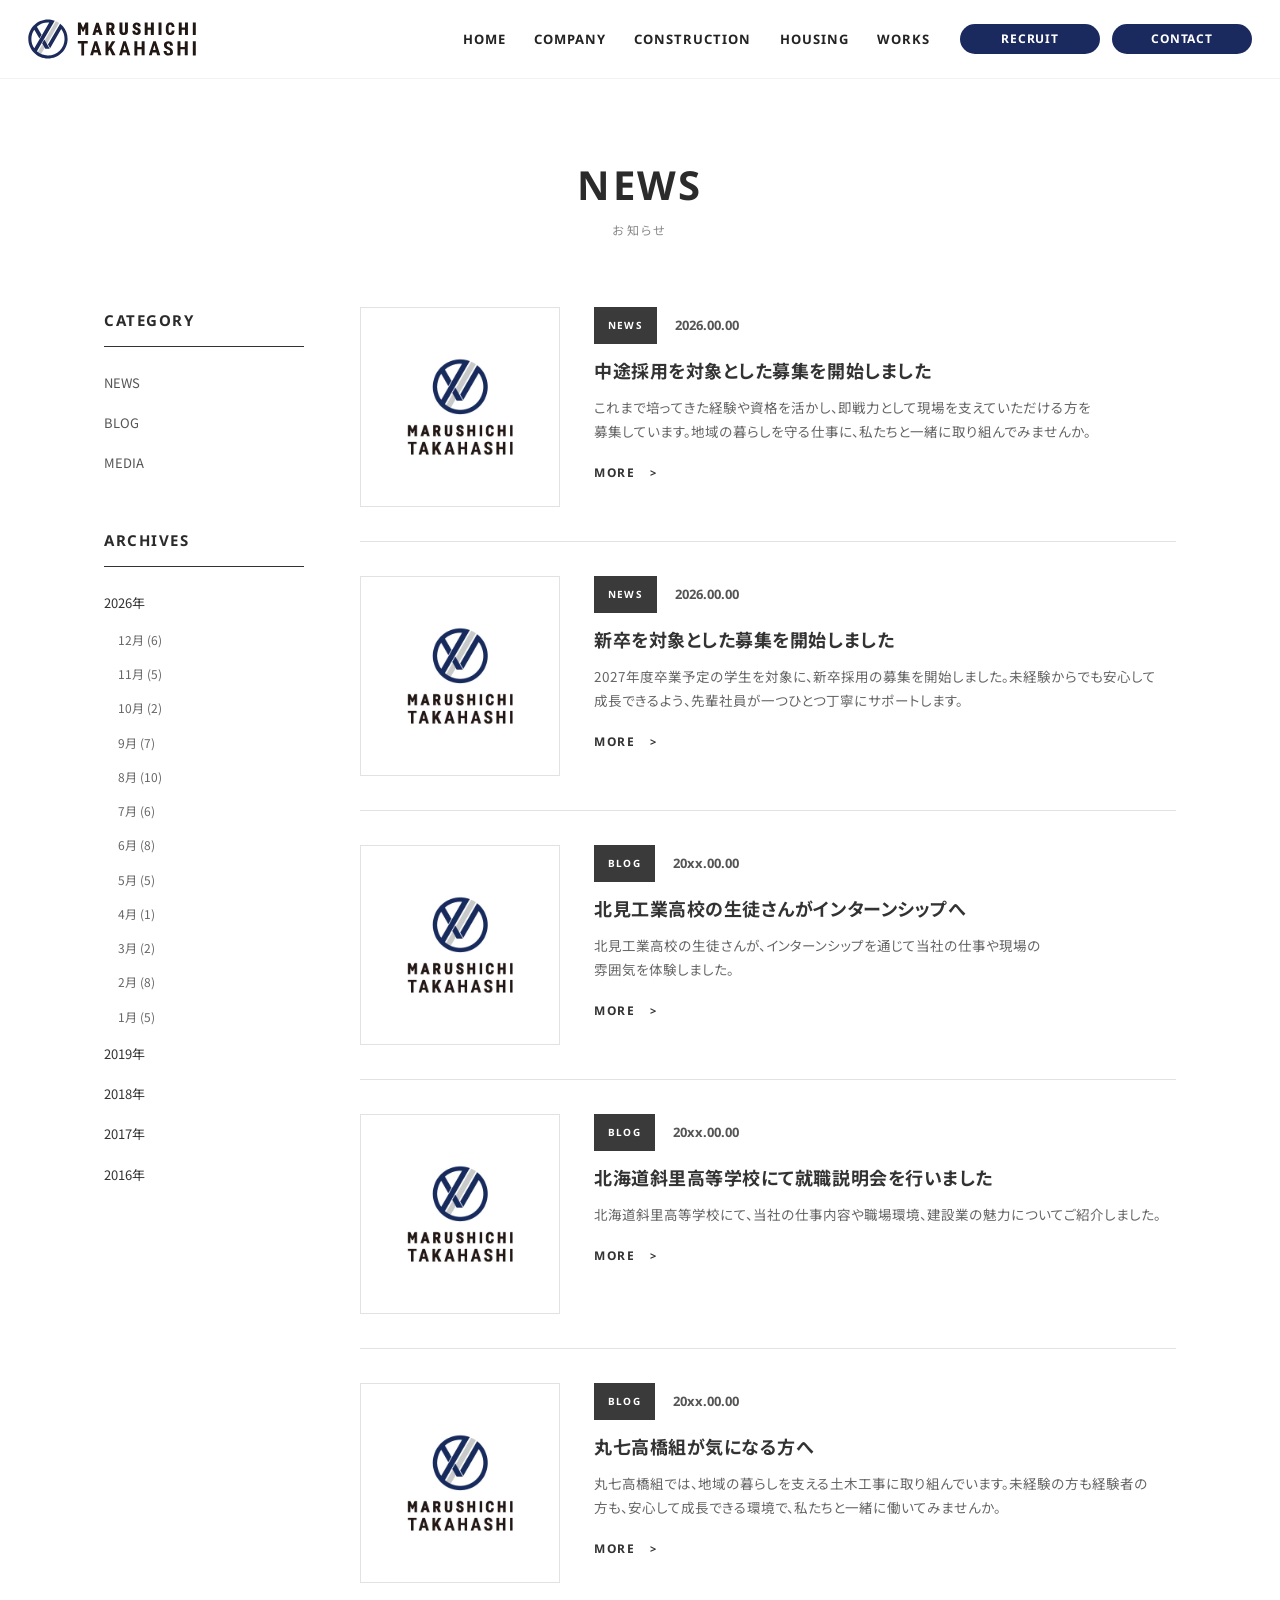
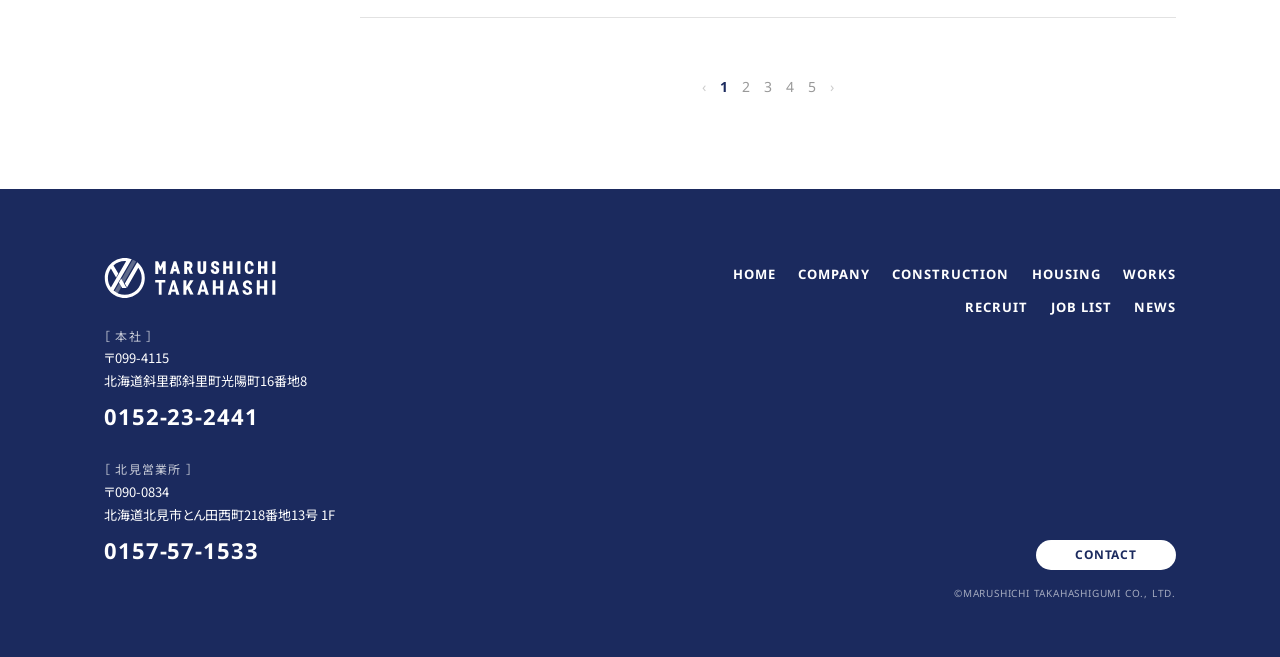
<file: news.html>
<!DOCTYPE html>
<html lang="ja">
<head>
<meta charset="UTF-8">
<meta name="viewport" content="width=device-width, initial-scale=1.0">
<title>お知らせ｜丸七高橋組</title>
<meta name="description" content="丸七高橋組からのお知らせ・ブログ・メディア掲載情報の一覧ページです。">
<link rel="preconnect" href="https://fonts.googleapis.com">
<link rel="preconnect" href="https://fonts.gstatic.com" crossorigin>
<link href="https://fonts.googleapis.com/css2?family=Noto+Sans+JP:wght@400;500;700&family=Noto+Sans:wght@400;500;700;800&display=swap" rel="stylesheet">
<link rel="stylesheet" href="assets/css/style.css">
<link rel="icon" href="/favicon.ico" sizes="any">
<link rel="icon" type="image/svg+xml" href="/favicon.svg">
<link rel="icon" type="image/png" sizes="32x32" href="/favicon-32x32.png">
<link rel="apple-touch-icon" href="/apple-touch-icon.png">
<link rel="manifest" href="/site.webmanifest">
<style>
/* NEWS一覧 ページ固有（接頭辞 nw-） */
.nw-logo { display: flex; align-items: center; justify-content: center; padding: 28px; background: #fff; height: 100%; }
.nw-logo img { width: 100%; height: auto; }
.nw-item-link { display: contents; color: inherit; }
</style>
</head>
<body>

<!-- ========== ヘッダー ========== -->
<header class="site-header">
  <div class="header-inner">
    <a href="index.html" class="header-logo"><img src="images/common/logo_col.svg" alt="丸七高橋組"></a>
    <nav class="gnav">
      <ul class="gnav-list">
        <li><a href="index.html">HOME</a></li>
        <li><a href="company.html">COMPANY</a></li>
        <li><a href="construction.html">CONSTRUCTION</a></li>
        <li><a href="housing.html">HOUSING</a></li>
        <li><a href="works.html">WORKS</a></li>
      </ul>
      <div class="gnav-btns">
        <a href="recruit.html" class="btn-pill">RECRUIT</a>
        <a href="contact.html" class="btn-pill">CONTACT</a>
      </div>
      <button class="hamburger" aria-label="メニュー"><span></span><span></span><span></span></button>
    </nav>
  </div>
</header>

<!-- ========== ドロワー ========== -->
<div class="drawer">
  <ul class="drawer-list">
    <li><a href="index.html">HOME<span class="jp">ホーム</span></a></li>
    <li><a href="company.html">COMPANY<span class="jp">会社案内</span></a></li>
    <li><a href="construction.html">CONSTRUCTION<span class="jp">建築・土木</span></a></li>
    <li><a href="housing.html">HOUSING<span class="jp">住宅事業</span></a></li>
    <li><a href="works.html">WORKS<span class="jp">施工実績</span></a></li>
    <li><a href="recruit.html">RECRUIT<span class="jp">採用情報</span></a></li>
    <li><a href="joblist.html">JOB LIST<span class="jp">求人募集</span></a></li>
    <li><a href="news.html">NEWS<span class="jp">お知らせ</span></a></li>
  </ul>
  <div class="drawer-btns">
    <a href="contact.html">CONTACT</a>
  </div>
</div>

<main>

<!-- ========== ページタイトル ========== -->
<div class="page-title">
  <p class="en">NEWS</p>
  <span class="jp">お知らせ</span>
</div>

<!-- ========== 本文 ========== -->
<section class="section" style="padding-top:56px;">
  <div class="wrap">
    <div class="layout-side">

      <!-- 左サイドバー -->
      <aside>
        <div class="side-block">
          <h3>CATEGORY</h3>
          <div class="side-links">
            <a href="news.html">NEWS</a>
            <a href="news.html">BLOG</a>
            <a href="news.html">MEDIA</a>
          </div>
        </div>

        <div class="side-block archives">
          <h3>ARCHIVES</h3>
          <div class="yr">2026年</div>
          <div class="mo">
            <a href="news.html">12月 (6)</a>
            <a href="news.html">11月 (5)</a>
            <a href="news.html">10月 (2)</a>
            <a href="news.html">9月 (7)</a>
            <a href="news.html">8月 (10)</a>
            <a href="news.html">7月 (6)</a>
            <a href="news.html">6月 (8)</a>
            <a href="news.html">5月 (5)</a>
            <a href="news.html">4月 (1)</a>
            <a href="news.html">3月 (2)</a>
            <a href="news.html">2月 (8)</a>
            <a href="news.html">1月 (5)</a>
          </div>
          <div class="yr">2019年</div>
          <div class="yr">2018年</div>
          <div class="yr">2017年</div>
          <div class="yr">2016年</div>
        </div>
      </aside>

      <!-- 本体：記事リスト -->
      <div>
        <div class="news-media">

          <!-- 1 -->
          <article class="item">
            <div class="thumb"><img src="images/news/news-list-dummy1.jpg" alt=""></div>
            <div>
              <div class="head">
                <span class="badge">NEWS</span>
                <span class="date">2026.00.00</span>
              </div>
              <h3><a href="news-single.html">中途採用を対象とした募集を開始しました</a></h3>
              <p class="excerpt">これまで培ってきた経験や資格を活かし、即戦力として現場を支えていただける方を募集しています。地域の暮らしを守る仕事に、私たちと一緒に取り組んでみませんか。</p>
              <a href="news-single.html" class="more">MORE <span class="arrow">&gt;</span></a>
            </div>
          </article>

          <!-- 2 -->
          <article class="item">
            <div class="thumb"><img src="images/news/news-list-dummy1.jpg" alt=""></div>
            <div>
              <div class="head">
                <span class="badge">NEWS</span>
                <span class="date">2026.00.00</span>
              </div>
              <h3><a href="news-single.html">新卒を対象とした募集を開始しました</a></h3>
              <p class="excerpt">2027年度卒業予定の学生を対象に、新卒採用の募集を開始しました。未経験からでも安心して成長できるよう、先輩社員が一つひとつ丁寧にサポートします。</p>
              <a href="news-single.html" class="more">MORE <span class="arrow">&gt;</span></a>
            </div>
          </article>

          <!-- 3 -->
          <article class="item">
            <div class="thumb"><img src="images/news/news-list-dummy1.jpg" alt=""></div>
            <div>
              <div class="head">
                <span class="badge">BLOG</span>
                <span class="date">20xx.00.00</span>
              </div>
              <h3><a href="news-single.html">北見工業高校の生徒さんがインターンシップへ</a></h3>
              <p class="excerpt">北見工業高校の生徒さんが、インターンシップを通じて当社の仕事や現場の雰囲気を体験しました。</p>
              <a href="news-single.html" class="more">MORE <span class="arrow">&gt;</span></a>
            </div>
          </article>

          <!-- 4 -->
          <article class="item">
            <div class="thumb"><img src="images/news/news-list-dummy2.jpg" alt=""></div>
            <div>
              <div class="head">
                <span class="badge">BLOG</span>
                <span class="date">20xx.00.00</span>
              </div>
              <h3><a href="news-single.html">北海道斜里高等学校にて就職説明会を行いました</a></h3>
              <p class="excerpt">北海道斜里高等学校にて、当社の仕事内容や職場環境、建設業の魅力についてご紹介しました。</p>
              <a href="news-single.html" class="more">MORE <span class="arrow">&gt;</span></a>
            </div>
          </article>

          <!-- 5 -->
          <article class="item">
            <div class="thumb"><img src="images/news/news-list-dummy1.jpg" alt=""></div>
            <div>
              <div class="head">
                <span class="badge">BLOG</span>
                <span class="date">20xx.00.00</span>
              </div>
              <h3><a href="news-single.html">丸七高橋組が気になる方へ</a></h3>
              <p class="excerpt">丸七高橋組では、地域の暮らしを支える土木工事に取り組んでいます。未経験の方も経験者の方も、安心して成長できる環境で、私たちと一緒に働いてみませんか。</p>
              <a href="news-single.html" class="more">MORE <span class="arrow">&gt;</span></a>
            </div>
          </article>

        </div>

        <!-- ページネーション -->
        <div class="pager">
          <a href="news.html" class="nav">&lsaquo;</a>
          <span class="cur">1</span>
          <a href="news.html">2</a>
          <a href="news.html">3</a>
          <a href="news.html">4</a>
          <a href="news.html">5</a>
          <a href="news.html" class="nav">&rsaquo;</a>
        </div>
      </div>

    </div>
  </div>
</section>

</main>

<!-- ========== フッター ========== -->
<footer class="site-footer">
  <div class="footer-inner">
    <div class="footer-left">
      <div class="footer-logo"><img src="images/common/logo_wh.svg" alt="丸七高橋組"></div>
      <div class="footer-office">
        <p class="label">［ 本社 ］</p>
        <p>〒099-4115<br>北海道斜里郡斜里町光陽町16番地8</p>
        <p class="tel">0152-23-2441</p>
      </div>
      <div class="footer-office">
        <p class="label">［ 北見営業所 ］</p>
        <p>〒090-0834<br>北海道北見市とん田西町218番地13号 1F</p>
        <p class="tel">0157-57-1533</p>
      </div>
    </div>
    <div class="footer-right">
      <nav class="footer-nav">
        <div class="row">
          <a href="index.html">HOME</a><a href="company.html">COMPANY</a><a href="construction.html">CONSTRUCTION</a><a href="housing.html">HOUSING</a><a href="works.html">WORKS</a>
        </div>
        <div class="row">
          <a href="recruit.html">RECRUIT</a><a href="joblist.html">JOB LIST</a><a href="news.html">NEWS</a>
        </div>
      </nav>
      <a href="contact.html" class="footer-contact">CONTACT</a>
    </div>
  </div>
  <div class="footer-bottom">
    <p class="footer-copy">©MARUSHICHI TAKAHASHIGUMI CO., LTD.</p>
  </div>
</footer>

<script src="assets/js/config.js"></script>
<script src="assets/js/main.js"></script>
</body>
</html>
</file>
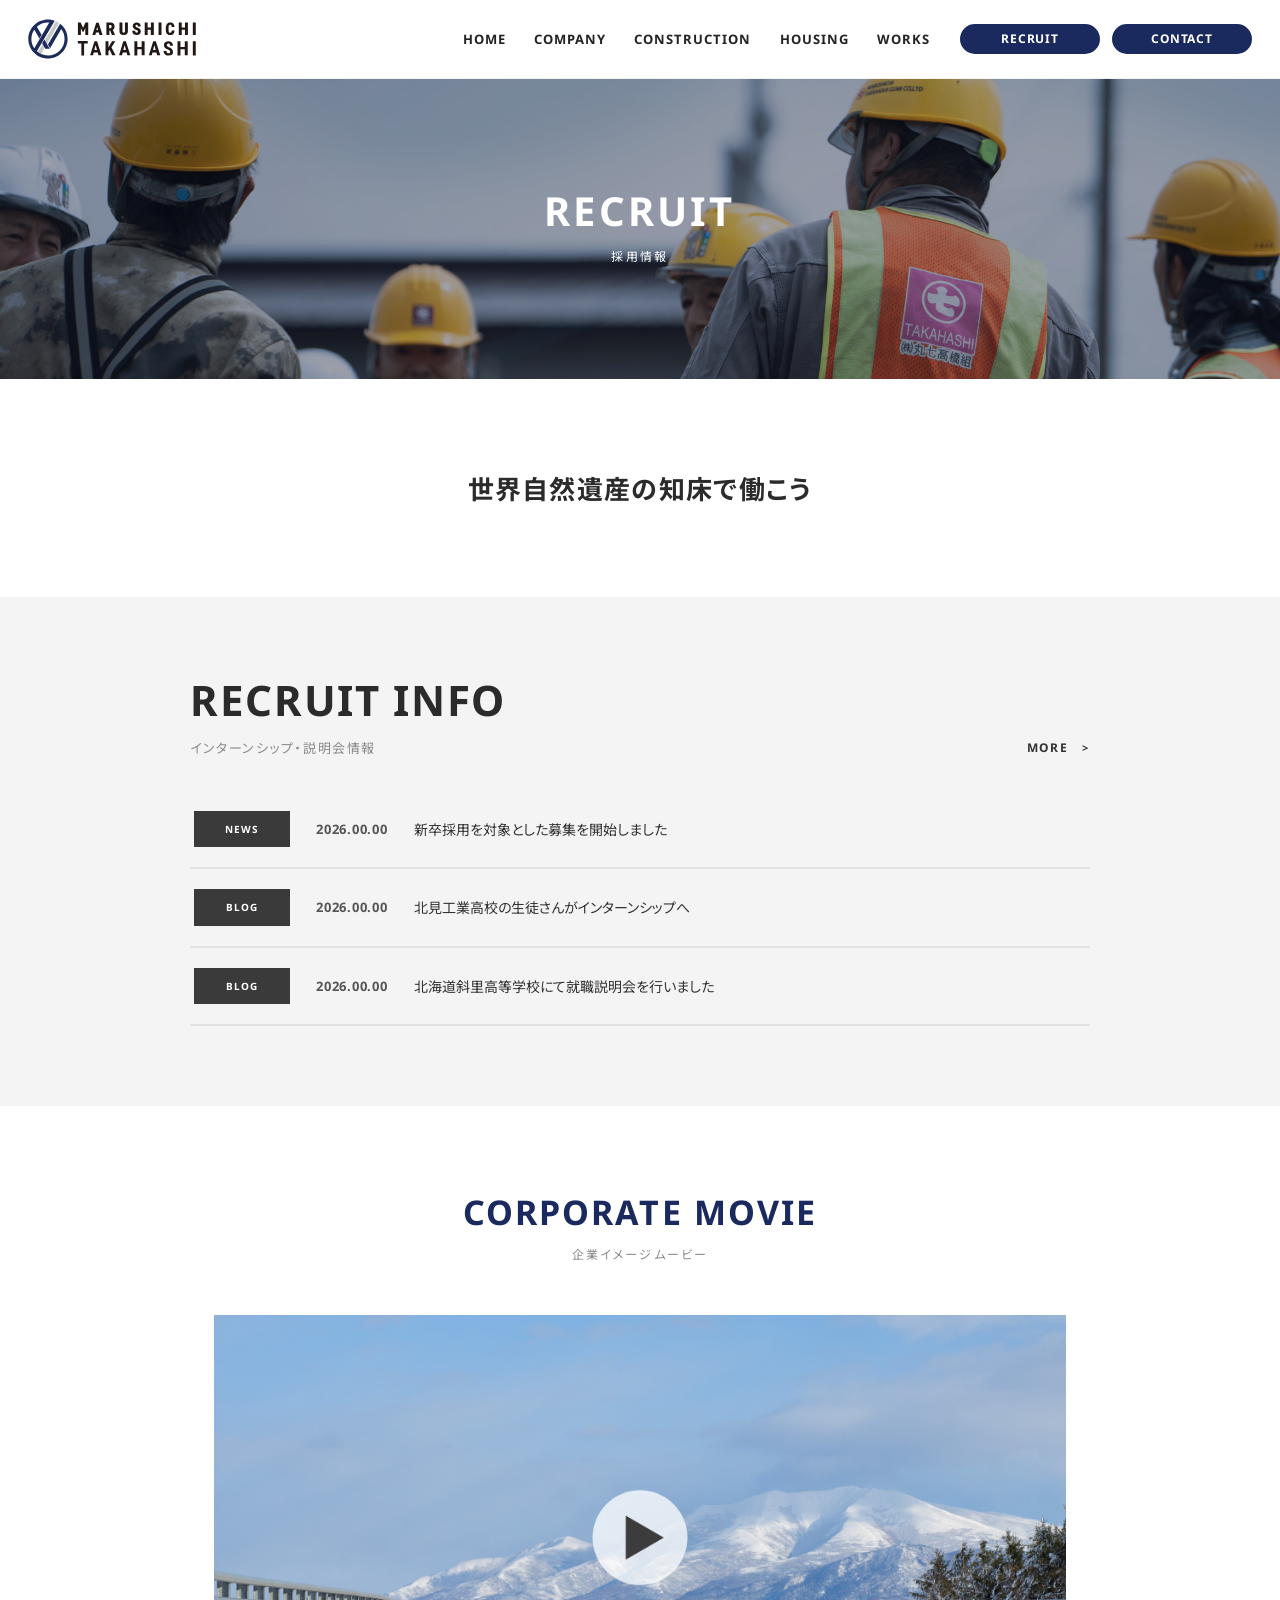
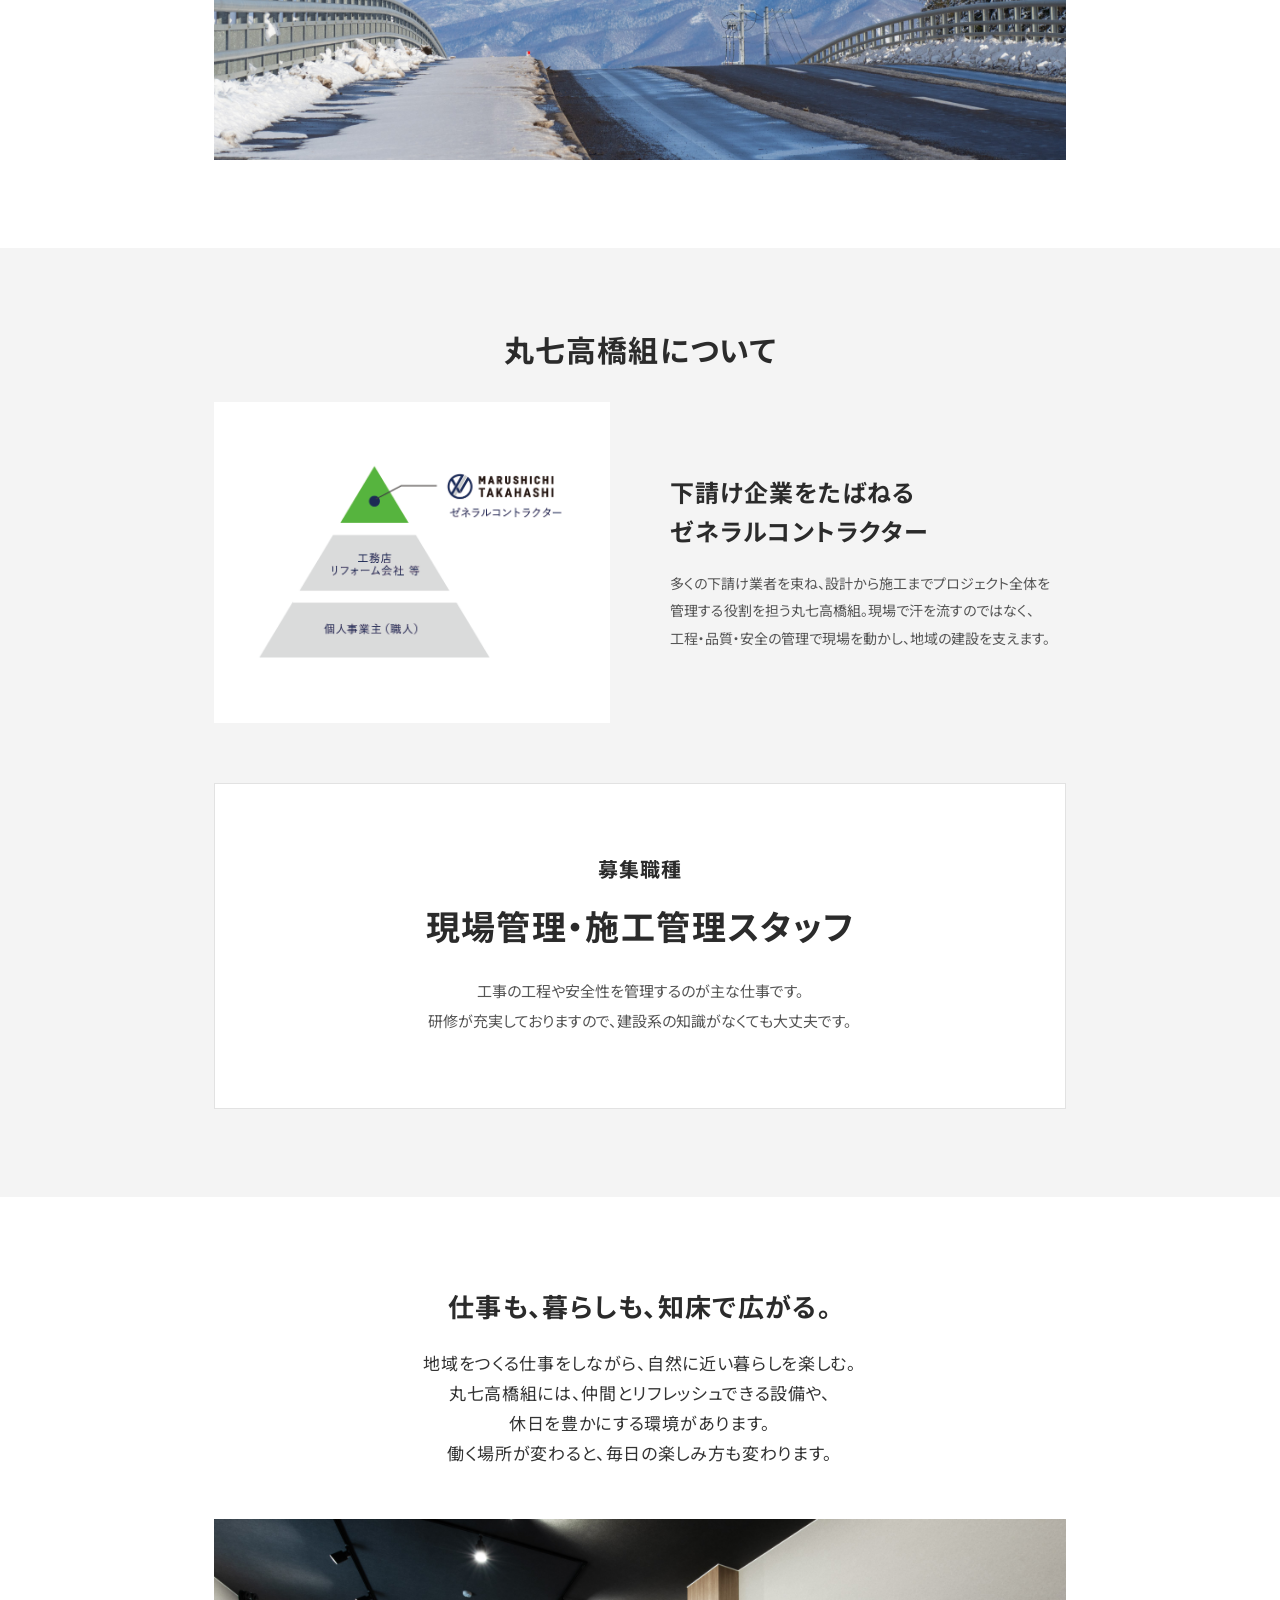
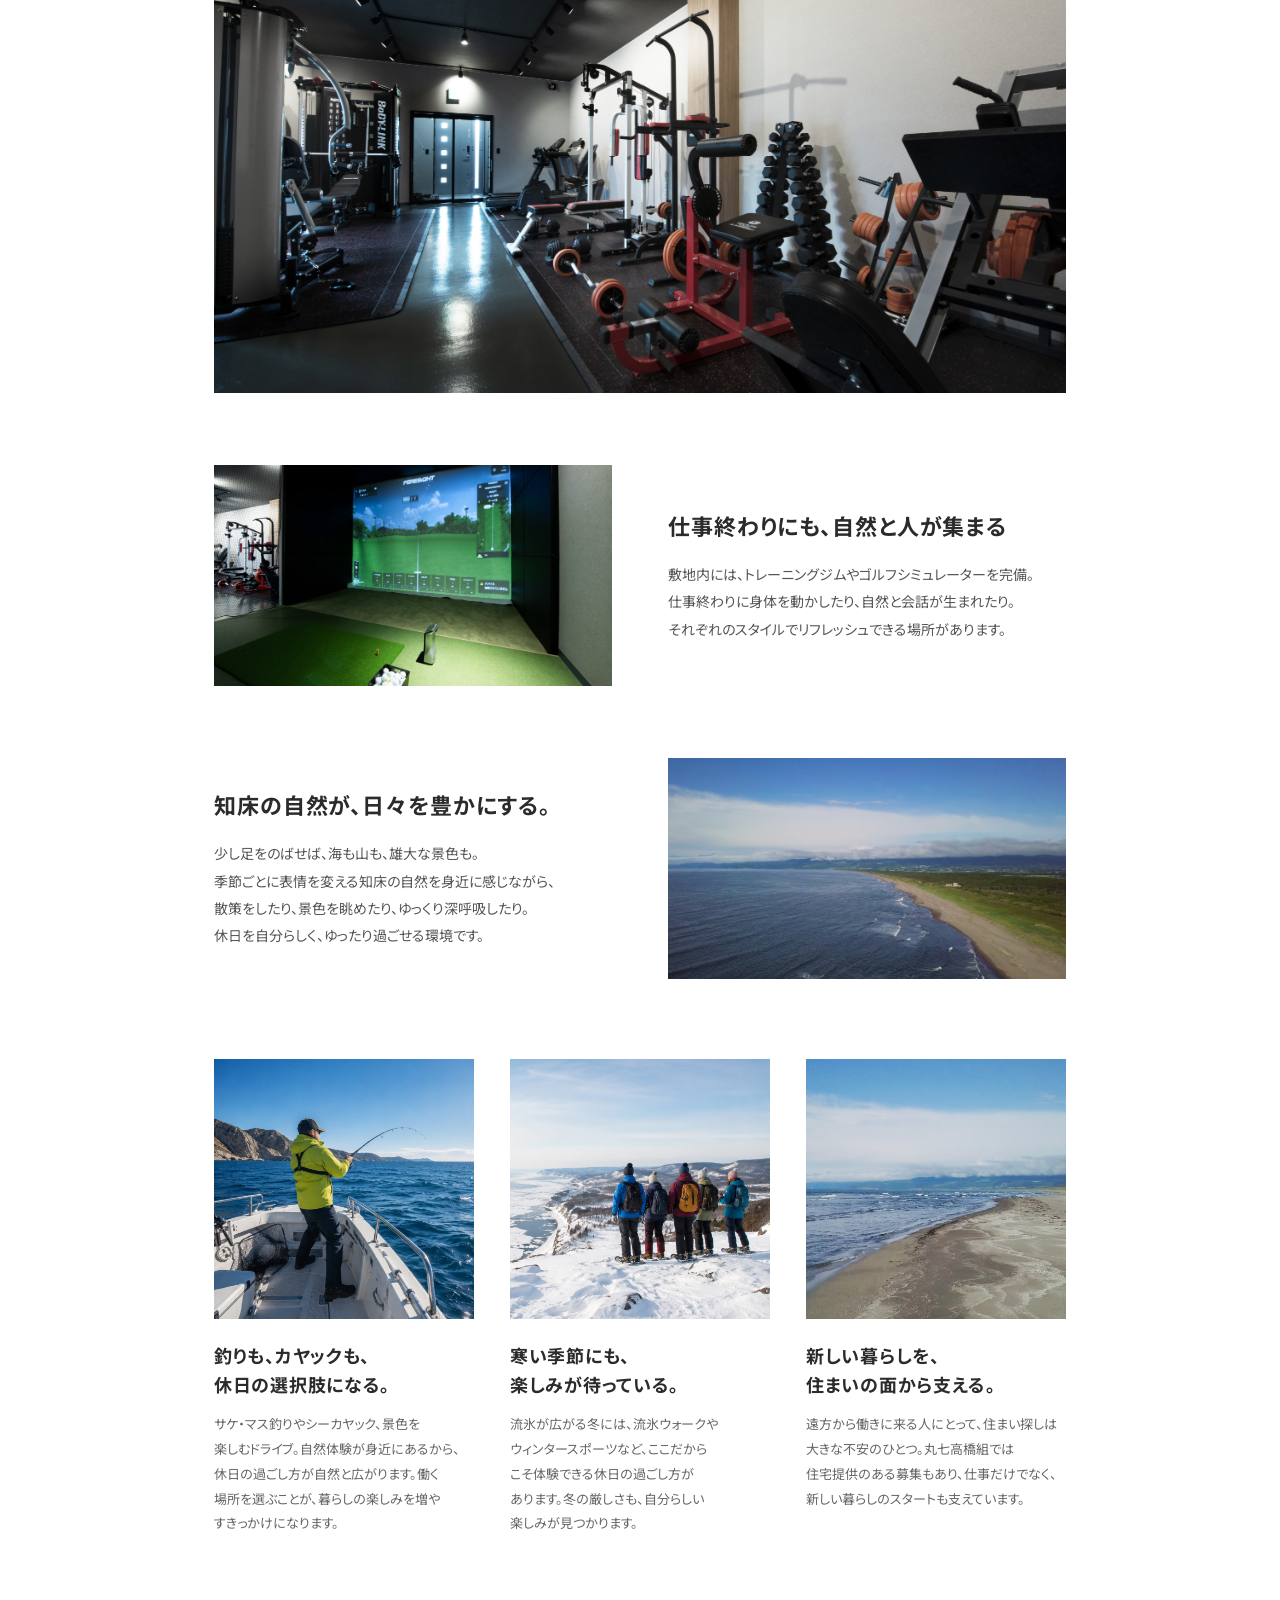
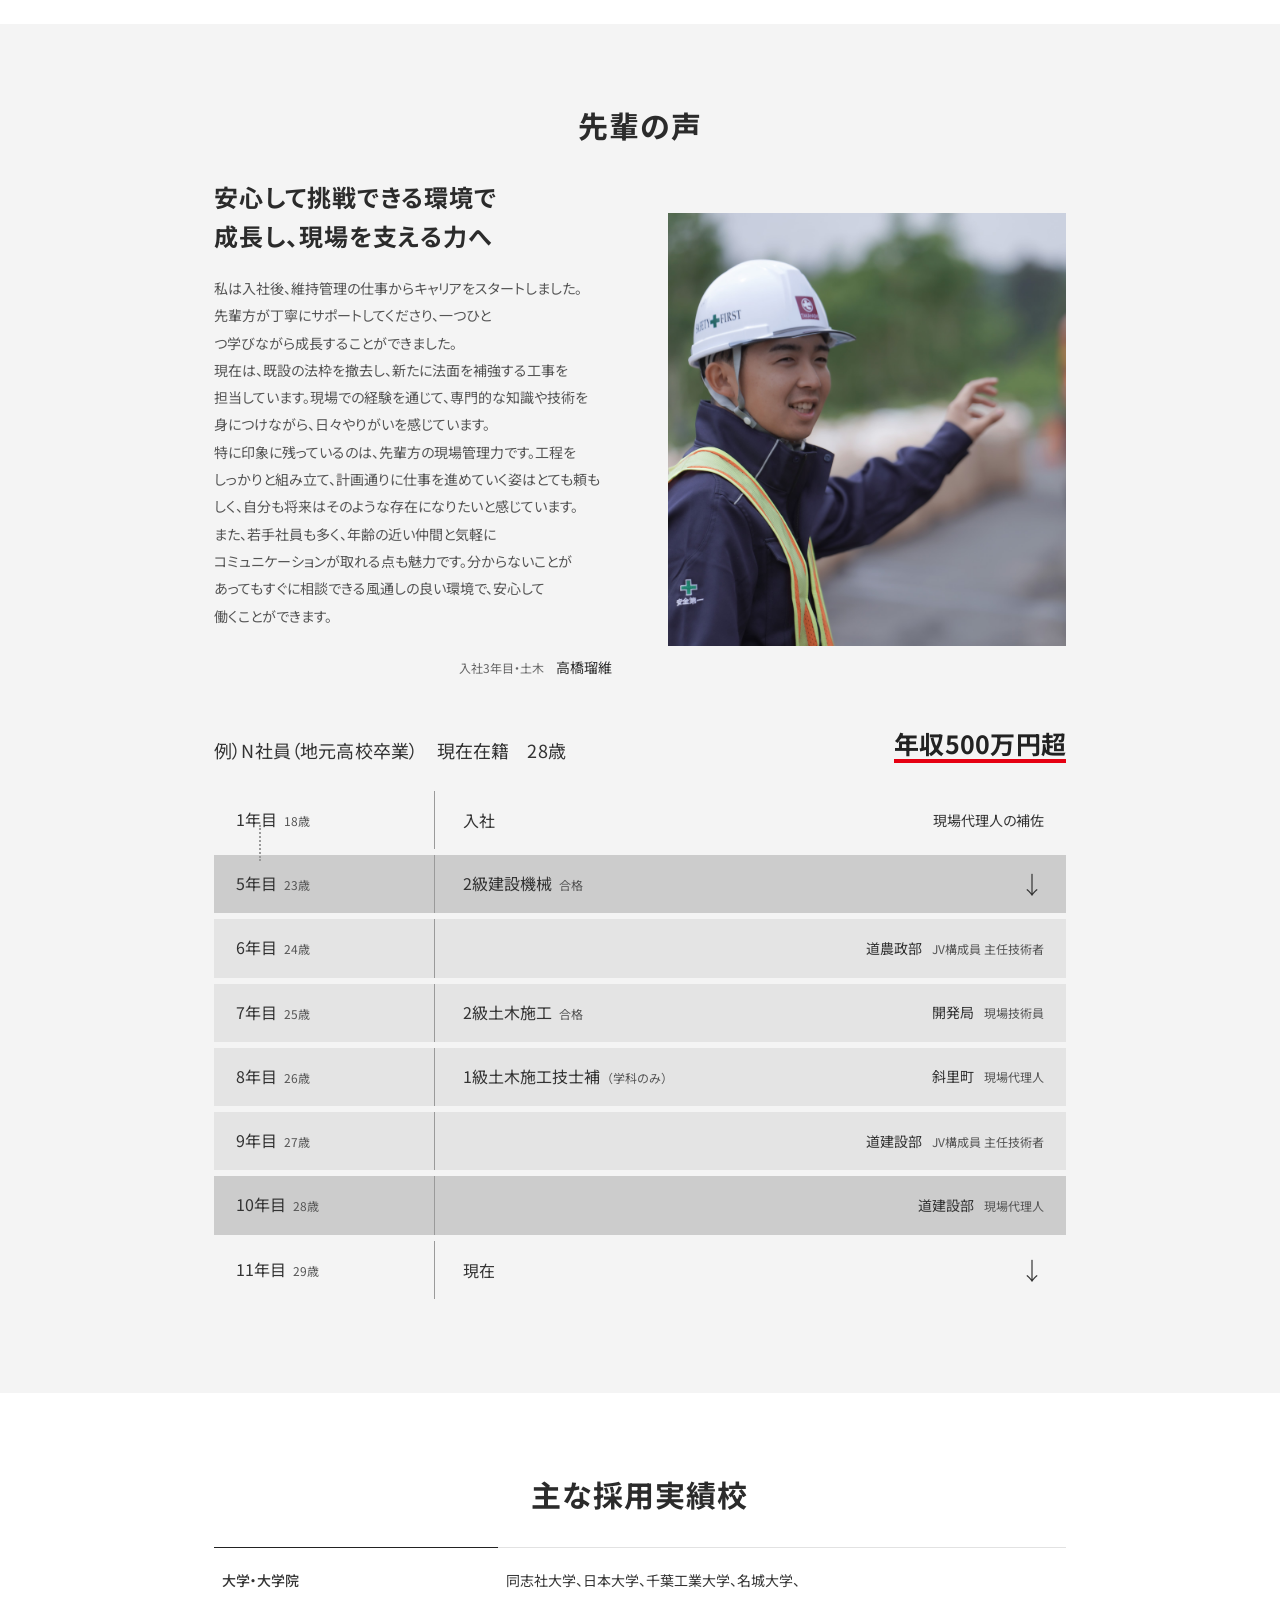
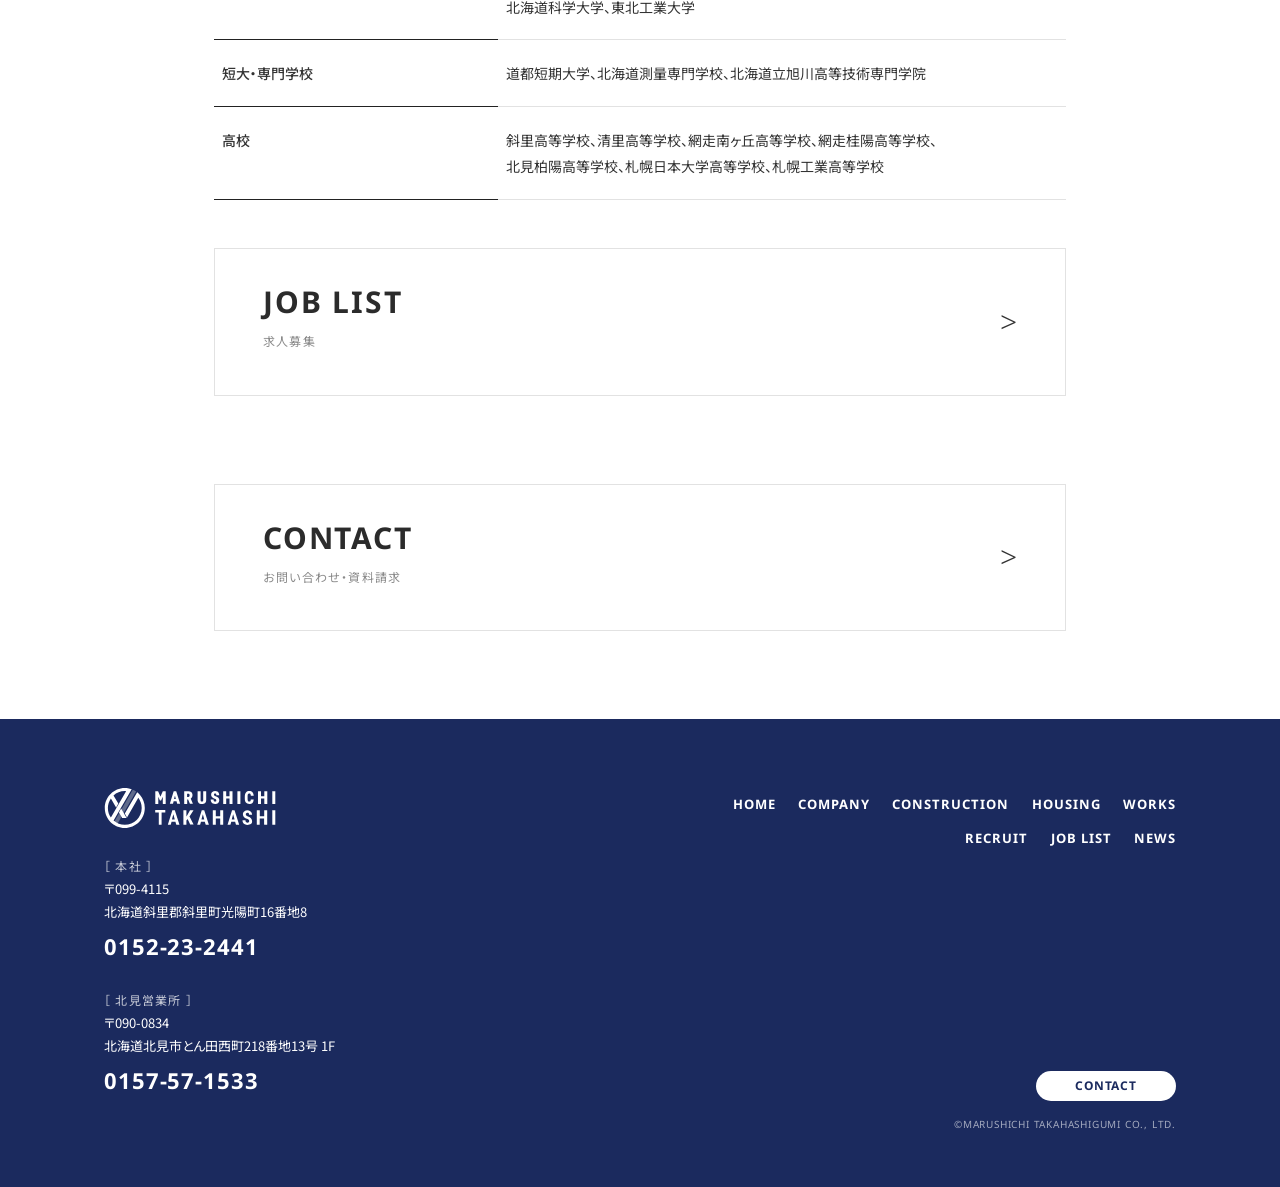
<file: recruit.html>
<!DOCTYPE html>
<html lang="ja">
<head>
<meta charset="UTF-8">
<meta name="viewport" content="width=device-width, initial-scale=1.0">
<title>採用情報｜丸七高橋組</title>
<meta name="description" content="北海道斜里町の総合建設会社・丸七高橋組の採用情報。世界自然遺産の知床で、現場管理・施工管理スタッフを募集。経験・未経験を問わず、仕事も暮らしも豊かにできる環境があります。">
<link rel="preconnect" href="https://fonts.googleapis.com">
<link rel="preconnect" href="https://fonts.gstatic.com" crossorigin>
<link href="https://fonts.googleapis.com/css2?family=Noto+Sans+JP:wght@400;500;700&family=Noto+Sans:wght@400;500;700;800&display=swap" rel="stylesheet">
<link rel="stylesheet" href="assets/css/style.css">
<link rel="icon" href="/favicon.ico" sizes="any">
<link rel="icon" type="image/svg+xml" href="/favicon.svg">
<link rel="icon" type="image/png" sizes="32x32" href="/favicon-32x32.png">
<link rel="apple-touch-icon" href="/apple-touch-icon.png">
<link rel="manifest" href="/site.webmanifest">
<style>
/* ========== RECRUIT ページ固有スタイル（接頭辞 rec-） ========== */

/* ページ内コンテンツの最大幅を900pxに統一（ヒーロー/ヘッダー/フッターは除く） */
.wrap { max-width: 900px; }

/* 中央リード見出し */
.rec-lead-ttl { text-align: center; font-size: 26px; font-weight: 700; letter-spacing: .05em; line-height: 1.6; color: #2b2b2b; }

/* RECRUIT INFO ヘッダー（左寄せ大見出し＋右MORE） */
.rec-info-head { display: flex; align-items: flex-end; justify-content: space-between; margin-bottom: 30px; }
.rec-info-head .en-title { font-family: var(--en); font-weight: 700; font-size: 42px; color: #2b2b2b; letter-spacing: .04em; line-height: 1.1; }
.rec-info-head .jp-sub { display: block; font-size: 13px; letter-spacing: .12em; color: var(--sub); margin-top: 12px; }
/* RECRUIT INFO: カテゴリバッジを濃いグレー・区切り線を2pxに */
.rec-info-list .news-cat { background: #3a3a3a; }
.rec-info-list.news-list { border-top: none; }
.rec-info-list .news-row { border-bottom-width: 2px; }

/* 「丸七高橋組について」ゼネコン説明 2カラム */
.rec-about { display: grid; grid-template-columns: 1fr 1fr; gap: 60px; align-items: center; margin-top: 8px; }
.rec-about-card { background: #fff; padding: 56px 40px; }
.rec-about-txt h3 { font-size: 24px; font-weight: 700; line-height: 1.6; letter-spacing: .04em; color: #2b2b2b; }
.rec-about-txt p { font-size: 14px; color: #555; margin-top: 20px; line-height: 1.95; }

/* ピラミッド図（CSS） */
.rec-pyramid-img { display: block; width: 100%; max-width: 420px; height: auto; margin: 0 auto; }
.rec-pyramid { max-width: 380px; margin: 0 auto; }
.rec-pyr-top { position: relative; display: flex; align-items: center; justify-content: center; gap: 0; margin-bottom: 10px; }
.rec-tri {
  width: 0; height: 0;
  border-left: 62px solid transparent;
  border-right: 62px solid transparent;
  border-bottom: 108px solid #43a838;
  position: relative;
}
.rec-tri .dot { position: absolute; left: 50%; top: 74px; transform: translateX(-50%); width: 12px; height: 12px; border-radius: 50%; background: var(--navy); }
/* コールアウト（横線＋ロゴ）は絶対配置にし、三角の中心軸を下の台形と揃える */
.rec-pyr-callout { position: absolute; left: 50%; top: 50%; transform: translateY(-50%); margin-left: 62px; display: flex; align-items: center; }
.rec-pyr-callout .line { width: 74px; height: 1px; background: #333; }
.rec-pyr-logo { text-align: left; }
.rec-pyr-logo img { width: 132px; }
.rec-tri-label { text-align: center; font-size: 12px; color: var(--navy); letter-spacing: .04em; margin-top: 10px; }
.rec-trap {
  margin: 6px auto 0;
  background: #dcdcdc;
  color: var(--navy);
  display: flex; align-items: center; justify-content: center; text-align: center;
  font-size: 13px; line-height: 1.6; letter-spacing: .04em;
}
.rec-trap.mid { width: 230px; height: 78px; clip-path: polygon(14% 0, 86% 0, 100% 100%, 0 100%); }
.rec-trap.bot { width: 320px; height: 78px; clip-path: polygon(10% 0, 90% 0, 100% 100%, 0 100%); }

/* 募集職種ボックス */
.rec-job-box { border: 1px solid var(--line); background: #fff; text-align: center; padding: 72px 32px; margin-top: 60px; }
.rec-job-box .lbl { font-size: 20px; font-weight: 700; letter-spacing: .06em; color: #2b2b2b; }
.rec-job-box .name { font-size: 34px; font-weight: 700; letter-spacing: .04em; color: #2b2b2b; margin-top: 20px; line-height: 1.4; }
.rec-job-box .body { font-size: 15px; color: #555; line-height: 2.0; margin-top: 26px; }

/* 大画像（フルワイド寄せの中央大写真） */
.rec-hero-img { max-width: 900px; margin: 0 auto; }
.rec-hero-img img { width: 100%; }

/* 画像＋テキスト 左右段組 */
.rec-media { display: grid; grid-template-columns: 1fr 1fr; gap: 56px; align-items: center; }
.rec-media.rev .rec-media-txt { order: 1; }
.rec-media-img img { width: 100%; }
.rec-media-txt h3 { font-size: 22px; font-weight: 700; line-height: 1.6; letter-spacing: .04em; color: #2b2b2b; }
.rec-media-txt p { font-size: 14px; color: #555; margin-top: 18px; line-height: 1.95; }

/* 3カラム画像＋キャプション */
.rec-cols3 { display: grid; grid-template-columns: repeat(3, 260px); justify-content: space-between; gap: 40px 0; }
.rec-col .thumb { aspect-ratio: 1 / 1; overflow: hidden; } /* 画像 260×260px */
.rec-col .thumb img { width: 100%; height: 100%; object-fit: cover; }
.rec-col h4 { font-size: 18px; font-weight: 700; line-height: 1.6; letter-spacing: .04em; margin-top: 22px; color: #2b2b2b; }
.rec-col p { font-size: 13px; color: #666; margin-top: 14px; line-height: 1.9; }

/* 先輩の声 インタビュー */
.rec-voice { display: grid; grid-template-columns: 1fr 1fr; gap: 56px; align-items: center; }
.rec-voice-txt h3 { font-size: 24px; font-weight: 700; line-height: 1.6; letter-spacing: .04em; color: #2b2b2b; }
.rec-voice-txt p { font-size: 14px; color: #555; margin-top: 20px; line-height: 1.95; }
.rec-voice-txt .byline { text-align: right; margin-top: 24px; font-size: 14px; color: #333; }
.rec-voice-txt .byline .role { font-size: 12px; color: #666; margin-right: 12px; }
.rec-voice-img img { width: 100%; }

/* キャリア表 */
.rec-career-head { display: flex; align-items: flex-end; justify-content: space-between; gap: 16px; flex-wrap: wrap; max-width: 900px; margin: 48px auto 22px; }
.rec-career-head .cap { font-size: 18px; letter-spacing: .01em; color: #333; }
.rec-career-head .salary { font-size: 25px; font-weight: 700; color: #222; letter-spacing: .01em; line-height: 1.15; border-bottom: 4px solid #e60012; padding-bottom: 1px; }
.rec-career { max-width: 900px; margin: 0 auto; width: 100%; border-collapse: separate; border-spacing: 0 6px; }
.rec-career tr { background: #e4e4e4; }
.rec-career tr:first-child, .rec-career tr:last-child { background: transparent; }
.rec-career tr.hl { background: #cccccc; }
.rec-career td { padding: 15px 22px; vertical-align: middle; font-size: 16px; color: #333; }
.rec-career .c-year { width: 220px; white-space: nowrap; position: relative; }
.rec-career .c-year .age { font-size: 12px; color: #555; margin-left: 7px; }
.rec-career .c-qual { border-left: 1px solid #9a9a9a; padding-left: 28px; }
.rec-career .c-qual .note { font-size: 12px; color: #555; margin-left: 3px; }
.rec-career .c-role { text-align: right; font-size: 14px; color: #333; }
.rec-career .c-role .sub { font-size: 12px; color: #555; margin-left: 7px; }
.rec-career .c-role.arrow { font-size: 24px; font-weight: 300; color: #333; line-height: 1; }
/* 1年目→5年目 の点線コネクタ */
.rec-career .c-year.gap-dot::before { content: ""; position: absolute; left: 45px; top: -30px; height: 36px; border-left: 2px dotted #9a9a9a; }

/* 採用実績校の見出し（中央） */
.rec-sec-ttl { text-align: center; font-size: 30px; font-weight: 700; letter-spacing: .04em; color: #2b2b2b; margin-bottom: 40px; }
/* JOB LIST ボタン（実績校の下・CONTACTと同一デザイン=contact-box） */
.rec-joblist-cta { margin-top: 48px; }

@media (max-width: 767px){
  .rec-lead-ttl { font-size: 20px; }
  .rec-info-head { flex-direction: column; align-items: flex-start; gap: 6px; }
  .rec-info-head .en-title { font-size: 30px; }
  .rec-about { grid-template-columns: 1fr; gap: 32px; }
  .rec-about-card { padding: 40px 24px; }
  /* SP: コールアウトはグループごと中央寄せ（絶対配置解除ではみ出し防止） */
  .rec-pyr-callout { position: static; transform: none; margin-left: 6px; }
  .rec-pyr-callout .line { width: 40px; }
  .rec-pyr-logo img { width: 96px; }
  .rec-about-txt h3 { font-size: 20px; }
  .rec-job-box { padding: 48px 22px; margin-top: 44px; }
  .rec-job-box .name { font-size: 26px; }
  .rec-media, .rec-voice { grid-template-columns: 1fr; gap: 26px; }
  .rec-media.rev .rec-media-txt { order: 0; }
  .rec-cols3 { grid-template-columns: 1fr; gap: 34px; justify-content: stretch; }
  .rec-col .thumb { aspect-ratio: 16/10; }
  .rec-sec-ttl { font-size: 24px; }
  .rec-career-head { text-align: center; }
  .rec-career-head .salary { display: inline-block; margin: 12px 0 0; font-size: 20px; }
  .rec-career td { padding: 12px 12px; font-size: 13px; }
  .rec-career .c-year { width: auto; }
  .rec-career .c-qual { padding-left: 14px; }
  .rec-career .c-role { font-size: 11px; }
}
</style>
</head>
<body>

<!-- ========== ヘッダー ========== -->
<header class="site-header">
  <div class="header-inner">
    <a href="index.html" class="header-logo"><img src="images/common/logo_col.svg" alt="丸七高橋組"></a>
    <nav class="gnav">
      <ul class="gnav-list">
        <li><a href="index.html">HOME</a></li>
        <li><a href="company.html">COMPANY</a></li>
        <li><a href="construction.html">CONSTRUCTION</a></li>
        <li><a href="housing.html">HOUSING</a></li>
        <li><a href="works.html">WORKS</a></li>
      </ul>
      <div class="gnav-btns">
        <a href="recruit.html" class="btn-pill">RECRUIT</a>
        <a href="contact.html" class="btn-pill">CONTACT</a>
      </div>
      <button class="hamburger" aria-label="メニュー"><span></span><span></span><span></span></button>
    </nav>
  </div>
</header>

<!-- ========== ドロワー ========== -->
<div class="drawer">
  <ul class="drawer-list">
    <li><a href="index.html">HOME<span class="jp">ホーム</span></a></li>
    <li><a href="company.html">COMPANY<span class="jp">会社案内</span></a></li>
    <li><a href="construction.html">CONSTRUCTION<span class="jp">建築・土木</span></a></li>
    <li><a href="housing.html">HOUSING<span class="jp">住宅事業</span></a></li>
    <li><a href="works.html">WORKS<span class="jp">施工実績</span></a></li>
    <li><a href="recruit.html">RECRUIT<span class="jp">採用情報</span></a></li>
    <li><a href="joblist.html">JOB LIST<span class="jp">求人募集</span></a></li>
    <li><a href="news.html">NEWS<span class="jp">お知らせ</span></a></li>
  </ul>
  <div class="drawer-btns">
    <a href="contact.html">CONTACT</a>
  </div>
</div>

<main>

<!-- ========== ページヒーロー ========== -->
<section class="page-hero" style="background-image:url('images/recruit/recruit-head.jpg')">
  <div class="inner">
    <p class="en">RECRUIT</p>
    <span class="jp">採用情報</span>
  </div>
</section>

<!-- ========== リード ========== -->
<section class="section">
  <div class="wrap">
    <p class="rec-lead-ttl">世界自然遺産の知床で働こう</p>
  </div>
</section>

<!-- ========== RECRUIT INFO ========== -->
<section class="band" style="padding:80px 0;">
  <div class="w900">
    <div class="rec-info-head">
      <div>
        <p class="en-title">RECRUIT INFO</p>
        <span class="jp-sub">インターンシップ・説明会情報</span>
      </div>
      <a href="news.html" class="more">MORE <span class="arrow">&gt;</span></a>
    </div>
    <ul class="news-list rec-info-list">
      <li class="news-row"><span class="news-cat">NEWS</span><span class="news-date">2026.00.00</span><span class="news-ttl">新卒採用を対象とした募集を開始しました</span></li>
      <li class="news-row"><span class="news-cat">BLOG</span><span class="news-date">2026.00.00</span><span class="news-ttl">北見工業高校の生徒さんがインターンシップへ</span></li>
      <li class="news-row"><span class="news-cat">BLOG</span><span class="news-date">2026.00.00</span><span class="news-ttl">北海道斜里高等学校にて就職説明会を行いました</span></li>
    </ul>
  </div>
</section>

<!-- ========== CORPORATE MOVIE ========== -->
<section class="section">
  <div class="wrap">
    <div class="sec-head">
      <p class="en-title">CORPORATE MOVIE</p>
      <span class="jp-sub">企業イメージムービー</span>
    </div>
    <a href="#" class="movie-box" data-movie="gjFNEufrs6M" aria-label="企業イメージムービーを再生">
      <img src="images/recruit/recruit-movie-btn.jpg" alt="企業イメージムービー">
      <span class="play"></span>
    </a>
  </div>
</section>

<!-- ========== 丸七高橋組について（ゼネラルコントラクター） ========== -->
<section class="section band">
  <div class="wrap">
    <p class="rec-sec-ttl">丸七高橋組について</p>
    <div class="rec-about">
      <div class="rec-about-card">
        <img class="rec-pyramid-img" src="images/recruit/takahashizu.png" alt="丸七高橋組はゼネラルコントラクター。工務店・リフォーム会社、個人事業主（職人）を束ねる立場を示す図">
      </div>
      <div class="rec-about-txt">
        <h3>下請け企業をたばねる<br>ゼネラルコントラクター</h3>
        <p>多くの下請け業者を束ね、設計から施工までプロジェクト全体を<br class="br-pc">管理する役割を担う丸七高橋組。現場で汗を流すのではなく、<br class="br-pc">工程・品質・安全の管理で現場を動かし、地域の建設を支えます。</p>
      </div>
    </div>
    <div class="rec-job-box">
      <p class="lbl">募集職種</p>
      <p class="name">現場管理・施工管理スタッフ</p>
      <p class="body">工事の工程や安全性を管理するのが主な仕事です。<br>研修が充実しておりますので、建設系の知識がなくても大丈夫です。</p>
    </div>
  </div>
</section>

<!-- ========== 仕事も、暮らしも、知床で広がる。 ========== -->
<section class="section">
  <div class="wrap">
    <p class="rec-lead-ttl">仕事も、暮らしも、知床で広がる。</p>
    <p class="page-lead" style="margin-top:22px;">地域をつくる仕事をしながら、自然に近い暮らしを楽しむ。<br>丸七高橋組には、仲間とリフレッシュできる設備や、<br>休日を豊かにする環境があります。<br>働く場所が変わると、毎日の楽しみ方も変わります。</p>

    <div class="rec-hero-img" style="margin-top:52px;">
      <img src="images/recruit/recruit01.jpg" alt="トレーニングジム">
    </div>

    <div class="rec-media rev" style="margin-top:72px;">
      <div class="rec-media-txt">
        <h3>仕事終わりにも、自然と人が集まる</h3>
        <p>敷地内には、トレーニングジムやゴルフシミュレーターを完備。<br class="br-pc">仕事終わりに身体を動かしたり、自然と会話が生まれたり。<br class="br-pc">それぞれのスタイルでリフレッシュできる場所があります。</p>
      </div>
      <div class="rec-media-img"><img src="images/recruit/recruit02.jpg" alt="ゴルフシミュレーター"></div>
    </div>

    <div class="rec-media" style="margin-top:72px;">
      <div class="rec-media-txt">
        <h3>知床の自然が、日々を豊かにする。</h3>
        <p>少し足をのばせば、海も山も、雄大な景色も。<br class="br-pc">季節ごとに表情を変える知床の自然を身近に感じながら、<br class="br-pc">散策をしたり、景色を眺めたり、ゆっくり深呼吸したり。<br class="br-pc">休日を自分らしく、ゆったり過ごせる環境です。</p>
      </div>
      <div class="rec-media-img"><img src="images/recruit/recruit03.jpg" alt="知床の海岸"></div>
    </div>

    <div class="rec-cols3" style="margin-top:80px;">
      <div class="rec-col">
        <div class="thumb"><img src="images/recruit/recruit04.jpg" alt="釣り・カヤック"></div>
        <h4>釣りも、カヤックも、<br>休日の選択肢になる。</h4>
        <p>サケ・マス釣りやシーカヤック、景色を楽しむドライブ。自然体験が身近にあるから、休日の過ごし方が自然と広がります。働く場所を選ぶことが、暮らしの楽しみを増やすきっかけになります。</p>
      </div>
      <div class="rec-col">
        <div class="thumb"><img src="images/recruit/recruit05.jpg" alt="冬の知床"></div>
        <h4>寒い季節にも、<br>楽しみが待っている。</h4>
        <p>流氷が広がる冬には、流氷ウォークやウィンタースポーツなど、ここだからこそ体験できる休日の過ごし方があります。冬の厳しさも、自分らしい楽しみが見つかります。</p>
      </div>
      <div class="rec-col">
        <div class="thumb"><img src="images/recruit/recruit06.jpg" alt="知床の暮らし"></div>
        <h4>新しい暮らしを、<br>住まいの面から支える。</h4>
        <p>遠方から働きに来る人にとって、住まい探しは大きな不安のひとつ。丸七高橋組では住宅提供のある募集もあり、仕事だけでなく、新しい暮らしのスタートも支えています。</p>
      </div>
    </div>
  </div>
</section>

<!-- ========== 先輩の声 ========== -->
<section class="section band">
  <div class="wrap">
    <p class="rec-sec-ttl">先輩の声</p>
    <div class="rec-voice">
      <div class="rec-voice-txt">
        <h3>安心して挑戦できる環境で<br>成長し、現場を支える力へ</h3>
        <p>私は入社後、維持管理の仕事からキャリアをスタートしました。先輩方が丁寧にサポートしてくださり、一つひとつ学びながら成長することができました。<br>現在は、既設の法枠を撤去し、新たに法面を補強する工事を担当しています。現場での経験を通じて、専門的な知識や技術を身につけながら、日々やりがいを感じています。<br>特に印象に残っているのは、先輩方の現場管理力です。工程をしっかりと組み立て、計画通りに仕事を進めていく姿はとても頼もしく、自分も将来はそのような存在になりたいと感じています。<br>また、若手社員も多く、年齢の近い仲間と気軽にコミュニケーションが取れる点も魅力です。分からないことがあってもすぐに相談できる風通しの良い環境で、安心して働くことができます。</p>
        <p class="byline"><span class="role">入社3年目・土木</span>高橋瑠維</p>
      </div>
      <div class="rec-voice-img"><img src="images/recruit/interview01.jpg" alt="先輩社員インタビュー"></div>
    </div>

    <div class="rec-career-head">
      <span class="cap">例）N社員（地元高校卒業）　現在在籍　28歳</span>
      <span class="salary">年収500万円超</span>
    </div>
    <table class="rec-career">
      <tbody>
        <tr>
          <td class="c-year">1年目<span class="age">18歳</span></td>
          <td class="c-qual">入社</td>
          <td class="c-role">現場代理人の補佐</td>
        </tr>
        <tr class="hl">
          <td class="c-year gap-dot">5年目<span class="age">23歳</span></td>
          <td class="c-qual">2級建設機械 <span class="note">合格</span></td>
          <td class="c-role arrow">↓</td>
        </tr>
        <tr>
          <td class="c-year">6年目<span class="age">24歳</span></td>
          <td class="c-qual"></td>
          <td class="c-role">道農政部 <span class="sub">JV構成員 主任技術者</span></td>
        </tr>
        <tr>
          <td class="c-year">7年目<span class="age">25歳</span></td>
          <td class="c-qual">2級土木施工 <span class="note">合格</span></td>
          <td class="c-role">開発局 <span class="sub">現場技術員</span></td>
        </tr>
        <tr>
          <td class="c-year">8年目<span class="age">26歳</span></td>
          <td class="c-qual">1級土木施工技士補 <span class="note">（学科のみ）</span></td>
          <td class="c-role">斜里町 <span class="sub">現場代理人</span></td>
        </tr>
        <tr>
          <td class="c-year">9年目<span class="age">27歳</span></td>
          <td class="c-qual"></td>
          <td class="c-role">道建設部 <span class="sub">JV構成員 主任技術者</span></td>
        </tr>
        <tr class="hl">
          <td class="c-year">10年目<span class="age">28歳</span></td>
          <td class="c-qual"></td>
          <td class="c-role">道建設部 <span class="sub">現場代理人</span></td>
        </tr>
        <tr>
          <td class="c-year">11年目<span class="age">29歳</span></td>
          <td class="c-qual">現在</td>
          <td class="c-role arrow">↓</td>
        </tr>
      </tbody>
    </table>
  </div>
</section>

<!-- ========== 主な採用実績校 ========== -->
<section class="section">
  <div class="wrap">
    <p class="rec-sec-ttl">主な採用実績校</p>
    <table class="spec-table top-line">
      <tbody>
        <tr>
          <th>大学・大学院</th>
          <td>同志社大学、日本大学、千葉工業大学、名城大学、<br>北海道科学大学、東北工業大学</td>
        </tr>
        <tr>
          <th>短大・専門学校</th>
          <td>道都短期大学、北海道測量専門学校、北海道立旭川高等技術専門学院</td>
        </tr>
        <tr>
          <th>高校</th>
          <td>斜里高等学校、清里高等学校、網走南ヶ丘高等学校、網走桂陽高等学校、<br>北見柏陽高等学校、札幌日本大学高等学校、札幌工業高等学校</td>
        </tr>
      </tbody>
    </table>
    <div class="rec-joblist-cta">
      <a href="joblist.html" class="contact-box">
        <div class="txt">
          <span class="en">JOB LIST</span>
          <span class="jp">求人募集</span>
        </div>
        <span class="arrow">&gt;</span>
      </a>
    </div>
  </div>
</section>

<!-- ========== CONTACT ========== -->
<section class="section" style="padding-top:0;">
  <div class="wrap">
    <a href="contact.html" class="contact-box">
      <div class="txt">
        <span class="en">CONTACT</span>
        <span class="jp">お問い合わせ・資料請求</span>
      </div>
      <span class="arrow">&gt;</span>
    </a>
  </div>
</section>

</main>

<!-- ========== フッター ========== -->
<footer class="site-footer">
  <div class="footer-inner">
    <div class="footer-left">
      <div class="footer-logo"><img src="images/common/logo_wh.svg" alt="丸七高橋組"></div>
      <div class="footer-office">
        <p class="label">［ 本社 ］</p>
        <p>〒099-4115<br>北海道斜里郡斜里町光陽町16番地8</p>
        <p class="tel">0152-23-2441</p>
      </div>
      <div class="footer-office">
        <p class="label">［ 北見営業所 ］</p>
        <p>〒090-0834<br>北海道北見市とん田西町218番地13号 1F</p>
        <p class="tel">0157-57-1533</p>
      </div>
    </div>
    <div class="footer-right">
      <nav class="footer-nav">
        <div class="row">
          <a href="index.html">HOME</a><a href="company.html">COMPANY</a><a href="construction.html">CONSTRUCTION</a><a href="housing.html">HOUSING</a><a href="works.html">WORKS</a>
        </div>
        <div class="row">
          <a href="recruit.html">RECRUIT</a><a href="joblist.html">JOB LIST</a><a href="news.html">NEWS</a>
        </div>
      </nav>
      <a href="contact.html" class="footer-contact">CONTACT</a>
    </div>
  </div>
  <div class="footer-bottom">
    <p class="footer-copy">©MARUSHICHI TAKAHASHIGUMI CO., LTD.</p>
  </div>
</footer>

<script src="assets/js/config.js"></script>
<script src="assets/js/main.js"></script>
</body>
</html>
</file>
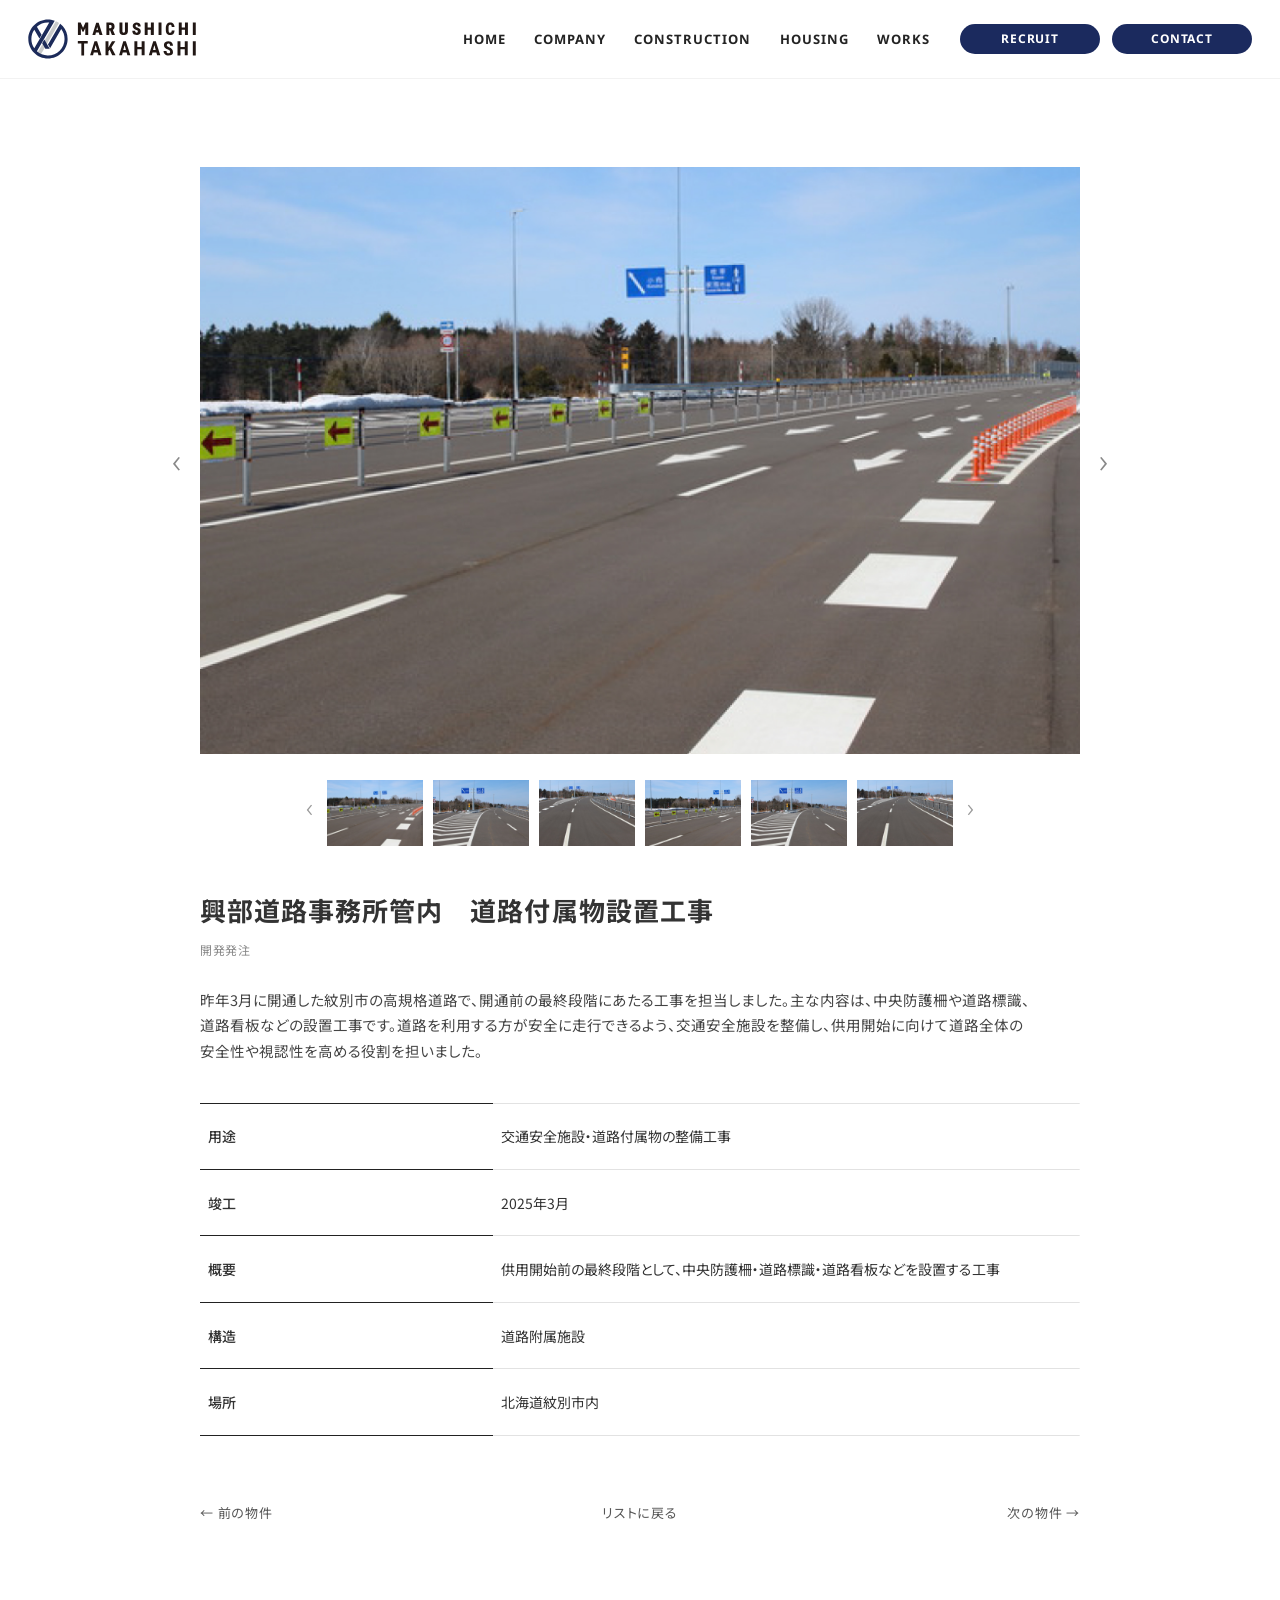
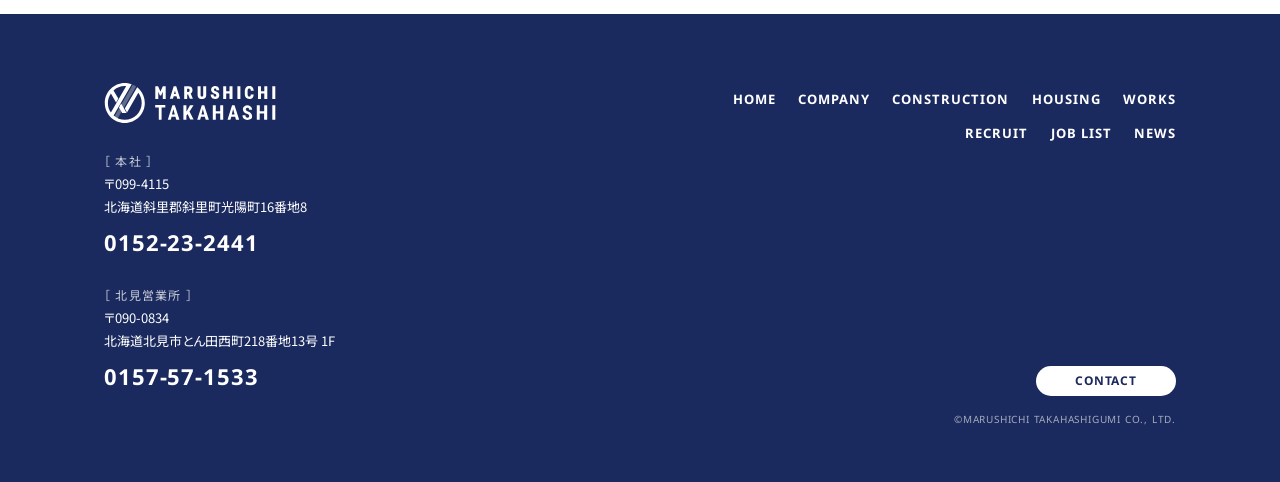
<file: works-single.html>
<!DOCTYPE html>
<html lang="ja">
<head>
<meta charset="UTF-8">
<meta name="viewport" content="width=device-width, initial-scale=1.0">
<title>施工実績詳細｜丸七高橋組</title>
<meta name="description" content="丸七高橋組の施工実績詳細。興部道路事務所管内 道路付属物設置工事の施工事例をご紹介します。">
<link rel="preconnect" href="https://fonts.googleapis.com">
<link rel="preconnect" href="https://fonts.gstatic.com" crossorigin>
<link href="https://fonts.googleapis.com/css2?family=Noto+Sans+JP:wght@400;500;700&family=Noto+Sans:wght@400;500;700;800&display=swap" rel="stylesheet">
<link rel="stylesheet" href="assets/css/style.css">
<link rel="icon" href="/favicon.ico" sizes="any">
<link rel="icon" type="image/svg+xml" href="/favicon.svg">
<link rel="icon" type="image/png" sizes="32x32" href="/favicon-32x32.png">
<link rel="apple-touch-icon" href="/apple-touch-icon.png">
<link rel="manifest" href="/site.webmanifest">
<style>
/* WORKS詳細 ページ固有 */
.wk-detail { width: min(880px, 100% - 48px); margin-inline: auto; }
.wk-gallery-wrap { position: relative; }
.wk-gallery-nav {
  position: absolute; top: 50%; transform: translateY(-50%);
  font-family: var(--en); font-weight: 300; font-size: 34px; color: #888;
  z-index: 2; user-select: none; padding: 0 6px;
}
.wk-gallery-nav.prev { left: -34px; }
.wk-gallery-nav.next { right: -34px; }
.wk-thumbs-row { position: relative; display: flex; align-items: center; justify-content: center; gap: 10px; margin-top: 14px; }
.wk-thumbs-row .arw { font-family: var(--en); font-weight: 300; font-size: 26px; color: #999; padding: 0 4px; }
.wk-detail .detail-head { margin-top: 44px; }
.wk-detail .detail-body { margin-top: 24px; }
.wk-detail .spec-table { margin-top: 40px; }
@media (max-width: 767px){
  .wk-gallery-nav { display: none; }
  /* サムネは横スクロール式に（はみ出し解消） */
  .wk-thumbs-row { justify-content: flex-start; gap: 0; margin-top: 10px; }
  .wk-thumbs-row .arw { display: none; }
  .detail-gallery .thumbs {
    width: 100%; overflow-x: auto; -webkit-overflow-scrolling: touch;
    gap: 8px; padding-bottom: 4px;
  }
  .detail-gallery .thumbs img { flex: 0 0 auto; width: 76px; height: 52px; }
}
</style>
</head>
<body>

<!-- ========== ヘッダー ========== -->
<header class="site-header">
  <div class="header-inner">
    <a href="index.html" class="header-logo"><img src="images/common/logo_col.svg" alt="丸七高橋組"></a>
    <nav class="gnav">
      <ul class="gnav-list">
        <li><a href="index.html">HOME</a></li>
        <li><a href="company.html">COMPANY</a></li>
        <li><a href="construction.html">CONSTRUCTION</a></li>
        <li><a href="housing.html">HOUSING</a></li>
        <li><a href="works.html">WORKS</a></li>
      </ul>
      <div class="gnav-btns">
        <a href="recruit.html" class="btn-pill">RECRUIT</a>
        <a href="contact.html" class="btn-pill">CONTACT</a>
      </div>
      <button class="hamburger" aria-label="メニュー"><span></span><span></span><span></span></button>
    </nav>
  </div>
</header>

<!-- ========== ドロワー ========== -->
<div class="drawer">
  <ul class="drawer-list">
    <li><a href="index.html">HOME<span class="jp">ホーム</span></a></li>
    <li><a href="company.html">COMPANY<span class="jp">会社案内</span></a></li>
    <li><a href="construction.html">CONSTRUCTION<span class="jp">建築・土木</span></a></li>
    <li><a href="housing.html">HOUSING<span class="jp">住宅事業</span></a></li>
    <li><a href="works.html">WORKS<span class="jp">施工実績</span></a></li>
    <li><a href="recruit.html">RECRUIT<span class="jp">採用情報</span></a></li>
    <li><a href="joblist.html">JOB LIST<span class="jp">求人募集</span></a></li>
    <li><a href="news.html">NEWS<span class="jp">お知らせ</span></a></li>
  </ul>
  <div class="drawer-btns">
    <a href="contact.html">CONTACT</a>
  </div>
</div>

<main>

<section class="section">
  <div class="wk-detail">

    <!-- ギャラリー -->
    <div class="detail-gallery">
      <div class="wk-gallery-wrap">
        <span class="wk-gallery-nav prev">‹</span>
        <img class="main-img" src="images/works/works-dummy1.jpg" alt="">
        <span class="wk-gallery-nav next">›</span>
      </div>
      <div class="wk-thumbs-row">
        <span class="arw">‹</span>
        <div class="thumbs">
          <img src="images/works/works-dummy1.jpg" alt="">
          <img src="images/works/works-dummy2.jpg" alt="">
          <img src="images/works/works-dummy3.jpg" alt="">
          <img src="images/works/works-dummy4.jpg" alt="">
          <img src="images/works/works-dummy5.jpg" alt="">
          <img src="images/works/works-dummy6.jpg" alt="">
        </div>
        <span class="arw">›</span>
      </div>
    </div>

    <!-- 見出し -->
    <div class="detail-head">
      <h1>興部道路事務所管内　道路付属物設置工事</h1>
      <p class="sub">開発発注</p>
    </div>

    <!-- 本文 -->
    <div class="detail-body">
      <p>昨年3月に開通した紋別市の高規格道路で、開通前の最終段階にあたる工事を担当しました。主な内容は、中央防護柵や道路標識、道路看板などの設置工事です。道路を利用する方が安全に走行できるよう、交通安全施設を整備し、供用開始に向けて道路全体の安全性や視認性を高める役割を担いました。</p>
    </div>

    <!-- 概要テーブル -->
    <table class="spec-table top-line">
      <tr>
        <th>用途</th>
        <td>交通安全施設・道路付属物の整備工事</td>
      </tr>
      <tr>
        <th>竣工</th>
        <td>2025年3月</td>
      </tr>
      <tr>
        <th>概要</th>
        <td>供用開始前の最終段階として、中央防護柵・道路標識・道路看板などを設置する工事</td>
      </tr>
      <tr>
        <th>構造</th>
        <td>道路附属施設</td>
      </tr>
      <tr>
        <th>場所</th>
        <td>北海道紋別市内</td>
      </tr>
    </table>

    <!-- 投稿ナビ -->
    <nav class="post-nav">
      <a href="works-single.html">← 前の物件</a>
      <a href="works.html">リストに戻る</a>
      <a href="works-single.html">次の物件 →</a>
    </nav>

  </div>
</section>

</main>

<!-- ========== フッター ========== -->
<footer class="site-footer">
  <div class="footer-inner">
    <div class="footer-left">
      <div class="footer-logo"><img src="images/common/logo_wh.svg" alt="丸七高橋組"></div>
      <div class="footer-office">
        <p class="label">［ 本社 ］</p>
        <p>〒099-4115<br>北海道斜里郡斜里町光陽町16番地8</p>
        <p class="tel">0152-23-2441</p>
      </div>
      <div class="footer-office">
        <p class="label">［ 北見営業所 ］</p>
        <p>〒090-0834<br>北海道北見市とん田西町218番地13号 1F</p>
        <p class="tel">0157-57-1533</p>
      </div>
    </div>
    <div class="footer-right">
      <nav class="footer-nav">
        <div class="row">
          <a href="index.html">HOME</a><a href="company.html">COMPANY</a><a href="construction.html">CONSTRUCTION</a><a href="housing.html">HOUSING</a><a href="works.html">WORKS</a>
        </div>
        <div class="row">
          <a href="recruit.html">RECRUIT</a><a href="joblist.html">JOB LIST</a><a href="news.html">NEWS</a>
        </div>
      </nav>
      <a href="contact.html" class="footer-contact">CONTACT</a>
    </div>
  </div>
  <div class="footer-bottom">
    <p class="footer-copy">©MARUSHICHI TAKAHASHIGUMI CO., LTD.</p>
  </div>
</footer>

<script src="assets/js/config.js"></script>
<script src="assets/js/main.js"></script>
</body>
</html>
</file>
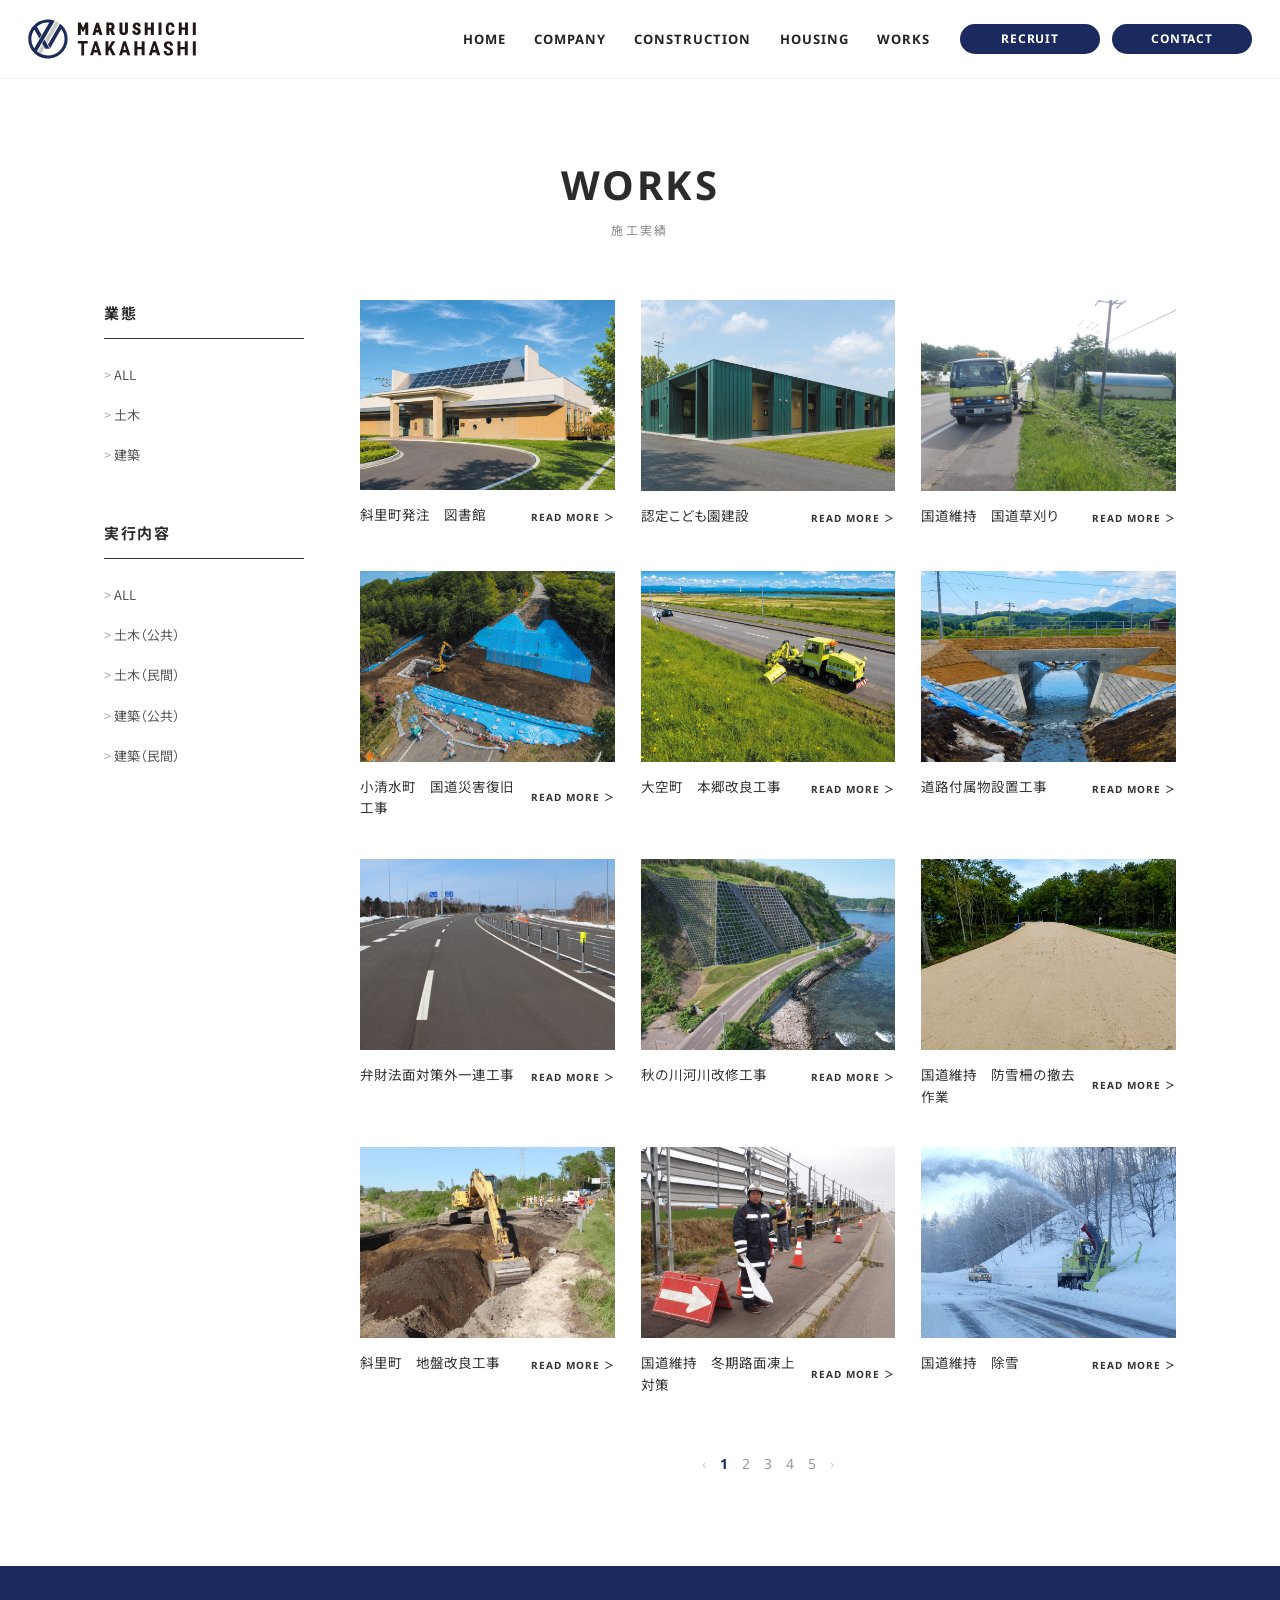
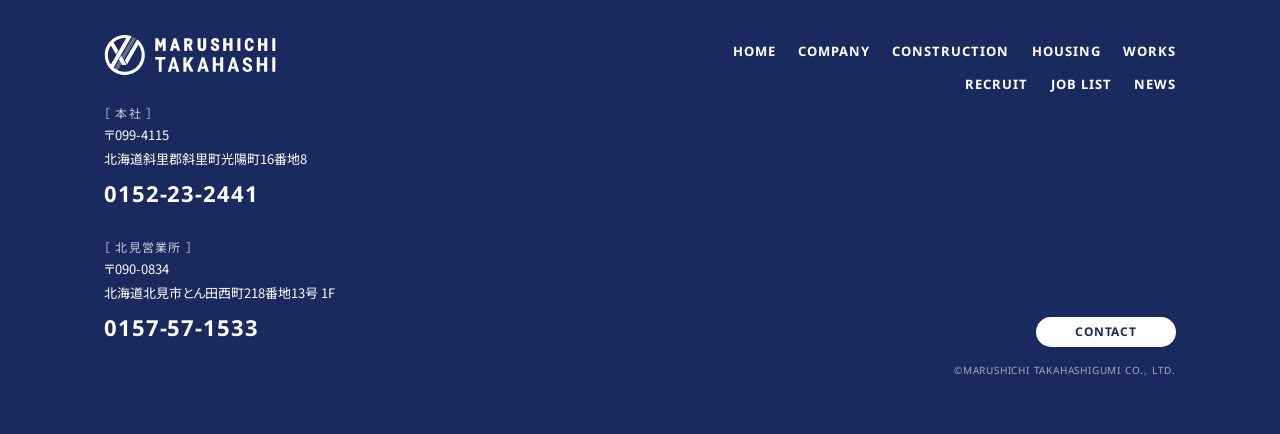
<file: works.html>
<!DOCTYPE html>
<html lang="ja">
<head>
<meta charset="UTF-8">
<meta name="viewport" content="width=device-width, initial-scale=1.0">
<title>施工実績｜丸七高橋組</title>
<meta name="description" content="北海道斜里町の総合建設会社・丸七高橋組の施工実績。土木・建築の公共／民間工事を幅広く手がけています。">
<link rel="preconnect" href="https://fonts.googleapis.com">
<link rel="preconnect" href="https://fonts.gstatic.com" crossorigin>
<link href="https://fonts.googleapis.com/css2?family=Noto+Sans+JP:wght@400;500;700&family=Noto+Sans:wght@400;500;700;800&display=swap" rel="stylesheet">
<link rel="stylesheet" href="assets/css/style.css">
<link rel="icon" href="/favicon.ico" sizes="any">
<link rel="icon" type="image/svg+xml" href="/favicon.svg">
<link rel="icon" type="image/png" sizes="32x32" href="/favicon-32x32.png">
<link rel="apple-touch-icon" href="/apple-touch-icon.png">
<link rel="manifest" href="/site.webmanifest">
</head>
<body>

<!-- ========== ヘッダー ========== -->
<header class="site-header">
  <div class="header-inner">
    <a href="index.html" class="header-logo"><img src="images/common/logo_col.svg" alt="丸七高橋組"></a>
    <nav class="gnav">
      <ul class="gnav-list">
        <li><a href="index.html">HOME</a></li>
        <li><a href="company.html">COMPANY</a></li>
        <li><a href="construction.html">CONSTRUCTION</a></li>
        <li><a href="housing.html">HOUSING</a></li>
        <li><a href="works.html">WORKS</a></li>
      </ul>
      <div class="gnav-btns">
        <a href="recruit.html" class="btn-pill">RECRUIT</a>
        <a href="contact.html" class="btn-pill">CONTACT</a>
      </div>
      <button class="hamburger" aria-label="メニュー"><span></span><span></span><span></span></button>
    </nav>
  </div>
</header>

<!-- ========== ドロワー ========== -->
<div class="drawer">
  <ul class="drawer-list">
    <li><a href="index.html">HOME<span class="jp">ホーム</span></a></li>
    <li><a href="company.html">COMPANY<span class="jp">会社案内</span></a></li>
    <li><a href="construction.html">CONSTRUCTION<span class="jp">建築・土木</span></a></li>
    <li><a href="housing.html">HOUSING<span class="jp">住宅事業</span></a></li>
    <li><a href="works.html">WORKS<span class="jp">施工実績</span></a></li>
    <li><a href="recruit.html">RECRUIT<span class="jp">採用情報</span></a></li>
    <li><a href="joblist.html">JOB LIST<span class="jp">求人募集</span></a></li>
    <li><a href="news.html">NEWS<span class="jp">お知らせ</span></a></li>
  </ul>
  <div class="drawer-btns">
    <a href="contact.html">CONTACT</a>
  </div>
</div>

<main>

<!-- ========== ページタイトル ========== -->
<div class="page-title">
  <span class="en">WORKS</span>
  <span class="jp">施工実績</span>
</div>

<!-- ========== 一覧本体 ========== -->
<section class="section" style="padding-top:48px;">
  <div class="wrap">
    <div class="layout-side">

      <!-- サイドバー -->
      <aside>
        <div class="side-block filter">
          <h3>業態</h3>
          <div class="side-links">
            <a href="works.html">ALL</a>
            <a href="works.html">土木</a>
            <a href="works.html">建築</a>
          </div>
        </div>
        <div class="side-block filter">
          <h3>実行内容</h3>
          <div class="side-links">
            <a href="works.html">ALL</a>
            <a href="works.html">土木（公共）</a>
            <a href="works.html">土木（民間）</a>
            <a href="works.html">建築（公共）</a>
            <a href="works.html">建築（民間）</a>
          </div>
        </div>
      </aside>

      <!-- グリッド -->
      <div>
        <div class="works-grid">

          <a href="works-single.html" class="work-card">
            <div class="thumb"><img src="images/works/works-list-dummy1.jpg" alt=""></div>
            <div class="meta"><span class="ttl">斜里町発注　図書館</span><span class="read">READ MORE ＞</span></div>
          </a>

          <a href="works-single.html" class="work-card">
            <div class="thumb"><img src="images/works/works-list-dummy2.jpg" alt=""></div>
            <div class="meta"><span class="ttl">認定こども園建設</span><span class="read">READ MORE ＞</span></div>
          </a>

          <a href="works-single.html" class="work-card">
            <div class="thumb"><img src="images/works/works-list-dummy3.jpg" alt=""></div>
            <div class="meta"><span class="ttl">国道維持　国道草刈り</span><span class="read">READ MORE ＞</span></div>
          </a>

          <a href="works-single.html" class="work-card">
            <div class="thumb"><img src="images/works/works-list-dummy4.jpg" alt=""></div>
            <div class="meta"><span class="ttl">小清水町　国道災害復旧工事</span><span class="read">READ MORE ＞</span></div>
          </a>

          <a href="works-single.html" class="work-card">
            <div class="thumb"><img src="images/works/works-list-dummy5.jpg" alt=""></div>
            <div class="meta"><span class="ttl">大空町　本郷改良工事</span><span class="read">READ MORE ＞</span></div>
          </a>

          <a href="works-single.html" class="work-card">
            <div class="thumb"><img src="images/works/works-list-dummy6.jpg" alt=""></div>
            <div class="meta"><span class="ttl">道路付属物設置工事</span><span class="read">READ MORE ＞</span></div>
          </a>

          <a href="works-single.html" class="work-card">
            <div class="thumb"><img src="images/works/works-list-dummy7.jpg" alt=""></div>
            <div class="meta"><span class="ttl">弁財法面対策外一連工事</span><span class="read">READ MORE ＞</span></div>
          </a>

          <a href="works-single.html" class="work-card">
            <div class="thumb"><img src="images/works/works-list-dummy8.jpg" alt=""></div>
            <div class="meta"><span class="ttl">秋の川河川改修工事</span><span class="read">READ MORE ＞</span></div>
          </a>

          <a href="works-single.html" class="work-card">
            <div class="thumb"><img src="images/works/works-list-dummy9.jpg" alt=""></div>
            <div class="meta"><span class="ttl">国道維持　防雪柵の撤去作業</span><span class="read">READ MORE ＞</span></div>
          </a>

          <a href="works-single.html" class="work-card">
            <div class="thumb"><img src="images/works/works-list-dummy10.jpg" alt=""></div>
            <div class="meta"><span class="ttl">斜里町　地盤改良工事</span><span class="read">READ MORE ＞</span></div>
          </a>

          <a href="works-single.html" class="work-card">
            <div class="thumb"><img src="images/works/works-list-dummy11.jpg" alt=""></div>
            <div class="meta"><span class="ttl">国道維持　冬期路面凍上対策</span><span class="read">READ MORE ＞</span></div>
          </a>

          <a href="works-single.html" class="work-card">
            <div class="thumb"><img src="images/works/works-list-dummy12.jpg" alt=""></div>
            <div class="meta"><span class="ttl">国道維持　除雪</span><span class="read">READ MORE ＞</span></div>
          </a>

        </div>

        <!-- ページネーション -->
        <nav class="pager">
          <span class="nav">‹</span>
          <span class="cur">1</span>
          <a href="works.html">2</a>
          <a href="works.html">3</a>
          <a href="works.html">4</a>
          <a href="works.html">5</a>
          <span class="nav">›</span>
        </nav>
      </div>

    </div>
  </div>
</section>

</main>

<!-- ========== フッター ========== -->
<footer class="site-footer">
  <div class="footer-inner">
    <div class="footer-left">
      <div class="footer-logo"><img src="images/common/logo_wh.svg" alt="丸七高橋組"></div>
      <div class="footer-office">
        <p class="label">［ 本社 ］</p>
        <p>〒099-4115<br>北海道斜里郡斜里町光陽町16番地8</p>
        <p class="tel">0152-23-2441</p>
      </div>
      <div class="footer-office">
        <p class="label">［ 北見営業所 ］</p>
        <p>〒090-0834<br>北海道北見市とん田西町218番地13号 1F</p>
        <p class="tel">0157-57-1533</p>
      </div>
    </div>
    <div class="footer-right">
      <nav class="footer-nav">
        <div class="row">
          <a href="index.html">HOME</a><a href="company.html">COMPANY</a><a href="construction.html">CONSTRUCTION</a><a href="housing.html">HOUSING</a><a href="works.html">WORKS</a>
        </div>
        <div class="row">
          <a href="recruit.html">RECRUIT</a><a href="joblist.html">JOB LIST</a><a href="news.html">NEWS</a>
        </div>
      </nav>
      <a href="contact.html" class="footer-contact">CONTACT</a>
    </div>
  </div>
  <div class="footer-bottom">
    <p class="footer-copy">©MARUSHICHI TAKAHASHIGUMI CO., LTD.</p>
  </div>
</footer>

<script src="assets/js/config.js"></script>
<script src="assets/js/main.js"></script>
</body>
</html>
</file>
<file: assets/css/style.css>
@charset "UTF-8";
/* =========================================================
   丸七高橋組 MARUSHICHI TAKAHASHI — 共通スタイル
   Fonts : 和文 Noto Sans JP / 欧文 Noto Sans
   Colors: navy #1b2a5e / bg white / band #f4f4f4 / text #333
   ========================================================= */

/* ---------- リセット ---------- */
*, *::before, *::after { box-sizing: border-box; }
html { -webkit-text-size-adjust: 100%; scroll-behavior: smooth; }
body {
  margin: 0;
  font-family: "Noto Sans JP", "Noto Sans",
    "Hiragino Kaku Gothic ProN", "Yu Gothic", "Meiryo", sans-serif;
  color: var(--text);
  background: var(--bg);
  line-height: 1.75em;
  font-size: 15px;
  font-feature-settings: "palt";
  -webkit-font-smoothing: antialiased;
  text-rendering: optimizeLegibility;
  overflow-x: clip; /* 100vwフルブリードによる横スクロール/はみ出しを防止（stickyは維持） */
}
img { max-width: 100%; height: auto; display: block; border: 0; }
a { color: inherit; text-decoration: none; transition: opacity .25s, color .25s, background .25s; }
a:hover { opacity: .7; }
ul, ol { margin: 0; padding: 0; list-style: none; }
h1, h2, h3, h4, p, figure { margin: 0; }
button { font-family: inherit; cursor: pointer; }

/* ---------- デザイントークン ---------- */
:root {
  --navy: #1b2a5e;
  --navy-d: #16234e;
  --bg: #ffffff;
  --band: #f4f4f4;
  --text: #333333;
  --sub: #8a8a8a;
  --line: #e2e2e2;
  --en: "Noto Sans", "Noto Sans JP", sans-serif;
  --maxw: 1120px;
  --gutter: 24px;
}

/* 欧文見出し用ユーティリティ */
.en { font-family: var(--en); font-weight: 700; letter-spacing: .04em; }

/* 改行制御 */
.br-sp { display: none; }
@media (max-width: 767px){
  .br-pc { display: none; }
  .br-sp { display: inline; }
}

/* 日本語の自然な改行：禁則強化＋見出しの行バランス＋段落のオーファン抑制。
   対応ブラウザ(Chrome等)では文節単位で改行（auto-phrase）。 */
body { line-break: strict; }
h1, h2, h3, h4,
.hero-copy h1, .page-hero .en, .page-title .en,
.sec-head .en-title, .split-body .lead, .page-lead, .const-lead-ttl,
.hous-lead-txt, .media-row .media-txt h3, .contact-box .txt .en {
  text-wrap: balance;
}
p, .split-body .desc, .card-item p, .detail-body p { text-wrap: pretty; }
@supports (word-break: auto-phrase) {
  body { word-break: auto-phrase; }
}

/* ---------- 共通レイアウト ---------- */
.wrap { width: 100%; max-width: var(--maxw); margin: 0 auto; padding: 0 var(--gutter); }
.section { padding: 88px 0; }
.band { background: var(--band); }

/* セクション英字見出し（中央） */
.sec-head { text-align: center; margin-bottom: 48px; }
.sec-head .en-title {
  font-family: var(--en);
  font-weight: 700;
  font-size: 34px;
  letter-spacing: .06em;
  color: var(--navy);
  line-height: 1.1;
}
.sec-head .en-title.dark { color: #2b2b2b; }
.sec-head .jp-sub {
  display: block;
  margin-top: 10px;
  font-size: 12px;
  letter-spacing: .18em;
  color: var(--sub);
}

/* MORE リンク */
.more {
  display: inline-flex;
  align-items: center;
  gap: 14px;
  font-family: var(--en);
  font-weight: 700;
  font-size: 12px;
  letter-spacing: .14em;
  color: var(--text);
}
.more span.arrow { font-size: 11px; }

/* =========================================================
   ヘッダー
   ========================================================= */
.site-header {
  position: sticky; top: 0; z-index: 100;
  background: rgba(255,255,255,.96);
  backdrop-filter: saturate(180%) blur(6px);
  border-bottom: 1px solid rgba(0,0,0,.05);
}
.header-inner {
  max-width: 1280px; margin: 0 auto;
  padding: 0 28px;
  height: 78px;
  display: flex; align-items: center; justify-content: space-between;
}
.header-logo img { width: 168px; height: auto; }
.gnav { display: flex; align-items: center; gap: 30px; }
.gnav-list { display: flex; align-items: center; gap: 28px; }
.gnav-list a {
  font-family: var(--en);
  font-weight: 700;
  font-size: 13px;
  letter-spacing: .08em;
  color: #232323;
}
.gnav-btns { display: flex; align-items: center; gap: 12px; }
.btn-pill {
  display: inline-flex; align-items: center; justify-content: center;
  width: 140px; height: 30px;               /* 共通仕様: 140×30px 固定 */
  border-radius: 15px;
  background: var(--navy);
  color: #fff !important;
  font-family: var(--en);
  font-weight: 700;
  font-size: 12px;
  letter-spacing: .08em;
}
.btn-pill:hover { opacity: 1; background: var(--navy-d); }

/* ハンバーガー */
.hamburger {
  width: 34px; height: 22px;
  background: none; border: 0; padding: 0;
  position: relative; flex: 0 0 auto;
}
.hamburger span {
  position: absolute; left: 0; width: 100%; height: 2px;
  background: var(--navy); transition: .3s;
}
.hamburger span:nth-child(1){ top: 0; }
.hamburger span:nth-child(2){ top: 10px; }
.hamburger span:nth-child(3){ top: 20px; }
body.drawer-open .hamburger span:nth-child(1){ top: 10px; transform: rotate(45deg); }
body.drawer-open .hamburger span:nth-child(2){ opacity: 0; }
body.drawer-open .hamburger span:nth-child(3){ top: 10px; transform: rotate(-45deg); }

/* =========================================================
   ドロワー（SP / 共通）
   ========================================================= */
.drawer {
  position: fixed; inset: 0; z-index: 99;
  background: var(--navy);
  padding: 110px 32px 48px;
  transform: translateX(100%);
  transition: transform .4s cubic-bezier(.7,0,.2,1);
  overflow-y: auto;
}
body.drawer-open .drawer { transform: translateX(0); }
.drawer-list a {
  display: block;
  color: #fff;
  font-family: var(--en);
  font-weight: 700;
  font-size: 18px;
  letter-spacing: .1em;
  padding: 16px 0;
  border-bottom: 1px solid rgba(255,255,255,.14);
}
.drawer-list a .jp { font-family: "Noto Sans JP", sans-serif; font-weight: 400; font-size: 11px; color: rgba(255,255,255,.6); margin-left: 12px; letter-spacing: .1em; }
.drawer-btns { display: flex; gap: 12px; margin-top: 28px; }
.drawer-btns a {
  flex: 1; text-align: center; height: 48px; line-height: 48px;
  border: 1px solid rgba(255,255,255,.5); border-radius: 24px;
  color: #fff; font-family: var(--en); font-weight: 700; letter-spacing: .1em; font-size: 13px;
}

/* =========================================================
   ヒーロー（TOP）
   ========================================================= */
.hero { position: relative; height: calc(100vh - 79px); overflow: hidden; }
.hero-slides { position: absolute; inset: 0; }
.hero-slide {
  position: absolute; inset: 0;
  background-size: cover; background-position: center;
  opacity: 0; transition: opacity 1.4s ease;
}
.hero-slide.is-active { opacity: 1; }
.hero-copy {
  position: absolute; left: 0; bottom: 96px;
  padding-left: max(48px, calc((100% - var(--maxw))/2 + var(--gutter)));
  color: #fff; z-index: 3;
}
.hero-copy h1 {
  font-size: 34px; font-weight: 700; line-height: 1.5;
  letter-spacing: .04em;
  text-shadow: 0 2px 18px rgba(0,0,0,.35);
}
.hero::after {
  content: ""; position: absolute; inset: 0; z-index: 1;
  background: linear-gradient(180deg, rgba(0,0,0,.05) 0%, rgba(0,0,0,0) 30%, rgba(0,0,0,.28) 100%);
}
.hero-dots {
  position: absolute; left: 50%; bottom: 34px; transform: translateX(-50%);
  display: flex; gap: 12px; z-index: 3;
}
.hero-dots button {
  width: 9px; height: 9px; border-radius: 50%;
  border: 1px solid #fff; background: transparent; padding: 0;
}
.hero-dots button.is-active { background: #fff; }
.hero-movie {
  position: absolute; right: 40px; bottom: 60px; z-index: 3;
  width: 96px; height: 96px;
}
.hero-movie img { width: 100%; }
.hero-movie, .movie-box, [data-movie] { cursor: pointer; }

/* =========================================================
   動画モーダル（YouTube）
   ========================================================= */
.movie-modal {
  position: fixed; inset: 0; z-index: 1000;
  display: none; align-items: center; justify-content: center;
  padding: 24px;
}
body.movie-open { overflow: hidden; }
body.movie-open .movie-modal { display: flex; }
.movie-modal-bg { position: absolute; inset: 0; background: rgba(0,0,0,.82); }
.movie-modal-inner { position: relative; z-index: 2; width: min(960px, 100%); }
.movie-modal-frame { position: relative; width: 100%; aspect-ratio: 16/9; background: #000; }
.movie-modal-frame iframe { position: absolute; inset: 0; width: 100%; height: 100%; border: 0; }
.movie-modal-close {
  position: absolute; top: -44px; right: 0;
  width: 40px; height: 40px; padding: 0;
  background: none; border: 0; color: #fff; font-size: 34px; line-height: 1;
}

/* =========================================================
   TOP : Recruit ブロック（画像+テキスト 2カラム）
   ========================================================= */
.split { display: grid; grid-template-columns: 1fr 1fr; align-items: stretch; }
.split.band-wrap { background: var(--band); }
.split-img { min-height: 420px; background-size: cover; background-position: center; }
.split-body {
  padding: 72px clamp(24px, 6vw, 96px);
  display: flex; flex-direction: column; justify-content: center;
}
.split-body .en-title {
  font-family: var(--en); font-weight: 700;
  font-size: 40px; letter-spacing: .02em; color: #2b2b2b; line-height: 1.1;
}
.split-body .jp-sub { font-size: 12px; letter-spacing: .16em; color: var(--sub); margin-top: 8px; }
.split-body .lead {
  font-size: 22px; font-weight: 700; line-height: 1.7; margin-top: 28px; letter-spacing: .04em;
}
.split-body .desc { font-size: 14px; color: #555; margin-top: 20px; line-height: 1.75em; }
.split-body .more { margin-top: 34px; }

/* 900px幅コンテナ（採用ボタン・RECRUIT INFO） */
.w900 { width: min(900px, 100% - 48px); margin-inline: auto; }

/* 新卒/中途 2ボタン : 445×150px（900px内に2列+gap10） */
.recruit-cta { display: grid; grid-template-columns: 1fr 1fr; gap: 10px; }
.recruit-cta a {
  background: var(--navy); color: #fff;
  height: 150px; border-radius: 2px;
  display: flex; align-items: center; justify-content: space-between;
  padding: 0 40px;
  font-size: 19px; font-weight: 500; letter-spacing: .06em;
}
.recruit-cta a:hover { opacity: 1; background: var(--navy-d); }
.recruit-cta .chev { font-family: var(--en); font-weight: 300; font-size: 22px; }

/* RECRUIT INFO / お知らせリスト */
.info-head { display: flex; align-items: flex-end; justify-content: space-between; margin-bottom: 22px; }
.info-head .en-title { font-family: var(--en); font-weight: 700; font-size: 28px; color: var(--navy); letter-spacing: .05em; }
.info-head .jp-sub { font-size: 11px; letter-spacing: .16em; color: var(--sub); margin-top: 6px; }
.news-list { border-top: 1px solid var(--line); }
.news-row {
  display: flex; align-items: center; gap: 26px;
  padding: 20px 4px; border-bottom: 1px solid var(--line);
}
.news-cat {
  flex: 0 0 auto; min-width: 96px; text-align: center;
  background: var(--navy); color: #fff;
  font-family: var(--en); font-weight: 700; font-size: 10px; letter-spacing: .12em;
  padding: 5px 10px;
}
.news-date { flex: 0 0 auto; font-family: var(--en); font-weight: 700; font-size: 13px; color: #555; letter-spacing: .06em; }
.news-ttl { font-size: 14px; color: #333; overflow: hidden; text-overflow: ellipsis; white-space: nowrap; }

/* Instagram */
.insta-head { display: flex; align-items: center; justify-content: center; gap: 12px; margin-bottom: 26px; position: relative; }
.insta-head .ig { display: inline-flex; align-items: center; gap: 10px; font-family: var(--en); font-weight: 700; font-size: 24px; color: #2b2b2b; }
.insta-head .ig svg { width: 26px; height: 26px; }
.insta-head .more { position: absolute; right: 0; }
.insta-grid { display: grid; grid-template-columns: repeat(5, 1fr); gap: 0; }
.insta-grid a { aspect-ratio: 1/1; overflow: hidden; }
.insta-grid img { width: 100%; height: 100%; object-fit: cover; }

/* GENERAL CONTRACTOR : 建築/土木 2枚 */
.service-cards { display: grid; grid-template-columns: 1fr 1fr; gap: 20px; }
/* 全幅（フルブリード） */
.service-cards.full {
  width: 100vw;
  margin-left: calc(50% - 50vw);
  gap: 8px;
}
.service-cards.full .service-card { min-height: 440px; }
.service-card { position: relative; overflow: hidden; min-height: 300px; }
.service-card img { width: 100%; height: 100%; object-fit: cover; transition: transform .6s; }
.service-card:hover img { transform: scale(1.05); }
.service-card::after { content: ""; position: absolute; inset: 0; background: linear-gradient(180deg, rgba(0,0,0,.05), rgba(0,0,0,.45)); }
.service-card .cap { position: absolute; left: clamp(28px, 5.5vw, 96px); bottom: 46px; z-index: 2; color: #fff; }
.service-card .cap h3 { font-size: 30px; font-weight: 700; letter-spacing: .08em; }
.service-card .cap .tags { font-size: 13px; margin-top: 12px; letter-spacing: .08em; opacity: .92; }
.service-card .cap .more { margin-top: 18px; color: #fff; }
.service-card a.stretch { position: absolute; inset: 0; z-index: 3; }

/* =========================================================
   下層ページ 共通コンポーネント
   ========================================================= */

/* ページヒーロー（画像バナー＋中央英字タイトル）: COMPANY/CONSTRUCTION/HOUSING/RECRUIT */
.page-hero {
  position: relative; height: 300px;
  background-size: cover; background-position: center;
  display: flex; align-items: center; justify-content: center; text-align: center;
}
.page-hero::after { content: ""; position: absolute; inset: 0; background: rgba(20,28,55,.34); }
.page-hero .inner { position: relative; z-index: 2; color: #fff; }
.page-hero .en { font-family: var(--en); font-weight: 700; font-size: 40px; letter-spacing: .08em; line-height: 1.1; }
.page-hero .jp { display: block; margin-top: 10px; font-size: 12px; letter-spacing: .2em; }

/* テキストのみ中央タイトル: WORKS/NEWS/JOB LIST/CONTACT */
.page-title { text-align: center; padding: 84px 0 8px; }
.page-title .en { font-family: var(--en); font-weight: 700; font-size: 40px; letter-spacing: .06em; color: #2b2b2b; line-height: 1.1; }
.page-title .jp { display: block; margin-top: 10px; font-size: 12px; letter-spacing: .2em; color: var(--sub); }

/* 中央リード文 */
.page-lead { text-align: center; font-size: 17px; line-height: 1.75em; letter-spacing: .04em; }
.page-lead.strong { font-weight: 700; }

/* 定義テーブル（会社概要・沿革・募集要項・WORKS詳細）
   行の罫線：左1/3が黒・右2/3がグレー（tr背景のグラデで描画） */
.spec-table { width: 100%; border-collapse: collapse; }
.spec-table th, .spec-table td {
  text-align: left; vertical-align: top;
  padding: 20px 8px;
  font-weight: 400; font-size: 14px; line-height: 1.9;
}
.spec-table th { width: 33.33%; color: #333; font-weight: 500; } /* 値列はグレー罫線の開始位置(左1/3)から */
/* 行下線（左1/3黒・右2/3グレー） */
.spec-table tr {
  background-image: linear-gradient(to right, #222 0, #222 33.33%, var(--line) 33.33%, var(--line) 100%);
  background-repeat: no-repeat;
  background-position: left bottom;
  background-size: 100% 1px;
}
/* top-line：先頭行は上下に罫線 */
.spec-table.top-line tr:first-child {
  background-image:
    linear-gradient(to right, #222 0, #222 33.33%, var(--line) 33.33%, var(--line) 100%),
    linear-gradient(to right, #222 0, #222 33.33%, var(--line) 33.33%, var(--line) 100%);
  background-repeat: no-repeat, no-repeat;
  background-position: left bottom, left top;
  background-size: 100% 1px, 100% 1px;
}

/* お問い合わせCTAボックス（下層共通の下部） */
.contact-box {
  display: flex; align-items: center; justify-content: space-between;
  border: 1px solid var(--line); padding: 40px 48px;
  transition: background .3s;
}
.contact-box:hover { opacity: 1; background: #fafafa; }
.contact-box .txt .en { font-family: var(--en); font-weight: 700; font-size: 30px; letter-spacing: .06em; color: #2b2b2b; }
.contact-box .txt .jp { display: block; margin-top: 8px; font-size: 12px; color: var(--sub); letter-spacing: .1em; }
.contact-box .arrow { font-family: var(--en); font-weight: 300; font-size: 30px; color: #333; }

/* 全幅バンドリンク（RECRUIT/HOUSING/WORKS等の帯） */
.band-link {
  position: relative; display: flex; align-items: center; justify-content: center;
  height: 220px; overflow: hidden; text-align: center;
}
.band-link img { position: absolute; inset: 0; width: 100%; height: 100%; object-fit: cover; transition: transform .6s; }
.band-link:hover img { transform: scale(1.05); }
.band-link::after { content: ""; position: absolute; inset: 0; background: rgba(0,0,0,.4); }
.band-link .label { position: relative; z-index: 2; color: #fff; font-family: var(--en); font-weight: 700; font-size: 28px; letter-spacing: .1em; }
.band-full { width: 100vw; margin-left: calc(50% - 50vw); }

/* ムービーボックス（16:9＋再生ボタン） */
.movie-box { position: relative; width: 100%; aspect-ratio: 16/9; overflow: hidden; background: #111; }
.movie-box img { width: 100%; height: 100%; object-fit: cover; }
/* 動画サムネ画像に再生ボタンが焼き込まれているため、CSSの再生マークは非表示（SPで二重・ズレ防止） */
.movie-box .play {
  position: absolute; top: 50%; left: 50%; transform: translate(-50%,-50%);
  width: 74px; height: 74px; border-radius: 50%; background: rgba(255,255,255,.9);
  display: none; align-items: center; justify-content: center;
}
.movie-box .play::before { content: ""; border-left: 20px solid var(--navy); border-top: 12px solid transparent; border-bottom: 12px solid transparent; margin-left: 5px; }

/* 3カラムカード（CSR / 建築・土木サブ項目 等） */
.cards-3 { display: grid; grid-template-columns: repeat(3, 1fr); gap: 28px 26px; }
.card-item .thumb { aspect-ratio: 4/3; overflow: hidden; }
.card-item .thumb img { width: 100%; height: 100%; object-fit: cover; }
.card-item h4 { font-size: 15px; font-weight: 700; margin-top: 16px; letter-spacing: .04em; }
.card-item p { font-size: 13px; color: #666; margin-top: 8px; line-height: 1.75em; }

/* 画像＋テキストの左右段組（下層汎用） */
.media-row { display: grid; grid-template-columns: 1fr 1fr; gap: 56px; align-items: center; }
.media-row.rev .media-txt { order: -1; }
.media-row .media-img img { width: 100%; }
.media-row .media-txt h3 { font-size: 24px; font-weight: 700; line-height: 1.6; letter-spacing: .04em; }
.media-row .media-txt .en-sub { font-family: var(--en); font-weight: 700; font-size: 13px; color: var(--navy); letter-spacing: .1em; margin-bottom: 10px; }
.media-row .media-txt p { font-size: 14px; color: #555; margin-top: 18px; line-height: 1.75em; }
.media-row .media-txt .more { margin-top: 24px; }

/* ページネーション */
.pager { display: flex; align-items: center; justify-content: center; gap: 14px; margin-top: 56px; font-family: var(--en); font-size: 14px; color: #999; }
.pager a, .pager span { color: #999; }
.pager .cur { color: var(--navy); font-weight: 700; }
.pager .nav { color: #ccc; }

/* 投稿ナビ（前の物件/リストに戻る/次の物件） */
.post-nav { display: flex; align-items: center; justify-content: space-between; margin-top: 64px; font-size: 13px; color: #555; letter-spacing: .06em; }
.post-nav a:hover { color: var(--navy); }

/* カテゴリバッジ（ダークグレー：NEWS/BLOG/MEDIA） */
.badge { display: inline-block; background: #3a3a3a; color: #fff; font-family: var(--en); font-weight: 700; font-size: 10px; letter-spacing: .12em; padding: 5px 14px; }

/* WORKS/NEWS 一覧: サイドバー＋本体 */
.layout-side { display: grid; grid-template-columns: 200px minmax(0, 1fr); gap: 56px; align-items: start; }
.side-block { margin-bottom: 44px; }
.side-block h3 { font-family: var(--en); font-weight: 700; font-size: 15px; letter-spacing: .1em; color: #2b2b2b; padding-bottom: 12px; border-bottom: 1px solid #333; margin-bottom: 16px; }
.side-block .side-links a { display: block; font-size: 13px; color: #555; padding: 7px 0; }
.side-block .side-links a:hover { color: var(--navy); }
.side-block.filter .side-links a::before { content: "> "; color: #aaa; }
/* アーカイブ年月ツリー */
.archives .yr { font-size: 13px; color: #333; padding: 7px 0; display: flex; align-items: center; gap: 6px; }
.archives .mo a { display: block; font-size: 12px; color: #666; padding: 4px 0 4px 14px; }

/* WORKS グリッド（3列カード） */
.works-grid { display: grid; grid-template-columns: repeat(3, minmax(0, 1fr)); gap: 40px 26px; align-items: start; }
.work-card .thumb { aspect-ratio: 4/3; overflow: hidden; }
.work-card .thumb img { width: 100%; height: 100%; object-fit: cover; transition: transform .5s; }
.work-card:hover .thumb img { transform: scale(1.05); }
.work-card .meta { display: flex; align-items: center; justify-content: space-between; margin-top: 14px; gap: 10px; }
.work-card .meta .ttl { font-size: 13.5px; color: #333; line-height: 1.6; align-self: stretch; overflow-wrap: anywhere; word-break: break-word; }
.work-card .meta .read { font-family: var(--en); font-weight: 700; font-size: 10px; letter-spacing: .1em; color: #333; white-space: nowrap; }

/* NEWS メディアリスト（サムネ＋本文） */
.news-media { border: 0; }
.news-media .item { display: grid; grid-template-columns: 200px 1fr; gap: 34px; padding: 34px 0; border-bottom: 1px solid var(--line); align-items: start; }
.news-media .item:first-child { padding-top: 0; }
.news-media .thumb { aspect-ratio: 1/1; overflow: hidden; border: 1px solid var(--line); background:#fafafa; }
.news-media .thumb img { width: 100%; height: 100%; object-fit: cover; }
.news-media .head { display: flex; align-items: center; gap: 18px; margin-bottom: 12px; }
.news-media .date { font-family: var(--en); font-weight: 700; font-size: 13px; color: #555; }
.news-media h3 { font-size: 18px; font-weight: 700; line-height: 1.6; letter-spacing: .03em; }
.news-media .excerpt { font-size: 13.5px; color: #666; margin-top: 12px; line-height: 1.75em; }
.news-media .more { margin-top: 16px; }

/* WORKS/NEWS 詳細 */
.detail-gallery .main-img { width: 100%; aspect-ratio: 3/2; object-fit: cover; background:#eee; }
.detail-gallery .thumbs { display: flex; gap: 10px; margin-top: 12px; align-items: center; }
.detail-gallery .thumbs img { width: 96px; height: 66px; object-fit: cover; cursor: pointer; }
.detail-head h1 { font-size: 26px; font-weight: 700; letter-spacing: .04em; line-height: 1.5; }
.detail-head .sub { font-size: 12px; color: var(--sub); margin-top: 8px; letter-spacing: .06em; }
.detail-body { font-size: 14.5px; line-height: 1.75em; color: #444; }
.detail-body p + p { margin-top: 1.6em; }

@media (max-width: 767px){
  /* サイドバー(CATEGORY/ARCHIVES・絞り込み)は本体の下へ移動＋横並びチップで省スペース */
  .layout-side { display: flex; flex-direction: column; gap: 40px; }
  .layout-side > aside { order: 2; }
  .side-block { margin-bottom: 28px; }
  .side-block h3 { font-size: 14px; padding-bottom: 8px; margin-bottom: 14px; }
  .side-block .side-links { display: flex; flex-wrap: wrap; gap: 8px 10px; }
  .side-block .side-links a {
    display: inline-block; padding: 7px 16px; border: 1px solid var(--line);
    border-radius: 18px; font-size: 12px; color: #444;
  }
  .side-block.filter .side-links a::before { content: ""; }
  .archives .yr { padding: 8px 0 4px; font-weight: 700; }
  .archives .mo { display: flex; flex-wrap: wrap; gap: 7px 8px; }
  .archives .mo a {
    display: inline-block; padding: 6px 12px; border: 1px solid var(--line);
    border-radius: 16px; font-size: 12px;
  }

  /* SP: 2カラム。狭い列でタイトルとREAD MOREが重ならないよう縦積みに */
  .works-grid { grid-template-columns: minmax(0, 1fr) minmax(0, 1fr); gap: 26px 14px; align-items: start; }
  .work-card .meta { flex-direction: column; align-items: flex-start; gap: 6px; margin-top: 10px; }
  .work-card .meta .ttl { font-size: 13px; line-height: 1.5; }
  .work-card .meta .read { font-size: 9.5px; color: #666; }
  .news-media .item { grid-template-columns: 84px minmax(0, 1fr); gap: 18px; padding: 22px 0; }
  .news-media h3 { font-size: 15px; }
  .news-media .head { flex-wrap: wrap; gap: 10px; margin-bottom: 8px; }
}

/* =========================================================
   フッター
   ========================================================= */
.site-footer { background: var(--navy); color: #fff; padding: 68px 0 30px; }
.footer-inner { max-width: var(--maxw); margin: 0 auto; padding: 0 var(--gutter); display: grid; grid-template-columns: 1.1fr 1fr; gap: 40px; }
.footer-logo img { width: 172px; margin-bottom: 26px; }
.footer-office { font-size: 13px; line-height: 1.8; }
.footer-office + .footer-office { margin-top: 22px; }
.footer-office .label { font-size: 12px; letter-spacing: .1em; color: rgba(255,255,255,.75); }
.footer-office .tel { font-family: var(--en); font-weight: 700; font-size: 22px; letter-spacing: .04em; margin-top: 4px; }
.footer-right { display: flex; flex-direction: column; align-items: flex-end; justify-content: space-between; }
.footer-nav { text-align: right; line-height: 2.1; }
.footer-nav a { font-family: var(--en); font-weight: 700; font-size: 13px; letter-spacing: .08em; margin-left: 22px; }
.footer-nav .row + .row { margin-top: 2px; }
.footer-contact {
  display: inline-flex; align-items: center; justify-content: center;
  width: 140px; height: 30px; border-radius: 15px;   /* 共通仕様: 140×30px 白背景・紺文字 */
  background: #fff; color: var(--navy) !important;
  font-family: var(--en); font-weight: 700; letter-spacing: .08em; font-size: 12px; margin-top: 28px;
}
.footer-contact:hover { opacity: .85; }
.footer-copy { text-align: right; font-family: var(--en); font-size: 10px; letter-spacing: .08em; color: rgba(255,255,255,.6); margin-top: 0; position: relative; top: -20px; }
.footer-bottom { max-width: var(--maxw); margin: 30px auto 0; padding: 0 var(--gutter); }

/* =========================================================
   レスポンシブ
   ========================================================= */
@media (max-width: 1024px){
  .gnav-list { display: none; }
}
@media (min-width: 1025px){
  .hamburger { display: none; }
}
@media (max-width: 767px){
  body { font-size: 14px; }
  .section { padding: 56px 0; }
  .header-inner { height: 62px; padding: 0 18px; }
  .header-logo img { width: 128px; }
  .gnav-btns { display: none; }
  .sec-head .en-title { font-size: 26px; }

  .hero { height: calc(100vh - 62px); }
  .hero-copy { bottom: 70px; padding-left: 24px; }
  .hero-copy h1 { font-size: 23px; }
  .hero-movie { width: 72px; height: 72px; right: 20px; bottom: 40px; }

  .split { grid-template-columns: 1fr; }
  .split-img { min-height: 260px; }
  .split-body { padding: 44px 24px; }
  .split-body .en-title { font-size: 32px; }
  .split-body .lead { font-size: 19px; }

  .recruit-cta { grid-template-columns: 1fr; gap: 14px; }
  .recruit-cta a { height: 116px; font-size: 17px; padding: 0 26px; }
  .service-cards.full .service-card { min-height: 300px; }
  .service-card .cap h3 { font-size: 24px; }
  .insta-grid { grid-template-columns: repeat(3, 1fr); }
  .insta-grid a:nth-child(n+10) { display: none; } /* SP: 3×3=9枚（WPはSmash Balloon側で9に設定） */
  .insta-head .more { position: static; display: none; }
  .service-cards { grid-template-columns: 1fr; }
  /* SP: カテゴリ・日付を上段、タイトルを下段に改行（TOG U踏襲） */
  .news-row { flex-wrap: wrap; gap: 8px 14px; padding: 16px 4px; }
  .news-cat { order: 1; }
  .news-date { order: 2; }
  .news-ttl { order: 3; flex: 1 0 100%; white-space: normal; font-size: 14px; }

  .footer-inner { grid-template-columns: minmax(0, 1fr); gap: 30px; }
  .footer-left, .footer-right { min-width: 0; }
  .footer-right { align-items: flex-start; width: 100%; }
  .footer-nav { text-align: left; width: 100%; min-width: 0; }
  .footer-nav .row { display: flex; flex-wrap: wrap; column-gap: 14px; row-gap: 6px; width: 100%; min-width: 0; }
  .footer-nav a { margin: 0; font-size: 11.5px; white-space: nowrap; }
  .footer-copy { text-align: left; }

  /* 下層ページ */
  .page-hero { height: 200px; }
  .page-hero .en { font-size: 28px; }
  .page-title { padding: 52px 0 6px; }
  .page-title .en { font-size: 28px; }
  .page-lead { font-size: 15px; line-height: 1.75em; }
  .spec-table th, .spec-table td { display: block; width: 100%; padding: 10px 4px; }
  .spec-table th { padding-bottom: 0; font-weight: 700; }
  .spec-table tr { display: block; padding: 12px 0; }
  .contact-box { padding: 26px 24px; }
  .contact-box .txt .en { font-size: 22px; }
  .band-link { height: 160px; }
  .band-link .label { font-size: 22px; }
  .cards-3 { grid-template-columns: 1fr; gap: 26px; }
  .media-row { grid-template-columns: 1fr; gap: 26px; }
  .media-row.rev .media-txt { order: 0; }
}
</file>
